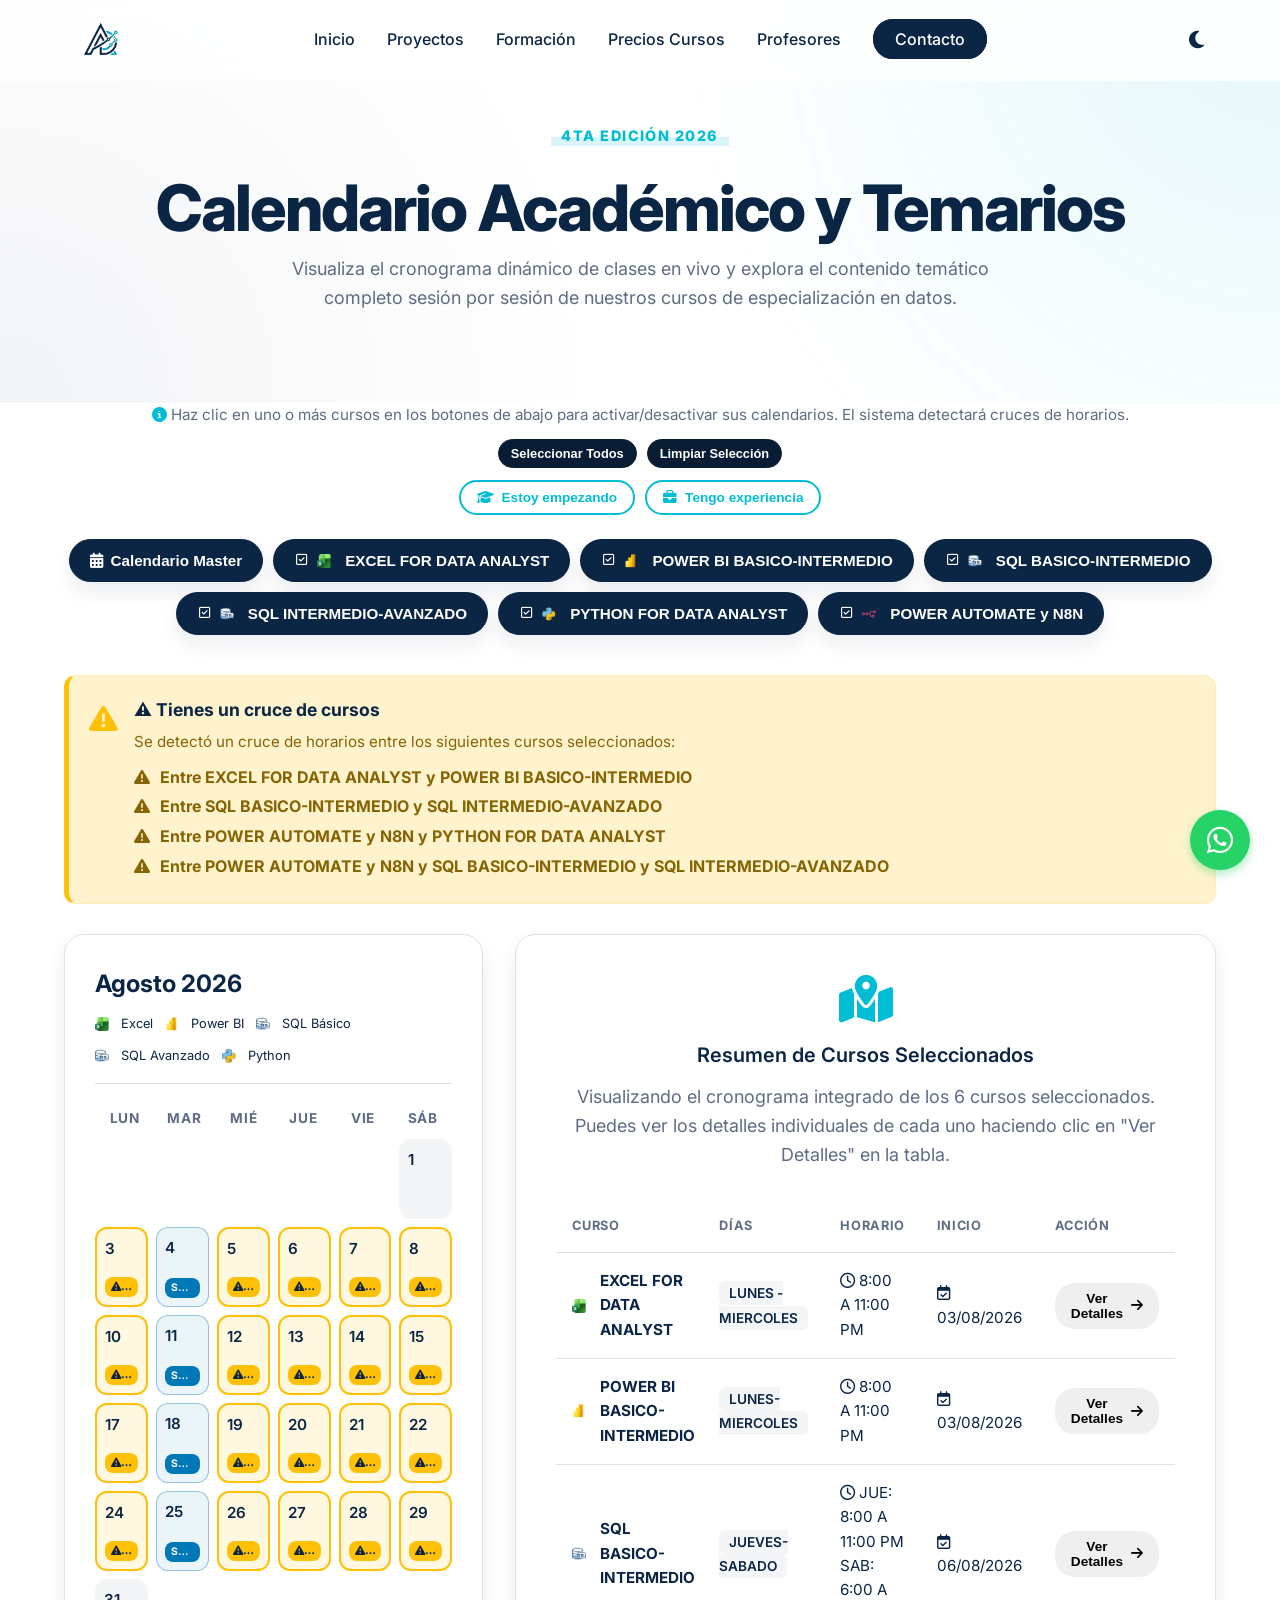
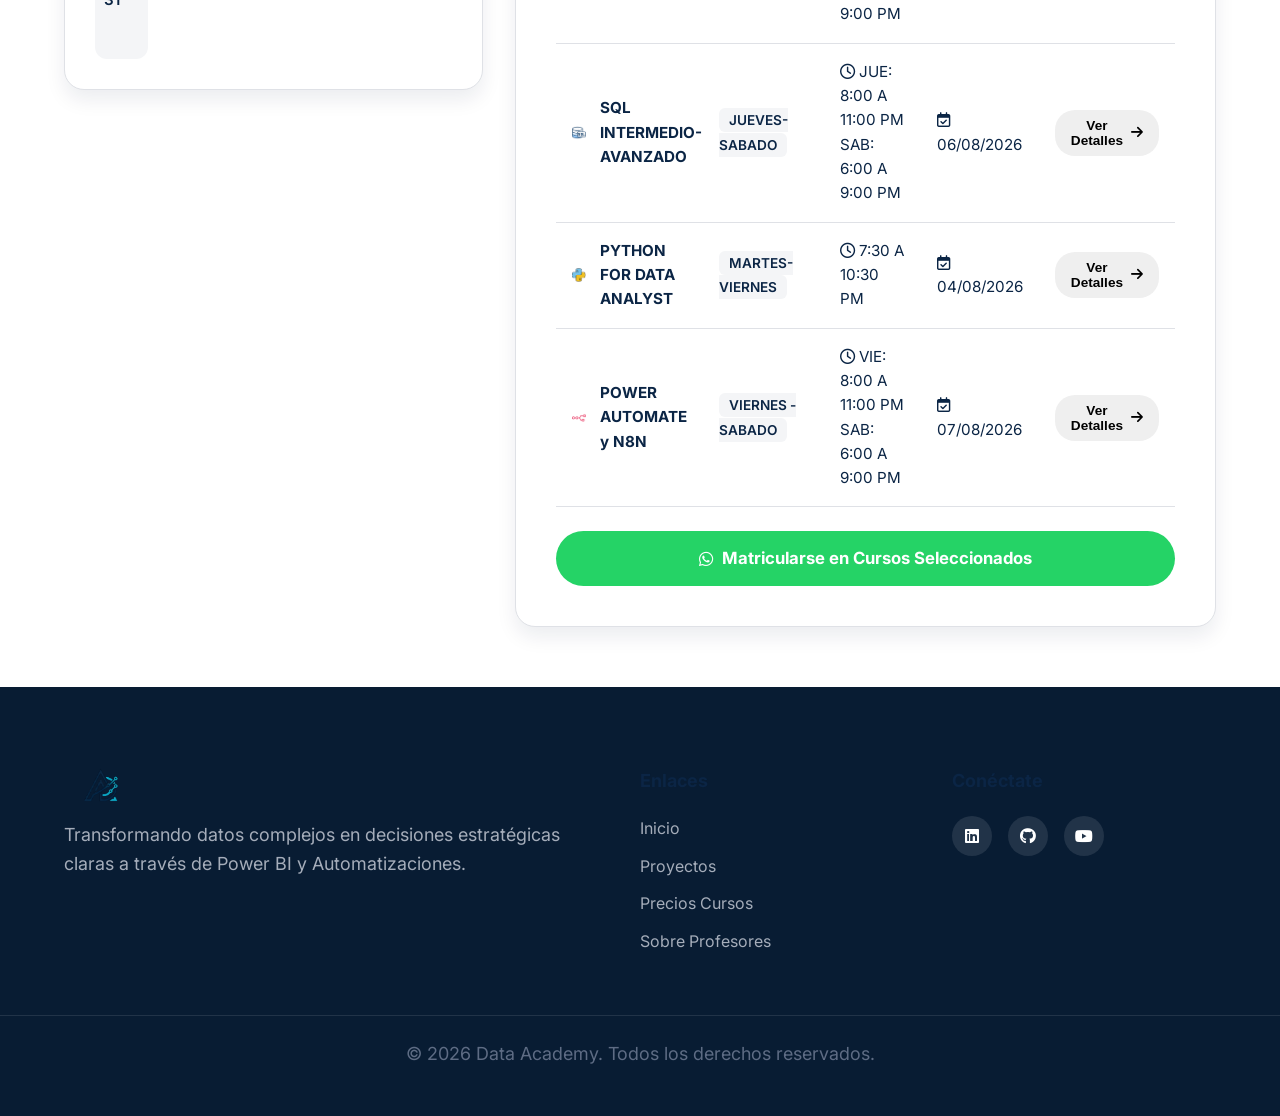
<file: landing-cursos.html>
<!DOCTYPE html>
<html lang="es">

<head>
    <link rel="icon" type="image/png" href="assets/img/logo/logo_pestana.png">
    <script>
        (function () {
            const theme = localStorage.getItem('theme');
            if (theme === 'dark' || (!theme && window.matchMedia('(prefers-color-scheme: dark)').matches)) {
                document.documentElement.classList.add('dark-theme');
            }
        })();
    </script>
    <meta charset="UTF-8">
    <meta name="viewport" content="width=device-width, initial-scale=1.0">
    <title>Calendario Académico y Cursos | Data Academy</title>
    <meta name="description"
        content="Explora el calendario académico de la 4ta edición de cursos en vivo de Data Academy. Excel, SQL, Power BI, Python y Power Automate & n8n.">

    <!-- Google Fonts -->
    <link rel="preconnect" href="https://fonts.googleapis.com">
    <link rel="preconnect" href="https://fonts.gstatic.com" crossorigin>
    <link href="https://fonts.googleapis.com/css2?family=Inter:wght@300;400;500;600;700;800&display=swap" rel="stylesheet">

    <!-- Font Awesome for Icons -->
    <link rel="stylesheet" href="https://cdnjs.cloudflare.com/ajax/libs/font-awesome/6.4.0/css/all.min.css">

    <link rel="stylesheet" href="assets/css/style.css">

    <!-- Custom CSS for Calendar Dashboard -->
    <style>
        /* General Adjustments */
        .calendar-hero {
            padding: 120px 0 60px;
            background: radial-gradient(circle at top right, rgba(0, 188, 212, 0.1), transparent 45%),
                        radial-gradient(circle at bottom left, rgba(11, 37, 69, 0.05), transparent 45%);
            text-align: center;
        }

        .calendar-hero h1 {
            margin-bottom: 12px;
        }

        .calendar-hero p {
            max-width: 700px;
            margin: 0 auto 30px;
        }

        /* Selector Tabs Styling */
        .tabs-container {
            display: flex;
            justify-content: center;
            flex-wrap: wrap;
            gap: 10px;
            margin-bottom: 40px;
        }

        .tab-btn {
            padding: 12px 20px;
            border: 1px solid var(--border-color);
            background-color: var(--card-bg);
            color: var(--text-main);
            font-size: 0.95rem;
            font-weight: 600;
            border-radius: 30px;
            cursor: pointer;
            transition: var(--transition);
            display: inline-flex;
            align-items: center;
            gap: 8px;
            box-shadow: var(--shadow-sm);
        }

        .tab-btn:hover {
            border-color: var(--accent-color);
            transform: translateY(-2px);
        }

        .tab-btn.active {
            background-color: var(--primary-color);
            border-color: var(--primary-color);
            color: #ffffff !important;
            box-shadow: var(--shadow-md);
        }

        html.dark-theme .tab-btn.active {
            background-color: var(--accent-color);
            border-color: var(--accent-color);
            color: var(--primary-dark) !important;
        }

        /* Combo buttons styling with custom interactivity */
        .combo-btn {
            border: 2px solid var(--accent-color) !important;
            background-color: transparent !important;
            color: var(--accent-color) !important;
            transition: var(--transition);
        }
        .combo-btn:hover {
            background-color: rgba(0, 188, 212, 0.1) !important;
            transform: translateY(-2px);
        }
        .combo-btn.active {
            background-color: var(--accent-color) !important;
            color: var(--primary-dark) !important;
            box-shadow: 0 0 15px rgba(0, 188, 212, 0.4);
        }

        .color-dot {
            width: 10px;
            height: 10px;
            border-radius: 50%;
            display: inline-block;
        }

        /* Course specific border highlights for tabs */
        .border-course-excel { border-left: 3px solid #9b5de5; }
        .border-course-pbi { border-left: 3px solid #f1c40f; }
        .border-course-sql-basic { border-left: 3px solid #2ec4b6; }
        .border-course-sql-adv { border-left: 3px solid #00b4d8; }
        .border-course-python { border-left: 3px solid #0077b6; }
        .border-course-automate { border-left: 3px solid #f05a28; }

        /* Dashboard Workspace Grid */
        .dashboard-grid {
            display: grid;
            grid-template-columns: 1.2fr 0.8fr;
            gap: 32px;
            margin-bottom: 60px;
            align-items: start;
        }

        @media (max-width: 992px) {
            .dashboard-grid {
                grid-template-columns: 1fr;
            }
        }

        /* Calendar Card Styling */
        .calendar-card {
            background: var(--card-bg);
            border: 1px solid var(--border-color);
            border-radius: 20px;
            box-shadow: var(--shadow-md);
            padding: 30px;
            overflow: visible; /* Permits tooltips to display without clipping */
        }

        .calendar-header {
            display: flex;
            justify-content: space-between;
            align-items: center;
            margin-bottom: 24px;
            border-bottom: 1px solid var(--border-color);
            padding-bottom: 16px;
        }

        .calendar-header h3 {
            margin-bottom: 0;
            font-size: 1.5rem;
            font-weight: 700;
        }

        .calendar-legend {
            display: flex;
            flex-wrap: wrap;
            gap: 12px;
            font-size: 0.8rem;
            margin-top: 10px;
        }

        .legend-item {
            display: flex;
            align-items: center;
            gap: 6px;
        }

        /* Calendar Day Grid */
        .calendar-weekdays {
            display: grid;
            grid-template-columns: repeat(6, minmax(0, 1fr));
            text-align: center;
            font-weight: 700;
            font-size: 0.85rem;
            color: var(--text-muted);
            margin-bottom: 10px;
            text-transform: uppercase;
            letter-spacing: 0.05em;
        }

        .calendar-grid {
            display: grid;
            grid-template-columns: repeat(6, minmax(0, 1fr));
            gap: 8px;
        }

        /* Technology Logo Indicators */
        .tech-logo-indicator {
            width: 14px;
            height: 14px;
            object-fit: contain;
            vertical-align: middle;
            margin-right: 6px;
            border-radius: 2px;
        }

        .multi-class-indicators {
            display: flex;
            justify-content: center;
            align-items: center;
            gap: 4px;
            margin-top: auto;
            width: 100%;
        }

        .multi-class-indicators img {
            width: 14px;
            height: 14px;
            object-fit: contain;
        }

        .calendar-day {
            background-color: var(--bg-light);
            border-radius: 12px;
            min-height: 80px; /* Uniform height to prevent row misalignment */
            padding: 8px;
            display: flex;
            flex-direction: column;
            justify-content: space-between;
            position: relative;
            transition: var(--transition);
            border: 1px solid transparent;
        }

        html.dark-theme .calendar-day {
            background-color: rgba(255,255,255,0.03);
        }

        .calendar-day.empty {
            background-color: transparent !important;
            border: none !important;
            pointer-events: none;
        }

        .day-number {
            font-size: 0.95rem;
            font-weight: 600;
            color: var(--text-main);
            align-self: flex-start;
        }

        .calendar-day.has-class {
            cursor: pointer;
        }

        .calendar-day.has-class:hover {
            transform: scale(1.05);
            z-index: 10;
            box-shadow: var(--shadow-md);
        }

        .class-badge {
            font-size: 0.65rem;
            font-weight: 700;
            padding: 2px 6px;
            border-radius: 8px;
            margin-top: auto;
            text-align: center;
            width: 100%;
            white-space: nowrap;
            overflow: hidden;
            text-overflow: ellipsis;
        }

        /* Responsive Tooltip Styling (Zero Overflow) */
        .calendar-tooltip {
            position: absolute;
            bottom: 115%;
            left: 50%;
            transform: translateX(-50%) translateY(5px);
            width: 210px;
            background: #0b2545;
            color: #ffffff;
            padding: 10px 12px;
            border-radius: 10px;
            box-shadow: var(--shadow-lg), 0 8px 20px rgba(0,0,0,0.4);
            z-index: 999;
            opacity: 0;
            visibility: hidden;
            transition: opacity 0.15s ease-in-out, transform 0.15s ease-in-out;
            pointer-events: none;
            border: 1px solid rgba(255,255,255,0.15);
            font-size: 0.75rem;
            line-height: 1.4;
            text-align: left;
        }

        /* Tooltip alignments by column index */
        .calendar-day.tooltip-left .calendar-tooltip {
            left: 0;
            transform: translateX(0) translateY(5px);
        }
        .calendar-day.tooltip-left:hover .calendar-tooltip {
            transform: translateX(0) translateY(0);
        }

        .calendar-day.tooltip-right .calendar-tooltip {
            left: auto;
            right: 0;
            transform: translateX(0) translateY(5px);
        }
        .calendar-day.tooltip-right:hover .calendar-tooltip {
            transform: translateX(0) translateY(0);
        }

        .calendar-day:not(.tooltip-left):not(.tooltip-right) .calendar-tooltip {
            left: 50%;
            transform: translateX(-50%) translateY(5px);
        }
        .calendar-day:not(.tooltip-left):not(.tooltip-right):hover .calendar-tooltip {
            transform: translateX(-50%) translateY(0);
        }

        .calendar-day:hover .calendar-tooltip {
            opacity: 1;
            visibility: visible;
        }

        .tooltip-header {
            font-size: 0.85rem;
            font-weight: 800;
            border-bottom: 1px solid rgba(255,255,255,0.1);
            padding-bottom: 6px;
            margin-bottom: 8px;
            text-transform: uppercase;
            letter-spacing: 0.03em;
        }

        .tooltip-body {
            font-size: 0.8rem;
            line-height: 1.4;
        }

        .tooltip-desc {
            display: block;
            margin-top: 4px;
            color: #a5adba;
            font-style: italic;
        }

        /* Dynamic Theme-safe Text Colors (AAA Contrast) */
        :root {
            --excel-text: #7209b7;
            --pbi-text: #996500;
            --sql-basic-text: #007a6e;
            --sql-adv-text: #006880;
            --python-text: #005086;
            --automate-text: #e64a19;
        }

        html.dark-theme {
            --excel-text: #d8b4fe;
            --pbi-text: #fef08a;
            --sql-basic-text: #6ee7b7;
            --sql-adv-text: #7dd3fc;
            --python-text: #93c5fd;
            --automate-text: #ff8a65;
        }

        /* Course colors */
        .course-excel {
            background-color: rgba(155, 93, 229, 0.08) !important;
            border: 1px solid rgba(155, 93, 229, 0.4) !important;
        }
        .course-excel .class-badge {
            background-color: #9b5de5 !important;
            color: #ffffff !important;
        }
        .font-course-excel { color: var(--excel-text) !important; }

        .course-pbi {
            background-color: rgba(241, 196, 15, 0.08) !important;
            border: 1px solid rgba(241, 196, 15, 0.4) !important;
        }
        .course-pbi .class-badge {
            background-color: #f1c40f !important;
            color: #0b2545 !important;
        }
        .font-course-pbi { color: var(--pbi-text) !important; }

        .course-sql-basic {
            background-color: rgba(46, 196, 182, 0.08) !important;
            border: 1px solid rgba(46, 196, 182, 0.4) !important;
        }
        .course-sql-basic .class-badge {
            background-color: #2ec4b6 !important;
            color: #ffffff !important;
        }
        .font-course-sql-basic { color: var(--sql-basic-text) !important; }

        .course-sql-adv {
            background-color: rgba(0, 180, 216, 0.08) !important;
            border: 1px solid rgba(0, 180, 216, 0.4) !important;
        }
        .course-sql-adv .class-badge {
            background-color: #00b4d8 !important;
            color: #ffffff !important;
        }
        .font-course-sql-adv { color: var(--sql-adv-text) !important; }

        .course-python {
            background-color: rgba(0, 119, 182, 0.08) !important;
            border: 1px solid rgba(0, 119, 182, 0.4) !important;
        }
        .course-python .class-badge {
            background-color: #0077b6 !important;
            color: #ffffff !important;
        }
        .font-course-python { color: var(--python-text) !important; }

        .course-automate {
            background-color: rgba(240, 90, 40, 0.08) !important;
            border: 1px solid rgba(240, 90, 40, 0.4) !important;
        }
        .course-automate .class-badge {
            background-color: #f05a28 !important;
            color: #ffffff !important;
        }
        .font-course-automate { color: var(--automate-text) !important; }

        /* Style for conflict cells (cruces) */
        .calendar-day.cruce-conflict {
            background-color: rgba(255, 193, 7, 0.12) !important;
            border: 2px solid #ffc107 !important;
        }

        html.dark-theme .calendar-day.cruce-conflict {
            background-color: rgba(255, 193, 7, 0.22) !important;
            border: 2px solid #ffc107 !important;
        }

        .cruce-conflict .class-badge {
            background-color: #ffc107 !important;
            color: #0b2545 !important;
            font-weight: 800 !important;
        }

        /* Cruce Alert Box Styling */
        .cruce-alert-box {
            background-color: #fff3cd;
            border: 1px solid #ffeeba;
            border-left: 5px solid #ffc107;
            color: #856404;
            padding: 20px;
            border-radius: 12px;
            margin-bottom: 30px;
            display: flex;
            gap: 16px;
            align-items: flex-start;
            animation: fadeIn 0.4s ease-out;
        }

        html.dark-theme .cruce-alert-box {
            background-color: rgba(255, 193, 7, 0.15);
            border: 1px solid rgba(255, 193, 7, 0.3);
            border-left: 5px solid #ffc107;
            color: #ffe082;
        }

        .cruce-alert-icon {
            font-size: 1.8rem;
            color: #ffc107;
        }

        .cruce-alert-content h4 {
            margin-bottom: 6px;
            font-weight: 700;
            font-size: 1.1rem;
            color: #856404;
            margin-top: 0;
        }

        html.dark-theme .cruce-alert-content h4 {
            color: #ffe082;
        }

        .cruce-alert-content p {
            margin-bottom: 10px;
            font-size: 0.95rem;
            color: inherit;
        }

        .cruce-alert-content ul {
            padding-left: 20px;
            margin-bottom: 0;
            list-style: disc;
            font-size: 0.9rem;
            color: inherit;
        }

        .cruce-alert-content li {
            margin-bottom: 4px;
        }

        @keyframes fadeIn {
            from { opacity: 0; transform: translateY(-5px); }
            to { opacity: 1; transform: translateY(0); }
        }

        /* Active/inactive button states in tabs */
        .tab-btn {
            position: relative;
        }
        .tab-btn .check-icon {
            font-size: 0.8rem;
            margin-right: 2px;
            display: none;
        }
        .tab-btn.active .check-icon {
            display: inline-block;
        }

        /* Multiple courses today styling */
        .calendar-day.multiple-classes {
            background: linear-gradient(135deg, rgba(11, 37, 69, 0.05) 0%, rgba(0, 188, 212, 0.05) 100%) !important;
            border: 1.5px dashed var(--primary-light) !important;
        }

        html.dark-theme .calendar-day.multiple-classes {
            background: linear-gradient(135deg, rgba(19, 64, 116, 0.15) 0%, rgba(0, 188, 212, 0.1) 100%) !important;
            border: 1.5px dashed var(--accent-color) !important;
        }

        .multi-class-indicators {
            display: flex;
            justify-content: center;
            gap: 4px;
            margin-top: auto;
            width: 100%;
        }

        .class-dot {
            width: 6px;
            height: 6px;
            border-radius: 50%;
            display: inline-block;
        }
        .class-dot.course-excel { background-color: #9b5de5 !important; }
        .class-dot.course-pbi { background-color: #f1c40f !important; }
        .class-dot.course-sql-basic { background-color: #2ec4b6 !important; }
        .class-dot.course-sql-adv { background-color: #00b4d8 !important; }
        .class-dot.course-python { background-color: #0077b6 !important; }
        .class-dot.course-automate { background-color: #f05a28 !important; }

        .multi-tooltip-row {
            padding: 6px 0;
            border-bottom: 1px solid rgba(255,255,255,0.06);
        }
        .multi-tooltip-row:last-child {
            border-bottom: none;
            padding-bottom: 0;
        }

        .bullet-course-excel { color: #9b5de5; }
        .bullet-course-pbi { color: #f1c40f; }
        .bullet-course-sql-basic { color: #2ec4b6; }
        .bullet-course-sql-adv { color: #00b4d8; }
        .bullet-course-python { color: #0077b6; }
        .bullet-course-automate { color: #f05a28; }

        /* Course Detail Card Styling */
        .info-card {
            background: var(--card-bg);
            border: 1px solid var(--border-color);
            border-radius: 20px;
            box-shadow: var(--shadow-md);
            padding: 30px;
            display: grid;
            gap: 20px;
        }

        .info-card h3 {
            font-size: 1.6rem;
            font-weight: 700;
            margin-bottom: 4px;
            color: var(--primary-color);
        }

        html.dark-theme .info-card h3 {
            color: var(--accent-color);
        }

        .info-meta-grid {
            display: grid;
            grid-template-columns: 1fr 1fr;
            gap: 16px;
            background: var(--bg-light);
            padding: 20px;
            border-radius: 12px;
            border: 1px solid var(--border-color);
        }

        html.dark-theme .info-meta-grid {
            background: rgba(255,255,255,0.02);
        }

        .meta-item {
            display: flex;
            flex-direction: column;
            gap: 4px;
        }

        .meta-item span.label {
            font-size: 0.75rem;
            color: var(--text-muted);
            text-transform: uppercase;
            font-weight: 700;
            letter-spacing: 0.05em;
        }

        .meta-item span.value {
            font-weight: 600;
            font-size: 0.95rem;
            color: var(--text-main);
        }

        .info-flyer-copy {
            border-left: 3px solid var(--accent-color);
            padding-left: 16px;
            font-size: 0.95rem;
            color: var(--text-muted);
        }

        .info-flyer-copy ul {
            margin-top: 10px;
            display: flex;
            flex-direction: column;
            gap: 8px;
        }

        .info-flyer-copy li {
            display: flex;
            align-items: center;
            gap: 8px;
        }

        .text-accent {
            color: var(--accent-color);
        }

        /* Syllabus Accordion */
        .syllabus-section {
            margin-top: 20px;
        }

        .syllabus-section h3 {
            font-size: 1.8rem;
            font-weight: 700;
            margin-bottom: 24px;
            text-align: center;
        }

        .syllabus-accordion {
            max-width: 900px;
            margin: 0 auto;
            display: grid;
            gap: 16px;
        }

        .syllabus-card {
            background: var(--card-bg);
            border: 1px solid var(--border-color);
            border-radius: 16px;
            overflow: hidden;
            transition: var(--transition);
        }

        .syllabus-card-header {
            padding: 20px 24px;
            display: flex;
            align-items: center;
            justify-content: space-between;
            cursor: pointer;
            gap: 16px;
            user-select: none;
        }

        .class-num-bubble {
            padding: 6px 12px;
            border-radius: 8px;
            font-size: 0.8rem;
            font-weight: 800;
            color: #ffffff !important;
            white-space: nowrap;
        }

        /* Solid backgrounds for syllabus accordion bubbles */
        .class-num-bubble.course-excel { background-color: #9b5de5 !important; }
        .class-num-bubble.course-pbi { background-color: #f1c40f !important; color: #0b2545 !important; }
        .class-num-bubble.course-sql-basic { background-color: #2ec4b6 !important; }
        .class-num-bubble.course-sql-adv { background-color: #00b4d8 !important; }
        .class-num-bubble.course-python { background-color: #0077b6 !important; }
        .class-num-bubble.course-automate { background-color: #f05a28 !important; }

        /* Light Mode headings contrast */
        html:not(.dark-theme) h2,
        html:not(.dark-theme) h3,
        html:not(.dark-theme) h4 {
            color: #0b2545 !important;
        }

        .syllabus-header-text {
            flex-grow: 1;
        }

        .syllabus-header-text h4 {
            font-size: 1.1rem;
            font-weight: 700;
            color: var(--text-main);
            margin-bottom: 2px;
        }

        .class-date-label {
            font-size: 0.85rem;
            color: var(--text-muted);
            font-weight: 500;
        }

        .accordion-icon {
            color: var(--text-muted);
            transition: transform 0.3s ease;
        }

        .syllabus-card.active .accordion-icon {
            transform: rotate(180deg);
            color: var(--accent-color);
        }

        .syllabus-card-body {
            padding: 0 24px;
            max-height: 0;
            overflow: hidden;
            transition: all 0.3s cubic-bezier(0.25, 0.8, 0.25, 1);
            opacity: 0;
        }

        .syllabus-card.active .syllabus-card-body {
            padding: 0 24px 24px;
            max-height: 200px;
            opacity: 1;
        }

        .syllabus-card-body p {
            font-size: 0.95rem;
            color: var(--text-muted);
            margin-bottom: 12px;
            line-height: 1.6;
        }

        .session-meta {
            font-size: 0.85rem;
            color: var(--text-muted);
            display: flex;
            gap: 16px;
        }

        /* Master Placeholder Style */
        .master-placeholder {
            background: var(--card-bg);
            border: 1px solid var(--border-color);
            border-radius: 20px;
            box-shadow: var(--shadow-md);
            padding: 40px;
            text-align: center;
        }

        .master-table-wrapper {
            margin-top: 30px;
            overflow-x: auto;
        }

        .master-table {
            width: 100%;
            border-collapse: collapse;
            text-align: left;
            font-size: 0.95rem;
        }

        .master-table th, .master-table td {
            padding: 16px;
            border-bottom: 1px solid var(--border-color);
        }

        .master-table th {
            font-weight: 700;
            color: var(--text-muted);
            text-transform: uppercase;
            font-size: 0.8rem;
            letter-spacing: 0.05em;
        }

        .course-name-cell {
            display: flex;
            align-items: center;
            gap: 8px;
        }

        .days-badge {
            background-color: var(--bg-light);
            color: var(--text-main);
            padding: 4px 10px;
            border-radius: 6px;
            font-size: 0.85rem;
            font-weight: 600;
        }

        .edition-badge {
            background-color: rgba(0, 188, 212, 0.1);
            color: var(--accent-color);
            padding: 4px 10px;
            border-radius: 6px;
            font-size: 0.85rem;
            font-weight: 700;
        }

        .btn-sm {
            padding: 8px 16px;
            font-size: 0.85rem;
            border-radius: 20px;
        }

        .btn-whatsapp {
            background-color: var(--secondary-color) !important;
            color: white !important;
        }
        .btn-whatsapp:hover {
            background-color: #20b858 !important;
            box-shadow: 0 4px 15px rgba(37,211,102,0.3) !important;
        }

        /* Mobile-First Responsive Calendar overrides */
        @media (max-width: 1024px) {
            .dashboard-grid {
                grid-template-columns: 1fr;
            }
        }

        @media (max-width: 768px) {
            .container {
                padding: 0 10px !important;
            }
            .calendar-card {
                padding: 10px !important;
                border-radius: 12px !important;
                overflow: visible !important;
            }
            .calendar-header h3 {
                font-size: 1.2rem;
            }
            .calendar-legend {
                gap: 6px;
            }
            .legend-item {
                font-size: 0.72rem;
            }
            .calendar-weekdays {
                font-size: 0.72rem;
            }
            .calendar-grid {
                gap: 4px !important;
            }
            .calendar-day {
                padding: 2px 4px !important;
                border-radius: 6px !important;
                min-height: 52px !important;
            }
            .day-number {
                font-size: 0.7rem !important;
            }
            .class-badge {
                font-size: 0.5rem !important;
                padding: 1px 0px !important;
                margin-bottom: 2px !important;
                border-radius: 2px !important;
            }
            .class-badge .desktop-text {
                display: none !important;
            }
            .class-badge .mobile-text {
                display: inline !important;
            }
            .tab-btn {
                padding: 8px 12px !important;
                font-size: 0.8rem !important;
            }
            .combo-btn {
                padding: 6px 12px !important;
                font-size: 0.75rem !important;
            }
        }

        @media (max-width: 480px) {
            .container {
                padding: 0 6px !important;
            }
            .calendar-card {
                padding: 6px !important;
            }
            .calendar-day {
                min-height: 46px !important;
            }
        }
    </style>
</head>

<body>
    <!-- Navbar -->
    <nav class="navbar" id="navbar">
        <div class="container nav-container">
            <a href="index.html" class="logo">
                <img src="assets/img/logo/logo_claro.png" class="logo-light" alt="Data Academy">
                <img src="assets/img/logo/logo_oscuro.png" class="logo-dark" alt="Data Academy">
            </a>
            <ul class="nav-links">
                <li><a href="index.html#inicio">Inicio</a></li>
                <li><a href="index.html#proyectos">Proyectos</a></li>
                <li><a href="index.html#formacion">Formación</a></li>
                <li><a href="landing-ventas.html">Precios Cursos</a></li>
                <li><a href="pages/biografia.html">Profesores</a></li>
                <li><a href="index.html#contacto" class="btn-primary-outline">Contacto</a></li>
            </ul>
            <button id="theme-toggle" class="theme-toggle-btn" aria-label="Cambiar tema">
                <i class="fas fa-moon"></i>
            </button>
            <div class="hamburger">
                <i class="fas fa-bars"></i>
            </div>
        </div>
    </nav>

    <!-- Hero Section -->
    <header class="calendar-hero">
        <div class="container">
            <span class="highlight" style="font-weight: 800; font-size: 0.9rem; text-transform: uppercase; letter-spacing: 0.1em; padding: 4px 10px; margin-bottom: 12px; border-radius: 4px;">4TA EDICIÓN 2026</span>
            <h1 style="margin-top: 10px;">Calendario Académico y Temarios</h1>
            <p>Visualiza el cronograma dinámico de clases en vivo y explora el contenido temático completo sesión por sesión de nuestros cursos de especialización en datos.</p>
        </div>
    </header>

    <!-- Dashboard Core Container -->
    <main class="container">
        <!-- Instrucciones y Controles de Selección -->
        <div style="margin-bottom: 24px; text-align: center;">
            <p style="font-size: 0.95rem; color: var(--text-muted); margin-bottom: 12px;">
                <i class="fas fa-info-circle text-accent"></i> Haz clic en uno o más cursos en los botones de abajo para activar/desactivar sus calendarios. El sistema detectará cruces de horarios.
            </p>
            <div style="display: flex; gap: 10px; justify-content: center; flex-wrap: wrap; margin-bottom: 12px;">
                <button class="btn btn-sm btn-secondary" id="btn-select-all" style="padding: 6px 12px; font-size: 0.8rem;">Seleccionar Todos</button>
                <button class="btn btn-sm btn-secondary" id="btn-clear-selection" style="padding: 6px 12px; font-size: 0.8rem;">Limpiar Selección</button>
            </div>
            <div style="display: flex; gap: 10px; justify-content: center; flex-wrap: wrap;">
                <button class="btn btn-sm combo-btn" id="btn-combo-analista"><i class="fas fa-graduation-cap"></i> Estoy empezando</button>
                <button class="btn btn-sm combo-btn" id="btn-combo-engineer"><i class="fas fa-briefcase"></i> Tengo experiencia</button>
            </div>
        </div>

        <!-- Selector Tabs -->
        <div class="tabs-container" id="course-selector-tabs">
            <!-- Populated dynamically via JS -->
            <button class="tab-btn active"><i class="fas fa-spinner fa-spin"></i> Cargando Cursos...</button>
        </div>

        <!-- Alerta de Cruce de Horarios (Amarillo) -->
        <div class="cruce-alert-box" id="cruce-alert-box" style="display: none;">
            <div class="cruce-alert-icon">
                <i class="fas fa-exclamation-triangle"></i>
            </div>
            <div class="cruce-alert-content">
                <h4>⚠️ Tienes un cruce de cursos</h4>
                <p id="cruce-alert-message">Se detectó un cruce de horarios entre los siguientes cursos seleccionados:</p>
                <div id="cruce-alert-courses-list" style="font-weight: 700; margin-top: 8px; line-height: 1.6;">
                    <!-- Populated dynamically via JS -->
                </div>
            </div>
        </div>

        <!-- Dashboard Grid (Calendar + Context Cards) -->
        <div class="dashboard-grid">
            <!-- Left Side: Interactive Calendar -->
            <div class="calendar-card" id="calendar-card-wrapper">
                <div class="calendar-header">
                    <div>
                        <h3>Agosto 2026</h3>
                        <div class="calendar-legend" id="calendar-legend-container">
                            <div class="legend-item"><img src="assets/img/formation/3Excel.png" class="tech-logo-indicator" alt="Excel"> Excel</div>
                            <div class="legend-item"><img src="assets/img/formation/4Powerbi.png" class="tech-logo-indicator" alt="Power BI"> Power BI</div>
                            <div class="legend-item"><img src="assets/img/formation/sql.png" class="tech-logo-indicator" alt="SQL Básico"> SQL Básico</div>
                            <div class="legend-item"><img src="assets/img/formation/sql.png" class="tech-logo-indicator" alt="SQL Avanzado"> SQL Avanzado</div>
                            <div class="legend-item"><img src="assets/img/formation/5Python.png" class="tech-logo-indicator" alt="Python"> Python</div>
                        </div>
                    </div>
                </div>

                <div class="calendar-weekdays">
                    <div>Lun</div>
                    <div>Mar</div>
                    <div>Mié</div>
                    <div>Jue</div>
                    <div>Vie</div>
                    <div>Sáb</div>
                </div>

                <div class="calendar-grid" id="calendar-grid">
                    <!-- Populated dynamically via JS -->
                </div>
            </div>

            <!-- Right Side: Details / Table view -->
            <div class="details-side-container">
                <!-- Course Details Card (Active when course selected) -->
                <div class="info-card" id="course-info-card" style="display: none;">
                    <div>
                        <h3 id="info-course-name" style="margin-top: 8px;">Nombre del Curso</h3>
                        <p id="info-classroom-name" class="font-course-excel" style="font-weight: 700; font-size: 0.85rem; margin-top: 4px; display: inline-flex; align-items: center; gap: 6px;"><i class="fas fa-chalkboard-teacher"></i> Aula</p>
                    </div>

                    <div class="info-meta-grid">
                        <div class="meta-item">
                            <span class="label">Horario</span>
                            <span class="value" id="info-horario">-</span>
                        </div>
                        <div class="meta-item">
                            <span class="label">Días</span>
                            <span class="value" id="info-dias">-</span>
                        </div>
                        <div class="meta-item">
                            <span class="label">Inicio</span>
                            <span class="value" id="info-inicio">-</span>
                        </div>
                        <div class="meta-item">
                            <span class="label">Sesiones</span>
                            <span class="value">8 Clases en Vivo</span>
                        </div>
                    </div>

                    <div>
                        <h4 style="margin-bottom: 8px; font-weight: 700; font-size: 1rem;"><i class="fas fa-bullhorn text-accent"></i> Copia de Flyer</h4>
                        <div class="info-flyer-copy">
                            <ul id="info-copy-flyer" style="list-style: none; padding-left: 0; margin-bottom: 0;">
                                <!-- Flyer items populated dynamically -->
                            </ul>
                        </div>
                    </div>

                    <a href="#" target="_blank" class="btn btn-whatsapp" id="info-whatsapp-cta" style="margin-top: 10px; width: 100%;">
                        <i class="fab fa-whatsapp"></i> Inscribirme en WhatsApp
                    </a>
                </div>

                <!-- Master Placeholder (Active when viewing consolidated calendar) -->
                <div class="master-placeholder" id="master-info-placeholder">
                    <i class="fas fa-map-marked-alt" style="font-size: 3rem; color: var(--accent-color); margin-bottom: 16px;"></i>
                    <h3>Resumen Master de Cursos</h3>
                    <p>Estás en el Calendario Master. Selecciona un curso específico en las pestañas superiores para ver su temario sesión por sesión y calcular sus clases específicas.</p>
                    
                    <div class="master-table-wrapper">
                        <table class="master-table">
                            <thead>
                                <tr>
                                    <th>Curso</th>
                                    <th>Días</th>
                                    <th>Horario</th>
                                    <th>Inicio</th>
                                    <th>Acción</th>
                                </tr>
                            </thead>
                            <tbody id="master-table-body">
                                <!-- Populated dynamically via JS -->
                            </tbody>
                        </table>
                    </div>

                    <!-- Dynamic WhatsApp Checkout Button for Multi-selection -->
                    <div id="master-whatsapp-cta-container" style="margin-top: 24px; display: none;">
                        <a href="#" target="_blank" class="btn btn-whatsapp" id="master-whatsapp-cta" style="display: flex; align-items: center; justify-content: center; gap: 8px; width: 100%; padding: 14px 20px; font-size: 1.05rem; font-weight: 700; border-radius: 30px;">
                            <i class="fab fa-whatsapp"></i> Matricularse en Cursos Seleccionados
                        </a>
                    </div>
                </div>
            </div>
        </div>

        <!-- Syllabus Accordion (Active when course selected) -->
        <section class="syllabus-section fade-in" id="course-syllabus-section" style="display: none;">
            <h3>Syllabus Detallado (8 Clases)</h3>
            <div class="syllabus-accordion" id="syllabus-accordion-container">
                <!-- Populated dynamically via JS -->
            </div>
        </section>
    </main>

    <!-- Footer -->
    <footer id="contacto">
        <div class="container footer-content">
            <div class="footer-brand">
                <a href="#" class="logo">
                    <img src="assets/img/logo/logo_claro.png" class="logo-light" alt="Data Academy">
                    <img src="assets/img/logo/logo_oscuro.png" class="logo-dark" alt="Data Academy">
                </a>
                <p>Transformando datos complejos en decisiones estratégicas claras a través de Power BI y Automatizaciones.</p>
            </div>
            <div class="footer-links">
                <h4>Enlaces</h4>
                <ul>
                    <li><a href="index.html#inicio">Inicio</a></li>
                    <li><a href="index.html#proyectos">Proyectos</a></li>
                    <li><a href="landing-ventas.html">Precios Cursos</a></li>
                    <li><a href="pages/biografia.html">Sobre Profesores</a></li>
                </ul>
            </div>
            <div class="footer-social">
                <h4>Conéctate</h4>
                <div class="social-icons">
                    <a href="#"><i class="fab fa-linkedin"></i></a>
                    <a href="#"><i class="fab fa-github"></i></a>
                    <a href="#"><i class="fab fa-youtube"></i></a>
                </div>
            </div>
        </div>
        <div class="footer-bottom">
            <p>&copy; 2026 Data Academy. Todos los derechos reservados.</p>
        </div>
    </footer>

    <!-- Floating WhatsApp -->
    <a href="https://api.whatsapp.com/send/?phone=51904882577&text=Hola%2C%20estoy%20interesado%20en%20capacitarme&type=phone_number&app_absent=0"
        class="whatsapp-float" target="_blank" aria-label="Chat en WhatsApp">
        <i class="fab fa-whatsapp"></i>
    </a>

    <!-- Scripts -->
    <script src="assets/js/script.js"></script>
    <script src="assets/js/landing-cursos.js"></script>
</body>

</html>
</file>
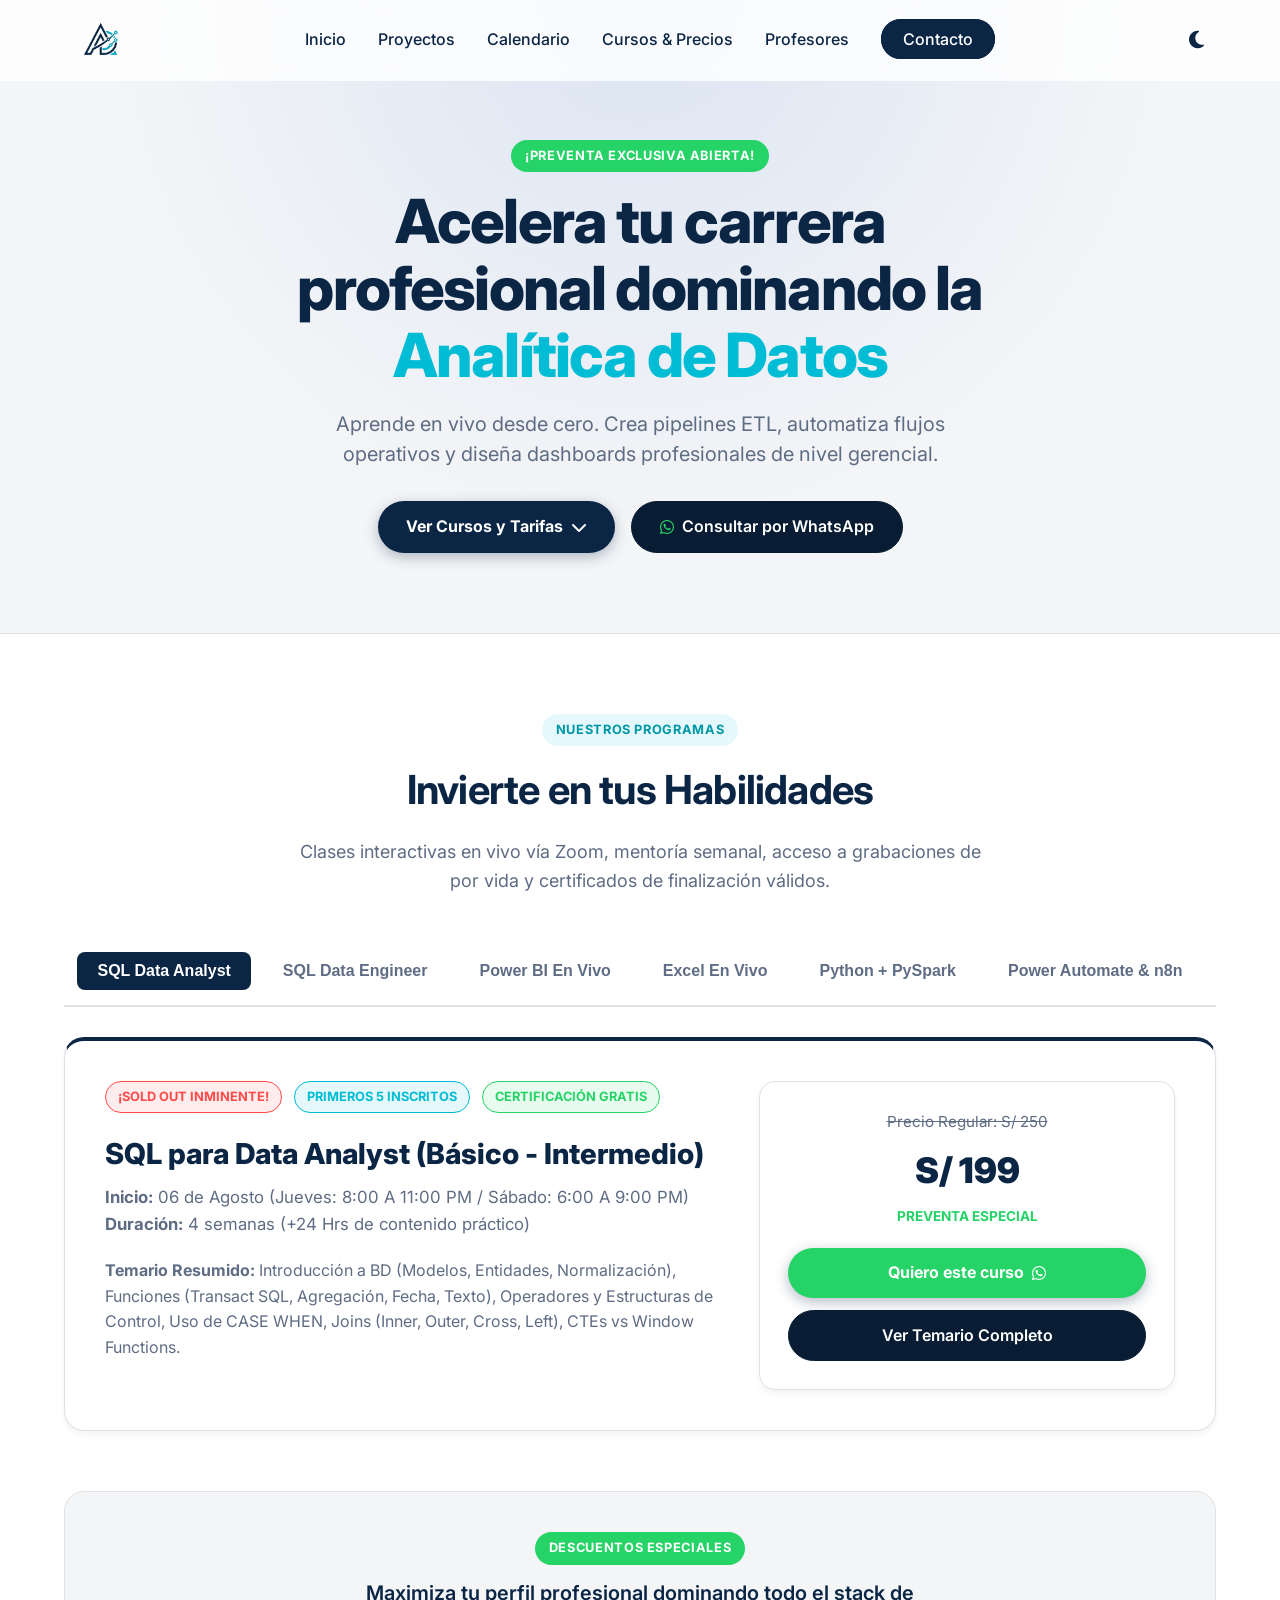
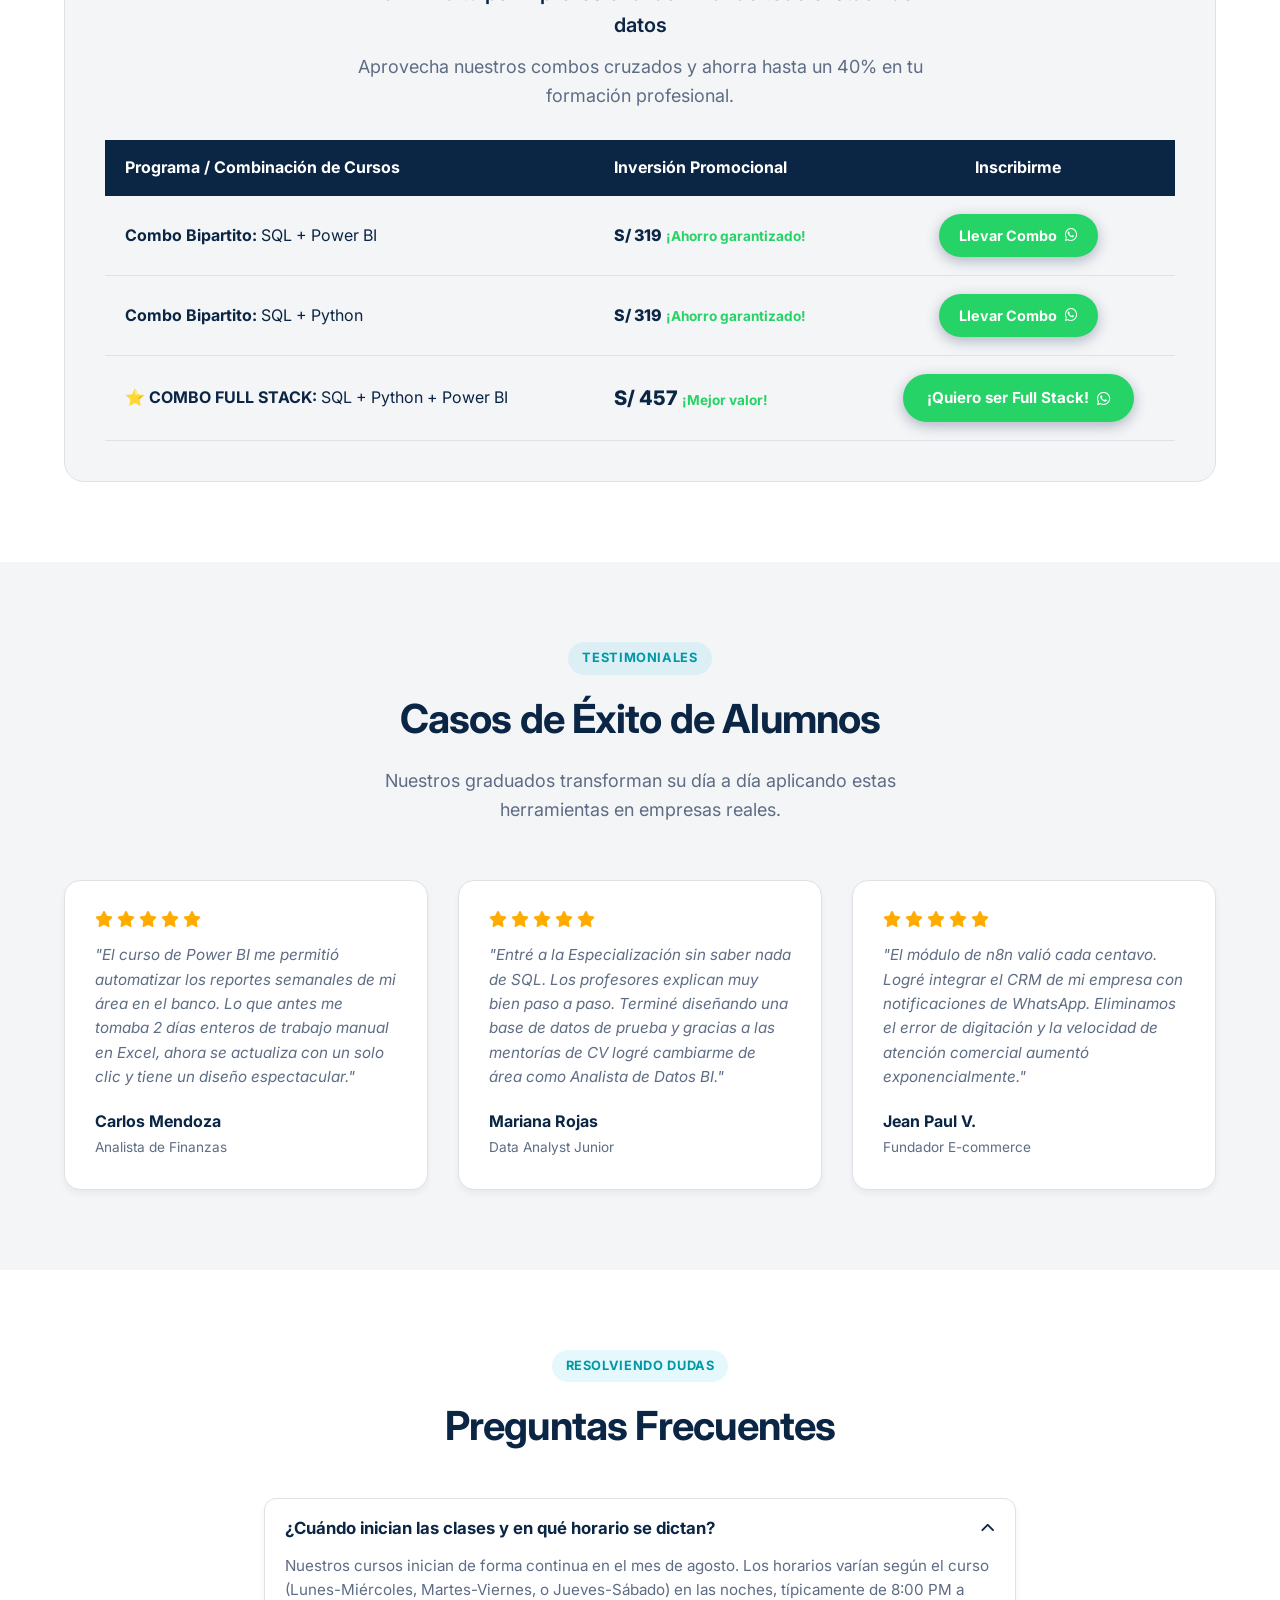
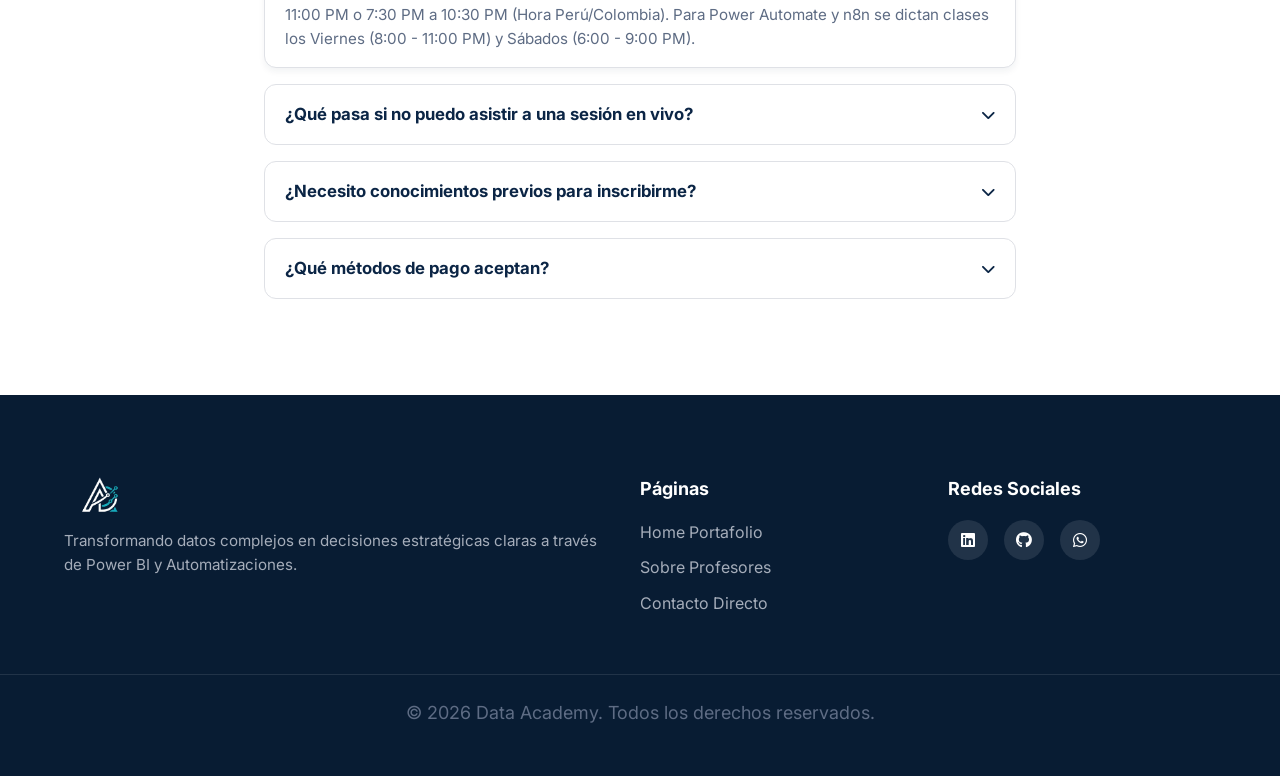
<file: landing-ventas.html>
<!DOCTYPE html>
<html lang="es">

<head>
    <link rel="icon" type="image/png" href="assets/img/logo/logo_pestana.png">
    <script>
        (function () {
            const theme = localStorage.getItem('theme');
            if (theme === 'dark' || (!theme && window.matchMedia('(prefers-color-scheme: dark)').matches)) {
                document.documentElement.classList.add('dark-theme');
            }
        })();
    </script>
    <meta charset="UTF-8">
    <meta name="viewport" content="width=device-width, initial-scale=1.0">
    <title>Inscripciones Abiertas | Data Academy</title>
    <meta name="description"
        content="Venta de cursos en vivo y especializaciones en Power BI, SQL, Power Automate y n8n en Data Academy. Precios de preventa disponibles.">
    <!-- Google Fonts -->
    <link rel="preconnect" href="https://fonts.googleapis.com">
    <link rel="preconnect" href="https://fonts.gstatic.com" crossorigin>
    <link href="https://fonts.googleapis.com/css2?family=Inter:wght@300;400;500;600;700;800&display=swap"
        rel="stylesheet">
    <!-- Font Awesome -->
    <link rel="stylesheet" href="https://cdnjs.cloudflare.com/ajax/libs/font-awesome/6.4.0/css/all.min.css">
    <link rel="stylesheet" href="assets/css/style.css">
</head>

<body>
    <!-- Navbar -->
    <nav class="navbar scrolled" id="navbar">
        <div class="container nav-container">
            <a href="index.html" class="logo">
                <img src="assets/img/logo/logo_claro.png" class="logo-light" alt="Data Academy">
                <img src="assets/img/logo/logo_oscuro.png" class="logo-dark" alt="Data Academy">
            </a>
            <ul class="nav-links">
                <li><a href="index.html#inicio">Inicio</a></li>
                <li><a href="index.html#proyectos">Proyectos</a></li>
                <li><a href="landing-cursos.html">Calendario</a></li>
                <li><a href="#ofertas">Cursos & Precios</a></li>
                <li><a href="pages/biografia.html">Profesores</a></li>
                <li><a href="index.html#contacto" class="btn-primary-outline">Contacto</a></li>
            </ul>
            <button id="theme-toggle" class="theme-toggle-btn" aria-label="Cambiar tema">
                <i class="fas fa-moon"></i>
            </button>
        </div>
    </nav>

    <!-- Landing Hero -->
    <header class="detail-hero"
        style="padding: 140px 0 80px; text-align: center; background: radial-gradient(circle at top, rgba(0, 82, 204, 0.1) 0%, transparent 60%), var(--bg-light);">
        <div class="container detail-container" style="max-width: 800px;">
            <span class="course-tag"
                style="background-color: var(--secondary-color); color: white; margin-bottom: 16px; display: inline-block;">¡Preventa
                Exclusiva Abierta!</span>
            <h1
                style="font-size: clamp(2.5rem, 5vw, 3.8rem); font-weight: 800; line-height: 1.1; margin-bottom: 20px; color: var(--text-main);">
                Acelera tu carrera profesional dominando la <span class="highlight">Analítica de Datos</span>
            </h1>
            <p
                style="font-size: 1.25rem; color: var(--text-muted); max-width: 650px; margin: 0 auto 32px; line-height: 1.5;">
                Aprende en vivo desde cero. Crea pipelines ETL, automatiza flujos operativos y diseña dashboards
                profesionales de nivel gerencial.
            </p>
            <div style="display: flex; gap: 16px; justify-content: center; flex-wrap: wrap;">
                <a href="#ofertas" class="btn btn-primary">Ver Cursos y Tarifas <i class="fas fa-chevron-down"></i></a>
                <a href="https://api.whatsapp.com/send/?phone=51904882577&text=Hola%2C%20me%20gustar%C3%ADa%20obtener%20m%C3%A1s%20informaci%C3%B3n%20sobre%20Data%20Academy.&type=phone_number&app_absent=0" class="btn btn-secondary" target="_blank"><i class="fab fa-whatsapp"></i>
                    Consultar por WhatsApp</a>
            </div>
        </div>
    </header>

    <!-- Pricing & Offers Section -->
    <section class="section" id="ofertas" style="background: var(--bg-main);">
        <div class="container">
            <div class="section-header text-center" style="max-width: 700px; margin: 0 auto 56px;">
                <span class="course-tag" style="margin-bottom: 12px; display: inline-block;">Nuestros Programas</span>
                <h2>Invierte en tus Habilidades</h2>
                <p>Clases interactivas en vivo vía Zoom, mentoría semanal, acceso a grabaciones de por vida y
                    certificados de finalización válidos.</p>
            </div>

            <!-- Catálogo de Cursos (Pestañas Individuales) -->
            <div class="catalog-tabs-container">
                <div class="catalog-tabs-nav">
                    <button class="catalog-tab-btn active" data-tab="tab-sql-analyst">SQL Data Analyst</button>
                    <button class="catalog-tab-btn" data-tab="tab-sql-engineer">SQL Data Engineer</button>
                    <button class="catalog-tab-btn" data-tab="tab-powerbi">Power BI En Vivo</button>
                    <button class="catalog-tab-btn" data-tab="tab-excel">Excel En Vivo</button>
                    <button class="catalog-tab-btn" data-tab="tab-python">Python + PySpark</button>
                    <button class="catalog-tab-btn" data-tab="tab-automate">Power Automate & n8n</button>
                </div>

                <!-- Tab 1: SQL Data Analyst -->
                <div class="catalog-tab-panel active" id="tab-sql-analyst">
                    <div class="course-card" style="border-top: 4px solid var(--primary-color); padding: 40px; border-radius: 20px;">
                        <div class="course-grid-catalog">
                            <div>
                                <div style="margin-bottom: 15px;">
                                    <span class="sale-badge-pill sale-badge-red">¡SOLD OUT inminente!</span>
                                    <span class="sale-badge-pill sale-badge-blue">Primeros 5 inscritos</span>
                                    <span class="sale-badge-pill sale-badge-green">Certificación Gratis</span>
                                </div>
                                <h3 style="font-size: 1.8rem; font-weight: 800; margin-bottom: 12px; color: var(--text-main);">SQL para Data Analyst (Básico - Intermedio)</h3>
                                <p class="course-desc" style="font-size: 1.05rem; margin-bottom: 20px;">
                                    <strong>Inicio:</strong> 06 de Agosto (Jueves: 8:00 A 11:00 PM / Sábado: 6:00 A 9:00 PM)<br>
                                    <strong>Duración:</strong> 4 semanas (+24 Hrs de contenido práctico)
                                </p>
                                <p class="course-desc" style="font-size: 1rem; margin-bottom: 20px; color: var(--text-muted);">
                                    <strong>Temario Resumido:</strong> Introducción a BD (Modelos, Entidades, Normalización), Funciones (Transact SQL, Agregación, Fecha, Texto), Operadores y Estructuras de Control, Uso de CASE WHEN, Joins (Inner, Outer, Cross, Left), CTEs vs Window Functions.
                                </p>
                                
                                
                            </div>
                            <div style="text-align: center; background: var(--card-bg); padding: 28px; border-radius: 16px; border: 1px solid var(--border-color); box-shadow: var(--shadow-sm); display: flex; flex-direction: column; justify-content: center;">
                                <span style="font-size: 0.95rem; text-decoration: line-through; color: var(--text-muted); display: block;">Precio Regular: S/ 250</span>
                                <span style="font-size: 2.2rem; font-weight: 900; color: var(--primary-color); display: block; margin: 8px 0;">S/ 199</span>
                                <span style="font-size: 0.85rem; color: var(--secondary-color); display: block; margin-bottom: 20px; font-weight: 700; text-transform: uppercase;">Preventa Especial</span>
                                <a href="https://api.whatsapp.com/send/?phone=51904882577&text=Hola%2C%20quiero%20inscribirme%20en%20el%20curso%20de%20SQL%20para%20Data%20Analyst%20con%20tarifa%20preventa%20de%20S%2F199&type=phone_number&app_absent=0"
                                    class="btn btn-primary btn-whatsapp" target="_blank"
                                    style="width: 100%; margin-bottom: 12px;">Quiero este curso <i class="fab fa-whatsapp"></i></a>
                                <a href="pages/curso-sql.html" class="btn btn-secondary" style="width: 100%;">Ver Temario Completo</a>
                            </div>
                        </div>
                    </div>
                </div>

                <!-- Tab 2: SQL Data Engineer -->
                <div class="catalog-tab-panel" id="tab-sql-engineer">
                    <div class="course-card" style="border-top: 4px solid var(--primary-color); padding: 40px; border-radius: 20px;">
                        <div class="course-grid-catalog">
                            <div>
                                <div style="margin-bottom: 15px;">
                                    <span class="sale-badge-pill sale-badge-red">¡Solo 8 Vacantes!</span>
                                    <span class="sale-badge-pill sale-badge-blue">Primeros 5 inscritos</span>
                                </div>
                                <h3 style="font-size: 1.8rem; font-weight: 800; margin-bottom: 12px; color: var(--text-main);">SQL para Data Engineer (Intermedio - Avanzado)</h3>
                                <p class="course-desc" style="font-size: 1.05rem; margin-bottom: 20px;">
                                    <strong>Inicio:</strong> 06 de Agosto (Jueves: 8:00 A 11:00 PM / Sábado: 6:00 A 9:00 PM)<br>
                                    <strong>Duración:</strong> 4 semanas (+24 Hrs de contenido práctico)
                                </p>
                                <p class="course-desc" style="font-size: 1rem; margin-bottom: 20px; color: var(--text-muted);">
                                    <strong>Temario Resumido:</strong> Fundamentos y Consultas Clave, CTEs vs Window Functions, Arquitectura de BigQuery (Datasets, Tablas Externas, Particionamiento), Funciones SQL Avanzadas en BigQuery (Arrays, Structs, RegEx, JSON), Subconsultas Avanzadas, Proyecto Integrador (Pipeline ELT con capas de datos).
                                </p>
                                
                                
                            </div>
                            <div style="text-align: center; background: var(--card-bg); padding: 28px; border-radius: 16px; border: 1px solid var(--border-color); box-shadow: var(--shadow-sm); display: flex; flex-direction: column; justify-content: center;">
                                <span style="font-size: 0.95rem; text-decoration: line-through; color: var(--text-muted); display: block;">Precio Regular: S/ 250</span>
                                <span style="font-size: 2.2rem; font-weight: 900; color: var(--primary-color); display: block; margin: 8px 0;">S/ 149</span>
                                <span style="font-size: 0.85rem; color: var(--secondary-color); display: block; margin-bottom: 20px; font-weight: 700; text-transform: uppercase;">Preventa Especial</span>
                                <a href="https://api.whatsapp.com/send/?phone=51904882577&text=Hola%2C%20quiero%20inscribirme%20en%20el%20curso%20de%20SQL%20para%20Data%20Engineer%20con%20tarifa%20preventa%20de%20S%2F149&type=phone_number&app_absent=0"
                                    class="btn btn-primary btn-whatsapp" target="_blank"
                                    style="width: 100%; margin-bottom: 12px;">Quiero este curso <i class="fab fa-whatsapp"></i></a>
                                <a href="pages/curso-sql-engineer.html" class="btn btn-secondary" style="width: 100%;">Ver Temario Completo</a>
                            </div>
                        </div>
                    </div>
                </div>

                <!-- Tab 3: Power BI En Vivo -->
                <div class="catalog-tab-panel" id="tab-powerbi">
                    <div class="course-card" style="border-top: 4px solid var(--primary-color); padding: 40px; border-radius: 20px;">
                        <div class="course-grid-catalog">
                            <div>
                                <div style="margin-bottom: 15px;">
                                    <span class="sale-badge-pill sale-badge-red">¡Últimas 4 vacantes!</span>
                                    <span class="sale-badge-pill sale-badge-green">Certificación Gratis</span>
                                </div>
                                <h3 style="font-size: 1.8rem; font-weight: 800; margin-bottom: 12px; color: var(--text-main);">Power BI En Vivo (De Cero a Experto)</h3>
                                <p class="course-desc" style="font-size: 1.05rem; margin-bottom: 20px;">
                                    <strong>Inicio:</strong> 03 de Agosto (Lunes y Miércoles, 8:00 PM - 11:00 PM)<br>
                                    <strong>Duración:</strong> 4 semanas (+24 Hrs de contenido práctico)
                                </p>
                                <p class="course-desc" style="font-size: 1rem; margin-bottom: 20px; color: var(--text-muted);">
                                    <strong>Temario Resumido:</strong> Introducción a Power BI, Mi primer Dashboard (Storytelling), Procesamiento de datos (Limpieza, Pivoteo), Lenguaje M, DAX Primeros Pasos (Calculate, SUM, COUNT), DAX Avanzado (Time Intelligence, SUMX), Dashboard Automático (Publicación, Seguridad).
                                </p>
                                
                                
                            </div>
                            <div style="text-align: center; background: var(--card-bg); padding: 28px; border-radius: 16px; border: 1px solid var(--border-color); box-shadow: var(--shadow-sm); display: flex; flex-direction: column; justify-content: center;">
                                <span style="font-size: 0.95rem; text-decoration: line-through; color: var(--text-muted); display: block;">Precio Regular: S/ 250</span>
                                <span style="font-size: 2.2rem; font-weight: 900; color: var(--primary-color); display: block; margin: 8px 0;">S/ 199</span>
                                <span style="font-size: 0.85rem; color: var(--secondary-color); display: block; margin-bottom: 20px; font-weight: 700; text-transform: uppercase;">Preventa Especial</span>
                                <a href="https://api.whatsapp.com/send/?phone=51904882577&text=Hola%2C%20quiero%20inscribirme%20en%20el%20curso%20de%20Power%20BI%20con%20tarifa%20preventa%20de%20S%2F199&type=phone_number&app_absent=0"
                                    class="btn btn-primary btn-whatsapp" target="_blank"
                                    style="width: 100%; margin-bottom: 12px;">Quiero este curso <i class="fab fa-whatsapp"></i></a>
                                <a href="pages/curso-powerbi.html" class="btn btn-secondary" style="width: 100%;">Ver Temario Completo</a>
                            </div>
                        </div>
                    </div>
                </div>

                <!-- Tab 4: Excel En Vivo -->
                <div class="catalog-tab-panel" id="tab-excel">
                    <div class="course-card" style="border-top: 4px solid var(--primary-color); padding: 40px; border-radius: 20px;">
                        <div class="course-grid-catalog">
                            <div>
                                <div style="margin-bottom: 15px;">
                                    <span class="sale-badge-pill sale-badge-red">¡Solo 2 Vacantes!</span>
                                    <span class="sale-badge-pill sale-badge-green">Certificación Gratis</span>
                                </div>
                                <h3 style="font-size: 1.8rem; font-weight: 800; margin-bottom: 12px; color: var(--text-main);">Excel En Vivo (De Cero a Experto)</h3>
                                <p class="course-desc" style="font-size: 1.05rem; margin-bottom: 20px;">
                                    <strong>Inicio:</strong> 03 de Agosto (Lunes y Miércoles, 8:00 PM - 11:00 PM)<br>
                                    <strong>Duración:</strong> 4 semanas (+24 Hrs de contenido práctico)
                                </p>
                                <p class="course-desc" style="font-size: 1rem; margin-bottom: 20px; color: var(--text-muted);">
                                    <strong>Temario Resumido:</strong> Calidad y Limpieza de Datos, Transformación ETL con Power Query, Búsquedas y Cruces (BUSCARX avanzado), Lógica Condicional, Análisis Multidimensional con Tablas Dinámicas, Visualización Avanzada.<br>
                                    <strong>Proyecto Integrador:</strong> Dashboard de finanzas personales.
                                </p>
                                
                                
                            </div>
                            <div style="text-align: center; background: var(--card-bg); padding: 28px; border-radius: 16px; border: 1px solid var(--border-color); box-shadow: var(--shadow-sm); display: flex; flex-direction: column; justify-content: center;">
                                <span style="font-size: 0.95rem; text-decoration: line-through; color: var(--text-muted); display: block;">Precio Regular: S/ 250</span>
                                <span style="font-size: 2.2rem; font-weight: 900; color: var(--primary-color); display: block; margin: 8px 0;">S/ 199</span>
                                <span style="font-size: 0.85rem; color: var(--secondary-color); display: block; margin-bottom: 20px; font-weight: 700; text-transform: uppercase;">Preventa Especial</span>
                                <a href="https://api.whatsapp.com/send/?phone=51904882577&text=Hola%2C%20quiero%20inscribirme%20en%20el%20curso%20de%20Excel%20con%20tarifa%20preventa%20de%20S%2F199&type=phone_number&app_absent=0"
                                    class="btn btn-primary btn-whatsapp" target="_blank"
                                    style="width: 100%; margin-bottom: 12px;">Quiero este curso <i class="fab fa-whatsapp"></i></a>
                                <a href="pages/curso-excel.html" class="btn btn-secondary" style="width: 100%;">Ver Temario Completo</a>
                            </div>
                        </div>
                    </div>
                </div>

                <!-- Tab 5: Python + PySpark -->
                <div class="catalog-tab-panel" id="tab-python">
                    <div class="course-card" style="border-top: 4px solid var(--primary-color); padding: 40px; border-radius: 20px;">
                        <div class="course-grid-catalog">
                            <div>
                                <div style="margin-bottom: 15px;">
                                    <span class="sale-badge-pill sale-badge-red">¡Últimas 4 vacantes!</span>
                                    <span class="sale-badge-pill sale-badge-green">Certificación Gratis</span>
                                </div>
                                <h3 style="font-size: 1.8rem; font-weight: 800; margin-bottom: 12px; color: var(--text-main);">Python + PySpark En Vivo (De Cero a Experto)</h3>
                                <p class="course-desc" style="font-size: 1.05rem; margin-bottom: 20px;">
                                    <strong>Inicio:</strong> 04 de Agosto (Martes y Viernes, 7:30 PM - 10:30 PM)<br>
                                    <strong>Duración:</strong> 4 semanas (+24 Hrs de contenido práctico)
                                </p>
                                <p class="course-desc" style="font-size: 1rem; margin-bottom: 20px; color: var(--text-muted);">
                                    <strong>Temario Resumido:</strong> Python I y II (Variables, Listas, Tuplas, Diccionarios, Bucles), Funciones y Errores, Pandas I y II (Lectura, Limpieza, Exportación), Entornos Profesionales (Git y Github), Base de Datos-Path, Visualizaciones (Matplotlib, Seaborn).
                                </p>
                                
                                
                            </div>
                            <div style="text-align: center; background: var(--card-bg); padding: 28px; border-radius: 16px; border: 1px solid var(--border-color); box-shadow: var(--shadow-sm); display: flex; flex-direction: column; justify-content: center;">
                                <span style="font-size: 0.95rem; text-decoration: line-through; color: var(--text-muted); display: block;">Precio Regular: S/ 250</span>
                                <span style="font-size: 2.2rem; font-weight: 900; color: var(--primary-color); display: block; margin: 8px 0;">S/ 159</span>
                                <span style="font-size: 0.85rem; color: var(--secondary-color); display: block; margin-bottom: 20px; font-weight: 700; text-transform: uppercase;">Preventa Especial</span>
                                <a href="https://api.whatsapp.com/send/?phone=51904882577&text=Hola%2C%20quiero%20inscribirme%20en%20el%20curso%20de%20Python%20con%20tarifa%20preventa%20de%20S%2F159&type=phone_number&app_absent=0"
                                    class="btn btn-primary btn-whatsapp" target="_blank"
                                    style="width: 100%; margin-bottom: 12px;">Quiero este curso <i class="fab fa-whatsapp"></i></a>
                                <a href="pages/curso-python.html" class="btn btn-secondary" style="width: 100%;">Ver Temario Completo</a>
                            </div>
                        </div>
                    </div>
                </div>

                <!-- Tab 6: Power Automate & n8n -->
                <div class="catalog-tab-panel" id="tab-automate">
                    <div class="course-card" style="border-top: 4px solid var(--primary-color); padding: 40px; border-radius: 20px;">
                        <div class="course-grid-catalog">
                            <div>
                                <div style="margin-bottom: 15px;">
                                    <span class="sale-badge-pill sale-badge-red">¡Nuevo Curso!</span>
                                    <span class="sale-badge-pill sale-badge-green">Certificación Gratis</span>
                                </div>
                                <h3 style="font-size: 1.8rem; font-weight: 800; margin-bottom: 12px; color: var(--text-main);">Power Automate y n8n (De Cero a Experto)</h3>
                                <p class="course-desc" style="font-size: 1.05rem; margin-bottom: 20px;">
                                    <strong>Inicio:</strong> 07 de Agosto (Viernes: 8:00 A 11:00 PM / Sábado: 6:00 A 9:00 PM)<br>
                                    <strong>Duración:</strong> 4 semanas (+24 Hrs de contenido práctico)
                                </p>
                                <p class="course-desc" style="font-size: 1rem; margin-bottom: 20px; color: var(--text-muted);">
                                    <strong>Temario Resumido:</strong> Conceptos clave de automatización, APIs & Webhooks, Modelado de flujos en n8n, Manipulación de JSON, Power Automate Cloud, Integración con Office 365 y SharePoint, Conexión de Inteligencia Artificial (OpenAI).
                                </p>
                            </div>
                            <div style="text-align: center; background: var(--card-bg); padding: 28px; border-radius: 16px; border: 1px solid var(--border-color); box-shadow: var(--shadow-sm); display: flex; flex-direction: column; justify-content: center;">
                                <span style="font-size: 0.95rem; text-decoration: line-through; color: var(--text-muted); display: block;">Precio Regular: S/ 250</span>
                                <span style="font-size: 2.2rem; font-weight: 900; color: var(--primary-color); display: block; margin: 8px 0;">S/ 199</span>
                                <span style="font-size: 0.85rem; color: var(--secondary-color); display: block; margin-bottom: 20px; font-weight: 700; text-transform: uppercase;">Preventa Especial</span>
                                <a href="https://api.whatsapp.com/send/?phone=51904882577&text=Hola%2C%20quiero%20inscribirme%20en%20el%20curso%20de%20Power%20Automate%20y%20n8n%20con%20tarifa%20preventa%20de%20S%2F199&type=phone_number&app_absent=0"
                                    class="btn btn-primary btn-whatsapp" target="_blank"
                                    style="width: 100%; margin-bottom: 12px;">Quiero este curso <i class="fab fa-whatsapp"></i></a>
                                <a href="pages/curso-n8n.html" class="btn btn-secondary" style="width: 100%;">Ver Temario Completo</a>
                            </div>
                        </div>
                    </div>
                </div>
            </div>

            <!-- Sección 4: Promociones y Combos (Cross-Selling) -->
            <div class="combos-section fade-in">
                <div class="text-center" style="max-width: 600px; margin: 0 auto 30px;">
                    <span class="course-tag" style="background-color: var(--secondary-color); color: white; display: inline-block; margin-bottom: 12px;">Descuentos Especiales</span>
                    <h3>Maximiza tu perfil profesional dominando todo el stack de datos</h3>
                    <p style="color: var(--text-muted); margin-top: 10px;">Aprovecha nuestros combos cruzados y ahorra hasta un 40% en tu formación profesional.</p>
                </div>
                
                <div class="combos-table-wrapper">
                    <table class="combos-table">
                        <thead>
                            <tr>
                                <th>Programa / Combinación de Cursos</th>
                                <th>Inversión Promocional</th>
                                <th style="text-align: center;">Inscribirme</th>
                            </tr>
                        </thead>
                        <tbody>

                            <tr>
                                <td><strong>Combo Bipartito:</strong> SQL + Power BI</td>
                                <td><span class="combo-highlight">S/ 319</span> <span style="font-size: 0.85rem; color: var(--secondary-color); font-weight: 700;">¡Ahorro garantizado!</span></td>
                                <td style="text-align: center;"><a href="https://api.whatsapp.com/send/?phone=51904882577&text=Hola%2C%20quiero%20llevar%20el%20Combo%20SQL%20%20%20Power%20BI&type=phone_number&app_absent=0" class="btn btn-primary btn-whatsapp" style="padding: 10px 20px; font-size: 0.9rem;" target="_blank">Llevar Combo <i class="fab fa-whatsapp"></i></a></td>
                            </tr>
                            <tr>
                                <td><strong>Combo Bipartito:</strong> SQL + Python</td>
                                <td><span class="combo-highlight">S/ 319</span> <span style="font-size: 0.85rem; color: var(--secondary-color); font-weight: 700;">¡Ahorro garantizado!</span></td>
                                <td style="text-align: center;"><a href="https://api.whatsapp.com/send/?phone=51904882577&text=Hola%2C%20quiero%20llevar%20el%20Combo%20SQL%20%20%20Python&type=phone_number&app_absent=0" class="btn btn-primary btn-whatsapp" style="padding: 10px 20px; font-size: 0.9rem;" target="_blank">Llevar Combo <i class="fab fa-whatsapp"></i></a></td>
                            </tr>
                            <tr>
                                <td>⭐ <strong>COMBO FULL STACK:</strong> SQL + Python + Power BI</td>
                                <td><span class="combo-highlight" style="font-size: 1.25rem;">S/ 457</span> <span style="font-size: 0.85rem; color: var(--secondary-color); font-weight: 700;">¡Mejor valor!</span></td>
                                <td style="text-align: center;"><a href="https://api.whatsapp.com/send/?phone=51904882577&text=Hola%2C%20quiero%20inscribirme%20en%20el%20Combo%20Full%20Stack%20de%20Datos&type=phone_number&app_absent=0" class="btn btn-primary btn-whatsapp" style="padding: 12px 24px; font-size: 0.95rem; font-weight: 700;" target="_blank">¡Quiero ser Full Stack! <i class="fab fa-whatsapp"></i></a></td>
                            </tr>
                        </tbody>
                    </table>
                </div>
            </div>
        </div>
    </section>

    <!-- Testimonials Section -->
    <section class="section bg-light">
        <div class="container">
            <div class="section-header text-center" style="max-width: 600px; margin: 0 auto 56px;">
                <span class="course-tag" style="margin-bottom: 12px; display: inline-block;">Testimoniales</span>
                <h2>Casos de Éxito de Alumnos</h2>
                <p>Nuestros graduados transforman su día a día aplicando estas herramientas en empresas reales.</p>
            </div>

            <div class="grid" style="grid-template-columns: repeat(auto-fit, minmax(280px, 1fr)); gap: 30px;">
                <div class="course-card" style="padding: 30px;">
                    <div style="display: flex; gap: 4px; color: #ffab00; margin-bottom: 16px;">
                        <i class="fas fa-star"></i><i class="fas fa-star"></i><i class="fas fa-star"></i><i
                            class="fas fa-star"></i><i class="fas fa-star"></i>
                    </div>
                    <p style="font-style: italic; font-size: 0.95rem; color: var(--text-muted); margin-bottom: 20px;">
                        "El curso de Power BI me permitió automatizar los reportes semanales de mi área en el banco. Lo
                        que antes me tomaba 2 días enteros de trabajo manual en Excel, ahora se actualiza con un solo
                        clic y tiene un diseño espectacular."</p>
                    <h4 style="margin-bottom: 2px; color: var(--text-main);">Carlos Mendoza</h4>
                    <span style="font-size: 0.85rem; color: var(--text-muted);">Analista de Finanzas</span>
                </div>
                <div class="course-card" style="padding: 30px;">
                    <div style="display: flex; gap: 4px; color: #ffab00; margin-bottom: 16px;">
                        <i class="fas fa-star"></i><i class="fas fa-star"></i><i class="fas fa-star"></i><i
                            class="fas fa-star"></i><i class="fas fa-star"></i>
                    </div>
                    <p style="font-style: italic; font-size: 0.95rem; color: var(--text-muted); margin-bottom: 20px;">
                        "Entré a la Especialización sin saber nada de SQL. Los profesores explican muy bien paso a paso.
                        Terminé diseñando una base de datos de prueba y gracias a las mentorías de CV logré cambiarme de
                        área como Analista de Datos BI."</p>
                    <h4 style="margin-bottom: 2px; color: var(--text-main);">Mariana Rojas</h4>
                    <span style="font-size: 0.85rem; color: var(--text-muted);">Data Analyst Junior</span>
                </div>
                <div class="course-card" style="padding: 30px;">
                    <div style="display: flex; gap: 4px; color: #ffab00; margin-bottom: 16px;">
                        <i class="fas fa-star"></i><i class="fas fa-star"></i><i class="fas fa-star"></i><i
                            class="fas fa-star"></i><i class="fas fa-star"></i>
                    </div>
                    <p style="font-style: italic; font-size: 0.95rem; color: var(--text-muted); margin-bottom: 20px;">
                        "El módulo de n8n valió cada centavo. Logré integrar el CRM de mi empresa con notificaciones de
                        WhatsApp. Eliminamos el error de digitación y la velocidad de atención comercial aumentó
                        exponencialmente."</p>
                    <h4 style="margin-bottom: 2px; color: var(--text-main);">Jean Paul V.</h4>
                    <span style="font-size: 0.85rem; color: var(--text-muted);">Fundador E-commerce</span>
                </div>
            </div>
        </div>
    </section>

    <!-- Accordion FAQs Section -->
    <section class="section">
        <div class="container" style="max-width: 800px;">
            <div class="section-header text-center" style="margin-bottom: 40px;">
                <span class="course-tag" style="margin-bottom: 12px; display: inline-block;">Resolviendo Dudas</span>
                <h2>Preguntas Frecuentes</h2>
            </div>

            <div class="faq-container">
                <details class="faq-item"
                    style="border: 1px solid var(--border-color); border-radius: 12px; margin-bottom: 16px; padding: 16px 20px; transition: var(--transition); background: white;"
                    open>
                    <summary
                        style="font-weight: 700; color: var(--text-main); font-size: 1.05rem; cursor: pointer; display: flex; justify-content: space-between; align-items: center; list-style: none;">
                        ¿Cuándo inician las clases y en qué horario se dictan?
                        <span class="faq-icon" style="transition: transform 0.3s;"><i
                                class="fas fa-chevron-down"></i></span>
                    </summary>
                    <p
                        style="margin-top: 12px; margin-bottom: 0; font-size: 0.95rem; color: var(--text-muted); line-height: 1.6;">
                        Nuestros cursos inician de forma continua en el mes de agosto. Los horarios varían según el curso (Lunes-Miércoles, Martes-Viernes, o Jueves-Sábado) en las noches, típicamente de 8:00 PM a 11:00 PM o 7:30 PM a 10:30 PM (Hora Perú/Colombia). Para Power Automate y n8n se dictan clases los Viernes (8:00 - 11:00 PM) y Sábados (6:00 - 9:00 PM).
                    </p>
                </details>

                <details class="faq-item"
                    style="border: 1px solid var(--border-color); border-radius: 12px; margin-bottom: 16px; padding: 16px 20px; transition: var(--transition); background: white;">
                    <summary
                        style="font-weight: 700; color: var(--text-main); font-size: 1.05rem; cursor: pointer; display: flex; justify-content: space-between; align-items: center; list-style: none;">
                        ¿Qué pasa si no puedo asistir a una sesión en vivo?
                        <span class="faq-icon" style="transition: transform 0.3s;"><i
                                class="fas fa-chevron-down"></i></span>
                    </summary>
                    <p
                        style="margin-top: 12px; margin-bottom: 0; font-size: 0.95rem; color: var(--text-muted); line-height: 1.6;">
                        No te preocupes. Todas las sesiones se graban en alta definición y se suben a nuestra plataforma
                        estudiantil en un plazo máximo de 12 horas. Tendrás acceso de por vida a la plataforma de
                        grabaciones y al repositorio de proyectos.
                    </p>
                </details>

                <details class="faq-item"
                    style="border: 1px solid var(--border-color); border-radius: 12px; margin-bottom: 16px; padding: 16px 20px; transition: var(--transition); background: white;">
                    <summary
                        style="font-weight: 700; color: var(--text-main); font-size: 1.05rem; cursor: pointer; display: flex; justify-content: space-between; align-items: center; list-style: none;">
                        ¿Necesito conocimientos previos para inscribirme?
                        <span class="faq-icon" style="transition: transform 0.3s;"><i
                                class="fas fa-chevron-down"></i></span>
                    </summary>
                    <p
                        style="margin-top: 12px; margin-bottom: 0; font-size: 0.95rem; color: var(--text-muted); line-height: 1.6;">
                        No. Nuestros temarios están diseñados bajo una ruta incremental de aprendizaje. Empezamos desde
                        las bases conceptuales y subimos gradualmente el nivel a través de talleres aplicados y
                        proyectos dirigidos de negocio.
                    </p>
                </details>

                <details class="faq-item"
                    style="border: 1px solid var(--border-color); border-radius: 12px; margin-bottom: 16px; padding: 16px 20px; transition: var(--transition); background: white;">
                    <summary
                        style="font-weight: 700; color: var(--text-main); font-size: 1.05rem; cursor: pointer; display: flex; justify-content: space-between; align-items: center; list-style: none;">
                        ¿Qué métodos de pago aceptan?
                        <span class="faq-icon" style="transition: transform 0.3s;"><i
                                class="fas fa-chevron-down"></i></span>
                    </summary>
                    <p
                        style="margin-top: 12px; margin-bottom: 0; font-size: 0.95rem; color: var(--text-muted); line-height: 1.6;">
                        Aceptamos transferencias bancarias locales directas (BCP, Interbank, BBVA), pagos con tarjeta de
                        crédito/débito vía pasarela segura de Niubiz/Pay-Me, Yape/Plin, y pagos internacionales en
                        dólares mediante PayPal. Ofrecemos financiamiento directo de hasta 2 cuotas sin intereses para
                        la Especialización.
                    </p>
                </details>
            </div>
        </div>
    </section>

    <!-- Footer -->
    <footer>
        <div class="container footer-content" style="grid-template-columns: 2fr 1fr 1fr; gap: 40px;">
            <div class="footer-brand">
                <a href="index.html" class="logo" style="margin-bottom: 16px;">
                    <img src="assets/img/logo/logo_oscuro.png" style="height: 38px; width: auto;"
                        alt="Data Academy">
                </a>
                <p style="color: #a5adba; font-size: 0.95rem;">Transformando datos complejos en decisiones estratégicas
                    claras a través de Power BI y Automatizaciones.</p>
            </div>
            <div class="footer-links">
                <h4 style="color: white; margin-bottom: 16px;">Páginas</h4>
                <ul>
                    <li style="margin-bottom: 10px;"><a href="index.html" style="color: #a5adba;">Home Portafolio</a>
                    </li>
                    <li style="margin-bottom: 10px;"><a href="pages/biografia.html" style="color: #a5adba;">Sobre
                            Profesores</a></li>
                    <li style="margin-bottom: 10px;"><a href="index.html#contacto" style="color: #a5adba;">Contacto
                            Directo</a></li>
                </ul>
            </div>
            <div class="footer-social">
                <h4 style="color: white; margin-bottom: 16px;">Redes Sociales</h4>
                <div class="social-icons">
                    <a href="#"><i class="fab fa-linkedin"></i></a>
                    <a href="#"><i class="fab fa-github"></i></a>
                    <a href="https://api.whatsapp.com/send/?phone=51904882577&text=Hola%2C%20me%20gustar%C3%ADa%20obtener%20m%C3%A1s%20informaci%C3%B3n%20sobre%20Data%20Academy.&type=phone_number&app_absent=0" target="_blank"><i class="fab fa-whatsapp"></i></a>
                </div>
            </div>
        </div>
        <div class="footer-bottom"
            style="text-align: center; padding-top: 24px; border-top: 1px solid rgba(255,255,255,0.1); margin-top: 40px; color: #a5adba; font-size: 0.85rem;">
            <p>&copy; 2026 Data Academy. Todos los derechos reservados.</p>
        </div>
    </footer>
    <script src="assets/js/script.js"></script>
</body>

</html>
</file>
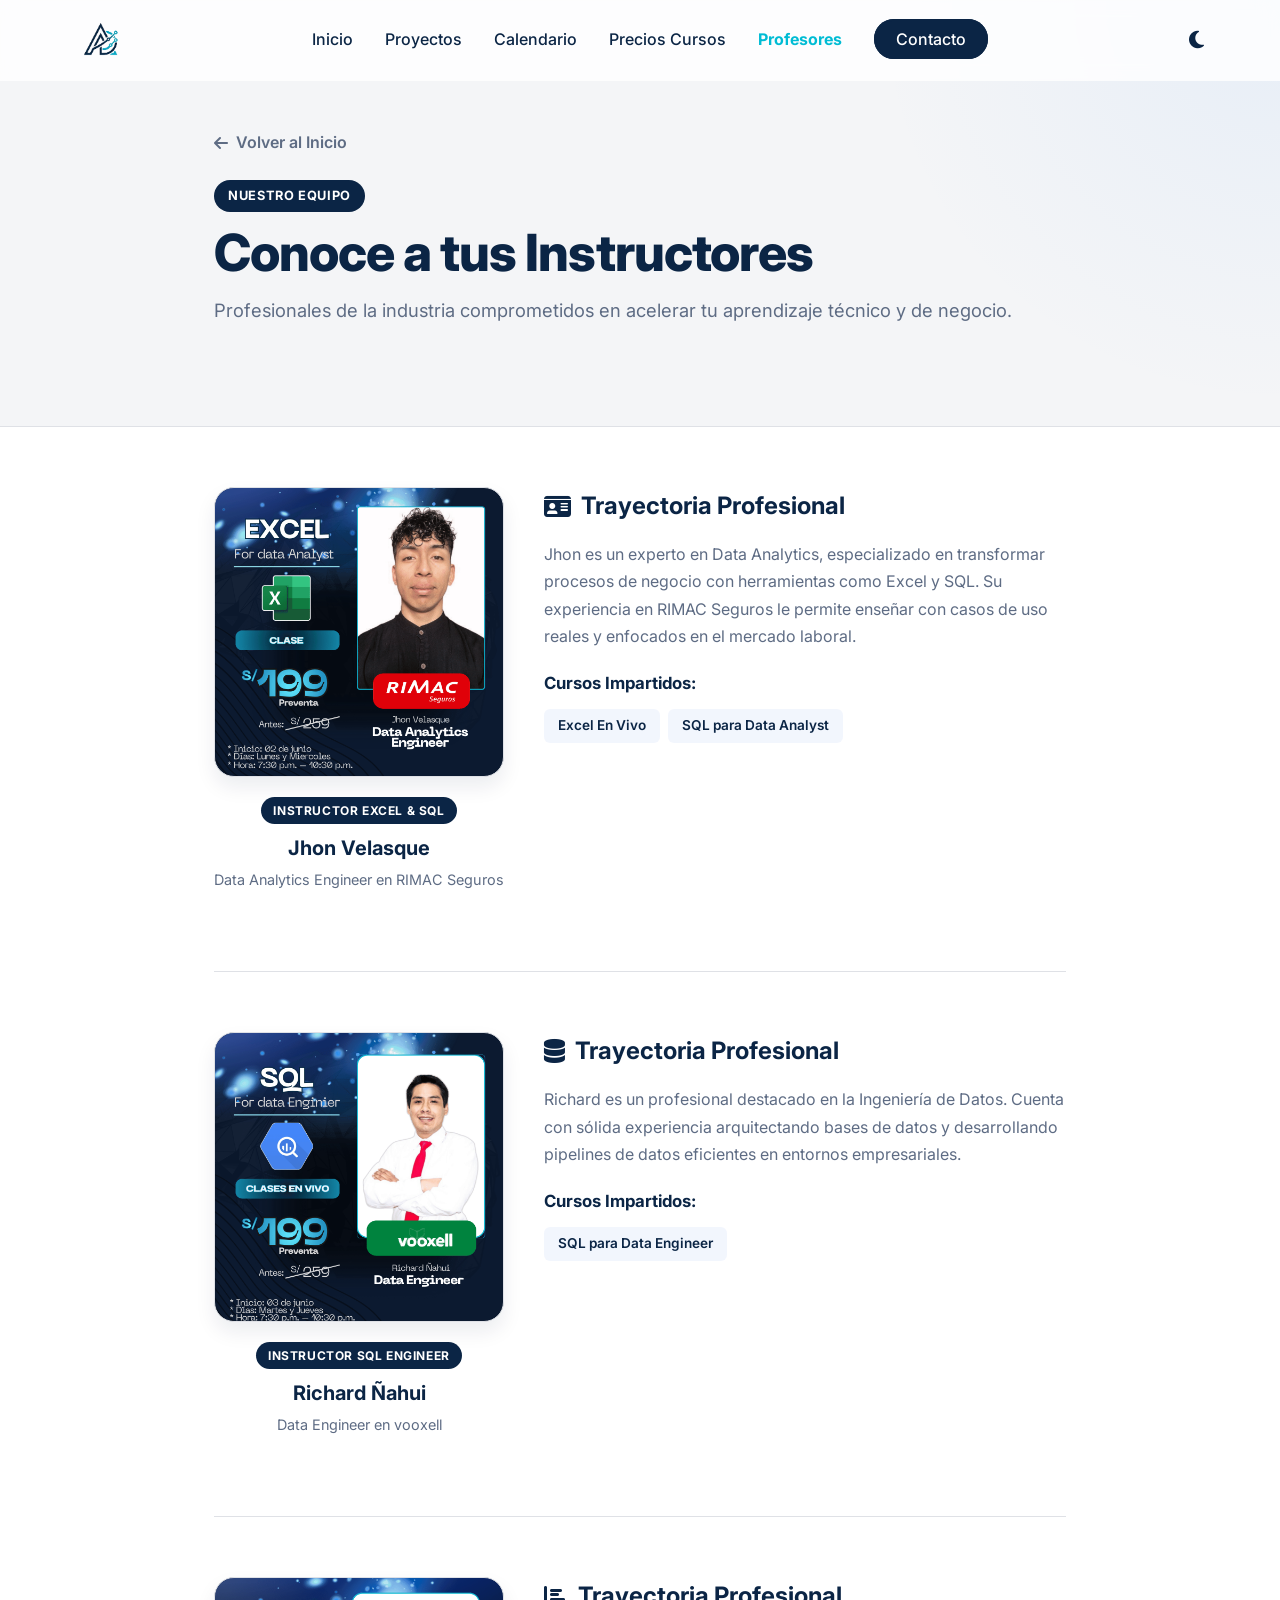
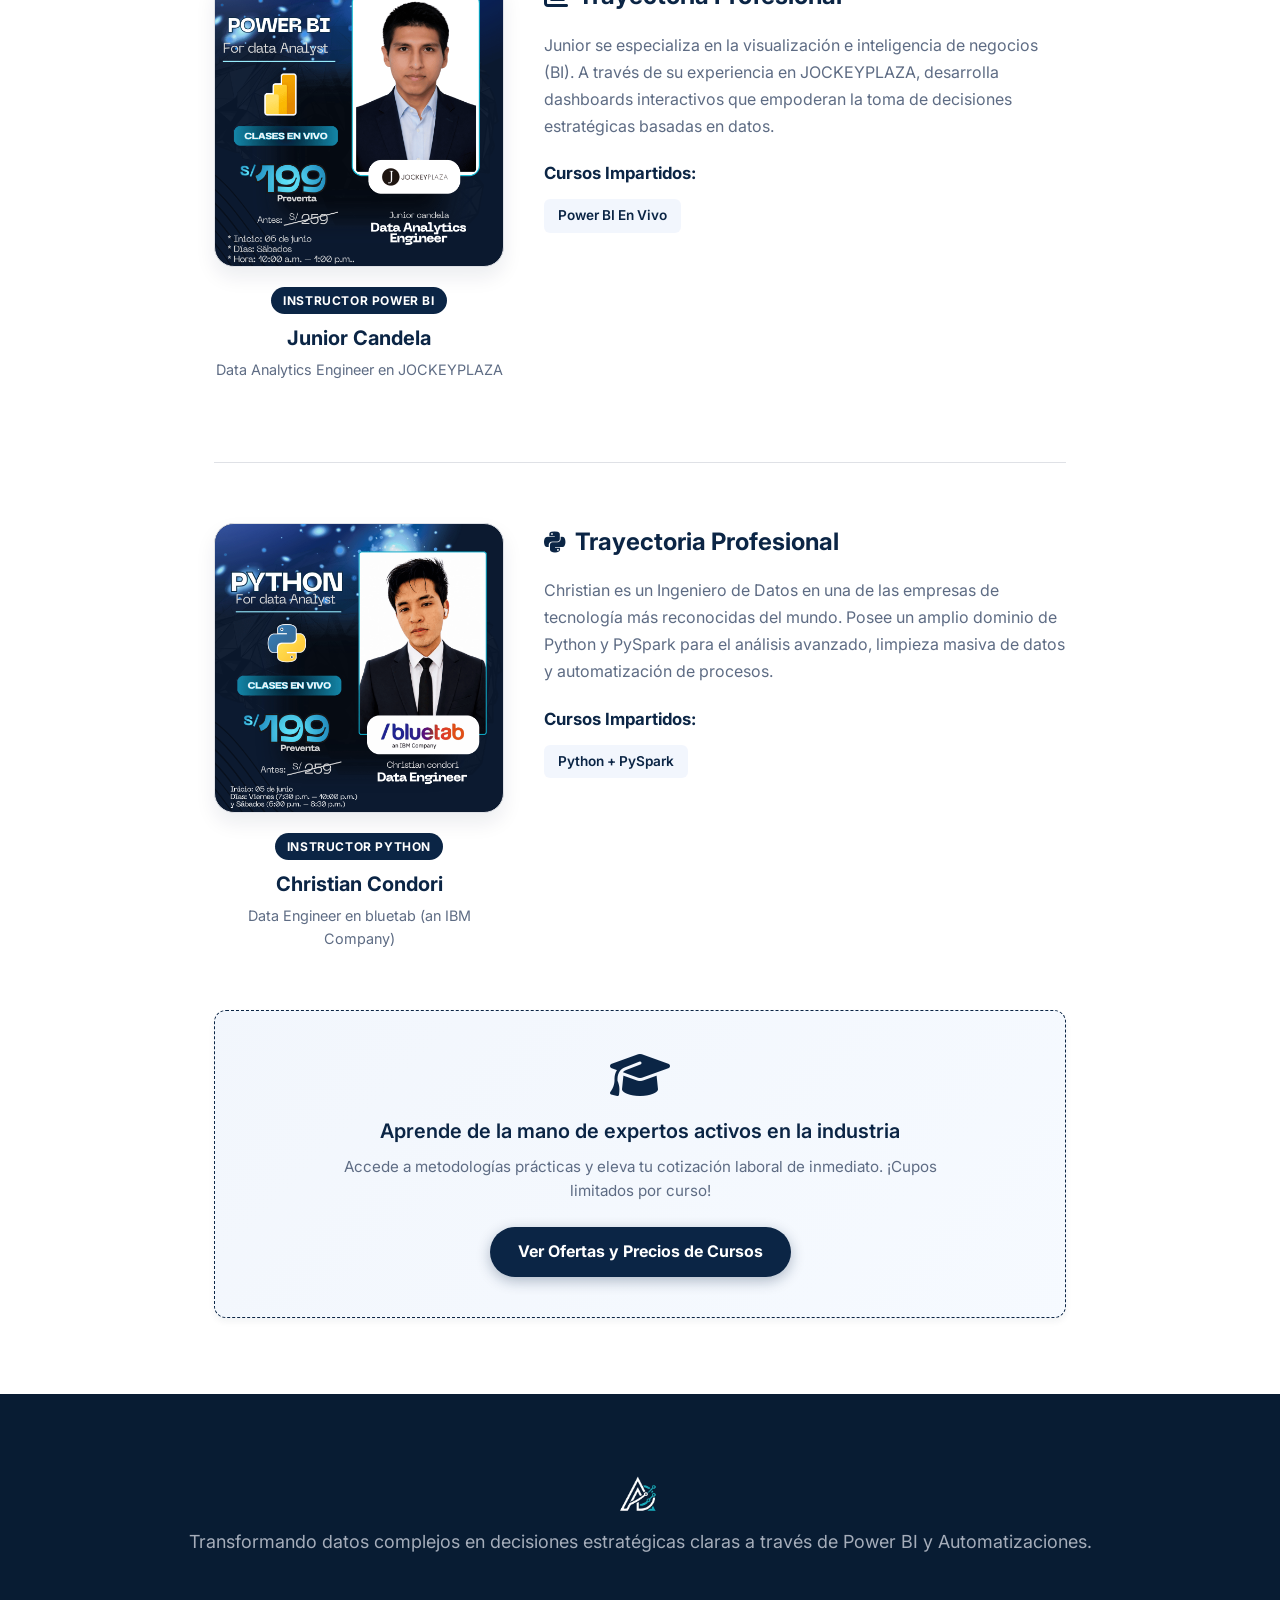
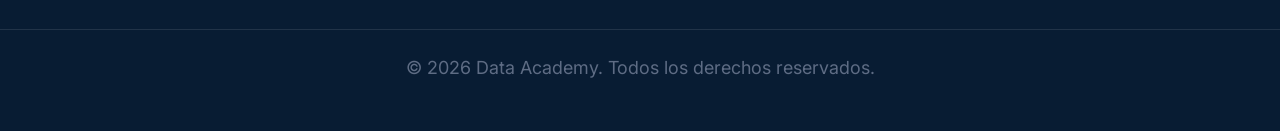
<file: pages/biografia.html>
<!DOCTYPE html>
<html lang="es">
<head>
    <link rel="icon" type="image/png" href="../assets/img/logo/logo_pestana.png">
    <script>
        (function() {
            const theme = localStorage.getItem('theme');
            if (theme === 'dark' || (!theme && window.matchMedia('(prefers-color-scheme: dark)').matches)) {
                document.documentElement.classList.add('dark-theme');
            }
        })();
    </script>
    <meta charset="UTF-8">
    <meta name="viewport" content="width=device-width, initial-scale=1.0">
    <title>Equipo Docente | Data Academy</title>
    <meta name="description" content="Conoce a los profesores y al fundador de Data Academy. Especialistas certificados en Business Intelligence, SQL e Ingeniería de Datos.">
    <!-- Google Fonts -->
    <link rel="preconnect" href="https://fonts.googleapis.com">
    <link rel="preconnect" href="https://fonts.gstatic.com" crossorigin>
    <link href="https://fonts.googleapis.com/css2?family=Inter:wght@300;400;500;600;700;800&display=swap" rel="stylesheet">
    <!-- Font Awesome -->
    <link rel="stylesheet" href="https://cdnjs.cloudflare.com/ajax/libs/font-awesome/6.4.0/css/all.min.css">
    <link rel="stylesheet" href="../assets/css/style.css">
</head>
<body>
    <!-- Navbar -->
    <nav class="navbar scrolled" id="navbar">
        <div class="container nav-container">
            <a href="../index.html" class="logo">
                <img src="../assets/img/logo/logo_claro.png" class="logo-light" alt="Data Academy">
                <img src="../assets/img/logo/logo_oscuro.png" class="logo-dark" alt="Data Academy">
            </a>
            <ul class="nav-links">
                <li><a href="../index.html#inicio">Inicio</a></li>
                <li><a href="../index.html#proyectos">Proyectos</a></li>
                <li><a href="../landing-cursos.html">Calendario</a></li>
                <li><a href="../landing-ventas.html">Precios Cursos</a></li>
                <li><a href="#" class="active">Profesores</a></li>
                <li><a href="../index.html#contacto" class="btn-primary-outline">Contacto</a></li>
            </ul>
        <button id="theme-toggle" class="theme-toggle-btn" aria-label="Cambiar tema"><i class="fas fa-moon"></i></button>
        </div>
    </nav>

    <!-- Header -->
    <header class="detail-hero" style="padding: 130px 0 60px;">
        <div class="container detail-container">
            <a href="../index.html" class="btn-back"><i class="fas fa-arrow-left"></i> Volver al Inicio</a>
            <div class="detail-header">
                <span class="course-tag" style="background-color: var(--primary-color); color: white; margin-bottom: 12px; display: inline-block;">Nuestro Equipo</span>
                <h1>Conoce a tus Instructores</h1>
                <p style="margin-bottom: 0; font-size: 1.15rem; color: var(--text-muted);">Profesionales de la industria comprometidos en acelerar tu aprendizaje técnico y de negocio.</p>
            </div>
        </div>
    </header>

    <!-- Profiles Content -->
    <section class="detail-content" style="background-color: var(--bg-main);">
        <div class="container detail-container" style="max-width: 900px;">
            
            <!-- Profile 1: Jhon Velasque -->
            <div class="detail-grid" style="grid-template-columns: 1fr 1.8fr; gap: 40px; margin-bottom: 80px; align-items: flex-start;">
                <div>
                    <div style="border-radius: 20px; overflow: hidden; border: 1px solid var(--border-color); box-shadow: var(--shadow-md); background: #0c1a30; aspect-ratio: 1/1; display: flex; align-items: center; justify-content: center;">
                        <img src="../assets/img/profes/1.png" style="width: 100%; height: 100%; object-fit: cover; object-position: top;" alt="Jhon Velasque">
                    </div>
                    <div style="margin-top: 20px; text-align: center;">
                        <span class="badge" style="position: static; display: inline-block;  margin-bottom: 8px;">Instructor Excel & SQL</span>
                        <h3 style="margin-bottom: 4px; font-weight: 700; color: var(--text-main);">Jhon Velasque</h3>
                        <p style="font-size: 0.9rem; color: var(--text-muted); margin-bottom: 0;">Data Analytics Engineer en RIMAC Seguros</p>
                    </div>
                </div>
                <div>
                    <h3 class="detail-section-title" style="font-size: 1.5rem; margin-bottom: 16px;"><i class="fas fa-id-card"></i> Trayectoria Profesional</h3>
                    <p style="font-size: 1rem; color: var(--text-muted); line-height: 1.7; margin-bottom: 20px;">
                        Jhon es un experto en Data Analytics, especializado en transformar procesos de negocio con herramientas como Excel y SQL. Su experiencia en RIMAC Seguros le permite enseñar con casos de uso reales y enfocados en el mercado laboral.
                    </p>
                    
                    <h4 style="font-size: 1.05rem; margin-bottom: 12px; color: var(--text-main); font-weight: 700;">Cursos Impartidos:</h4>
                    <div class="tech-tags" style="margin-bottom: 28px;">
                        <span>Excel En Vivo</span>
                        <span>SQL para Data Analyst</span>
                    </div>
                </div>
            </div>

            <!-- Divider -->
            <hr style="border: 0; border-top: 1px solid var(--border-color); margin-bottom: 60px;">

            <!-- Profile 2: Richard Ñahui -->
            <div class="detail-grid" style="grid-template-columns: 1fr 1.8fr; gap: 40px; margin-bottom: 80px; align-items: flex-start;">
                <div>
                    <div style="border-radius: 20px; overflow: hidden; border: 1px solid var(--border-color); box-shadow: var(--shadow-md); background: #0c1a30; aspect-ratio: 1/1; display: flex; align-items: center; justify-content: center;">
                        <img src="../assets/img/profes/2.png" style="width: 100%; height: 100%; object-fit: cover; object-position: top;" alt="Richard Ñahui">
                    </div>
                    <div style="margin-top: 20px; text-align: center;">
                        <span class="badge" style="position: static; display: inline-block;  margin-bottom: 8px;">Instructor SQL Engineer</span>
                        <h3 style="margin-bottom: 4px; font-weight: 700; color: var(--text-main);">Richard Ñahui</h3>
                        <p style="font-size: 0.9rem; color: var(--text-muted); margin-bottom: 0;">Data Engineer en vooxell</p>
                    </div>
                </div>
                <div>
                    <h3 class="detail-section-title" style="font-size: 1.5rem; margin-bottom: 16px;"><i class="fas fa-database"></i> Trayectoria Profesional</h3>
                    <p style="font-size: 1rem; color: var(--text-muted); line-height: 1.7; margin-bottom: 20px;">
                        Richard es un profesional destacado en la Ingeniería de Datos. Cuenta con sólida experiencia arquitectando bases de datos y desarrollando pipelines de datos eficientes en entornos empresariales.
                    </p>
                    
                    <h4 style="font-size: 1.05rem; margin-bottom: 12px; color: var(--text-main); font-weight: 700;">Cursos Impartidos:</h4>
                    <div class="tech-tags" style="margin-bottom: 28px;">
                        <span>SQL para Data Engineer</span>
                    </div>
                </div>
            </div>

            <!-- Divider -->
            <hr style="border: 0; border-top: 1px solid var(--border-color); margin-bottom: 60px;">

            <!-- Profile 3: Junior Candela -->
            <div class="detail-grid" style="grid-template-columns: 1fr 1.8fr; gap: 40px; margin-bottom: 80px; align-items: flex-start;">
                <div>
                    <div style="border-radius: 20px; overflow: hidden; border: 1px solid var(--border-color); box-shadow: var(--shadow-md); background: #0c1a30; aspect-ratio: 1/1; display: flex; align-items: center; justify-content: center;">
                        <img src="../assets/img/profes/3.png" style="width: 100%; height: 100%; object-fit: cover; object-position: top;" alt="Junior Candela">
                    </div>
                    <div style="margin-top: 20px; text-align: center;">
                        <span class="badge" style="position: static; display: inline-block;   margin-bottom: 8px;">Instructor Power BI</span>
                        <h3 style="margin-bottom: 4px; font-weight: 700; color: var(--text-main);">Junior Candela</h3>
                        <p style="font-size: 0.9rem; color: var(--text-muted); margin-bottom: 0;">Data Analytics Engineer en JOCKEYPLAZA</p>
                    </div>
                </div>
                <div>
                    <h3 class="detail-section-title" style="font-size: 1.5rem; margin-bottom: 16px;"><i class="fas fa-chart-bar"></i> Trayectoria Profesional</h3>
                    <p style="font-size: 1rem; color: var(--text-muted); line-height: 1.7; margin-bottom: 20px;">
                        Junior se especializa en la visualización e inteligencia de negocios (BI). A través de su experiencia en JOCKEYPLAZA, desarrolla dashboards interactivos que empoderan la toma de decisiones estratégicas basadas en datos.
                    </p>
                    
                    <h4 style="font-size: 1.05rem; margin-bottom: 12px; color: var(--text-main); font-weight: 700;">Cursos Impartidos:</h4>
                    <div class="tech-tags" style="margin-bottom: 28px;">
                        <span>Power BI En Vivo</span>
                    </div>
                </div>
            </div>

            <!-- Divider -->
            <hr style="border: 0; border-top: 1px solid var(--border-color); margin-bottom: 60px;">

            <!-- Profile 4: Christian Condori -->
            <div class="detail-grid" style="grid-template-columns: 1fr 1.8fr; gap: 40px; margin-bottom: 40px; align-items: flex-start;">
                <div>
                    <div style="border-radius: 20px; overflow: hidden; border: 1px solid var(--border-color); box-shadow: var(--shadow-md); background: #0c1a30; aspect-ratio: 1/1; display: flex; align-items: center; justify-content: center;">
                        <img src="../assets/img/profes/4.png" style="width: 100%; height: 100%; object-fit: cover; object-position: top;" alt="Christian Condori">
                    </div>
                    <div style="margin-top: 20px; text-align: center;">
                        <span class="badge" style="position: static; display: inline-block;  margin-bottom: 8px;">Instructor Python</span>
                        <h3 style="margin-bottom: 4px; font-weight: 700; color: var(--text-main);">Christian Condori</h3>
                        <p style="font-size: 0.9rem; color: var(--text-muted); margin-bottom: 0;">Data Engineer en bluetab (an IBM Company)</p>
                    </div>
                </div>
                <div>
                    <h3 class="detail-section-title" style="font-size: 1.5rem; margin-bottom: 16px;"><i class="fab fa-python"></i> Trayectoria Profesional</h3>
                    <p style="font-size: 1rem; color: var(--text-muted); line-height: 1.7; margin-bottom: 20px;">
                        Christian es un Ingeniero de Datos en una de las empresas de tecnología más reconocidas del mundo. Posee un amplio dominio de Python y PySpark para el análisis avanzado, limpieza masiva de datos y automatización de procesos.
                    </p>
                    
                    <h4 style="font-size: 1.05rem; margin-bottom: 12px; color: var(--text-main); font-weight: 700;">Cursos Impartidos:</h4>
                    <div class="tech-tags" style="margin-bottom: 28px;">
                        <span>Python + PySpark</span>
                    </div>
                </div>
            </div><!-- Quick CTA -->
            <div class="syllabus-module" style="text-align: center; padding: 40px; margin-top: 60px; background: linear-gradient(135deg, rgba(0, 82, 204, 0.05) 0%, rgba(76, 154, 255, 0.05) 100%); border: 1px dashed var(--primary-color);">
                <i class="fas fa-graduation-cap" style="font-size: 3rem; color: var(--primary-color); margin-bottom: 16px;"></i>
                <h3 style="margin-bottom: 8px;">Aprende de la mano de expertos activos en la industria</h3>
                <p style="margin-bottom: 24px; max-width: 600px; margin-left: auto; margin-right: auto;">Accede a metodologías prácticas y eleva tu cotización laboral de inmediato. ¡Cupos limitados por curso!</p>
                <a href="../landing-ventas.html" class="btn btn-primary">Ver Ofertas y Precios de Cursos</a>
            </div>
        </div>
    </section>

    <!-- Footer -->
    <footer>
        <div class="container footer-content" style="grid-template-columns: 1fr; text-align: center; gap: 24px;">
            <div class="footer-brand">
                <a href="../index.html" class="logo" style="justify-content: center;">
                    <img src="../assets/img/logo/logo_oscuro.png" style="height: 38px; width: auto;" alt="Data Academy">
                </a>
                <p>Transformando datos complejos en decisiones estratégicas claras a través de Power BI y Automatizaciones.</p>
            </div>
        </div>
        <div class="footer-bottom">
            <p>&copy; 2026 Data Academy. Todos los derechos reservados.</p>
        </div>
    </footer>
    <script src="../assets/js/script.js"></script>
</body>
</html>
</file>
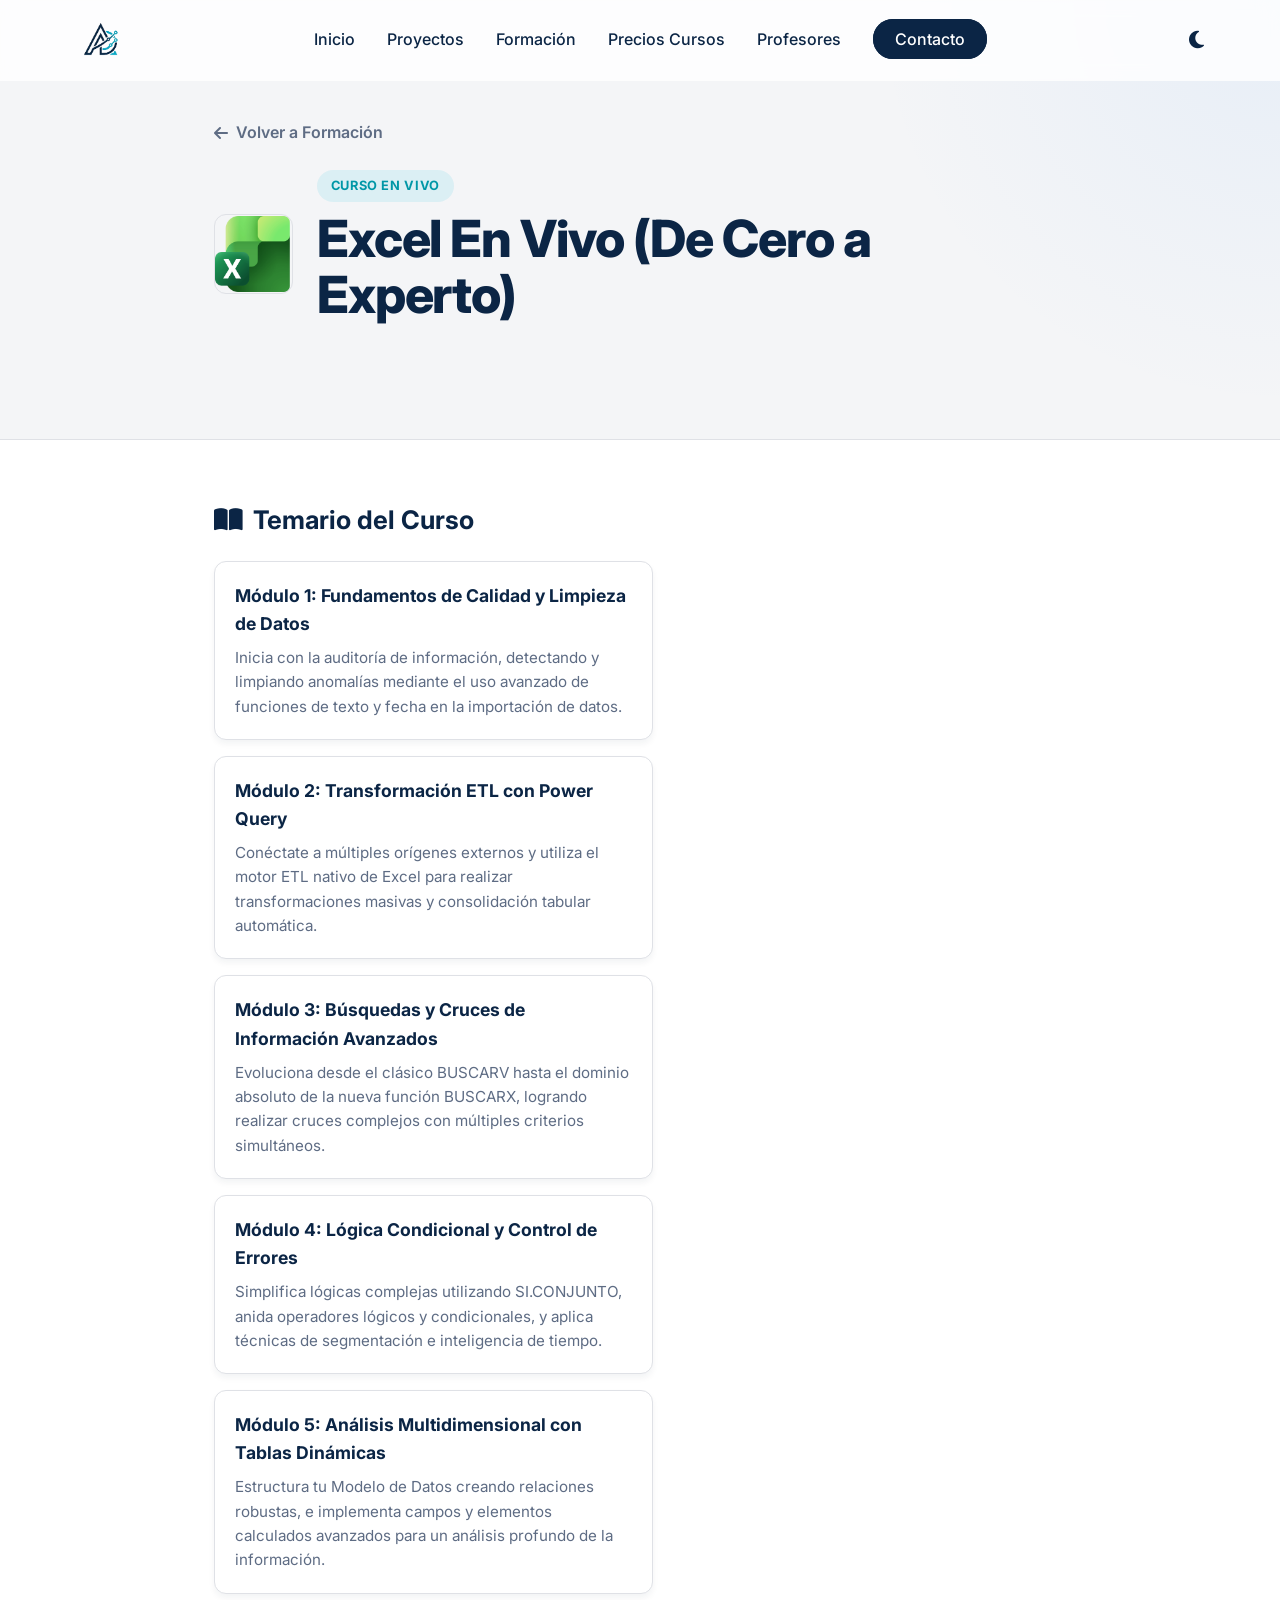
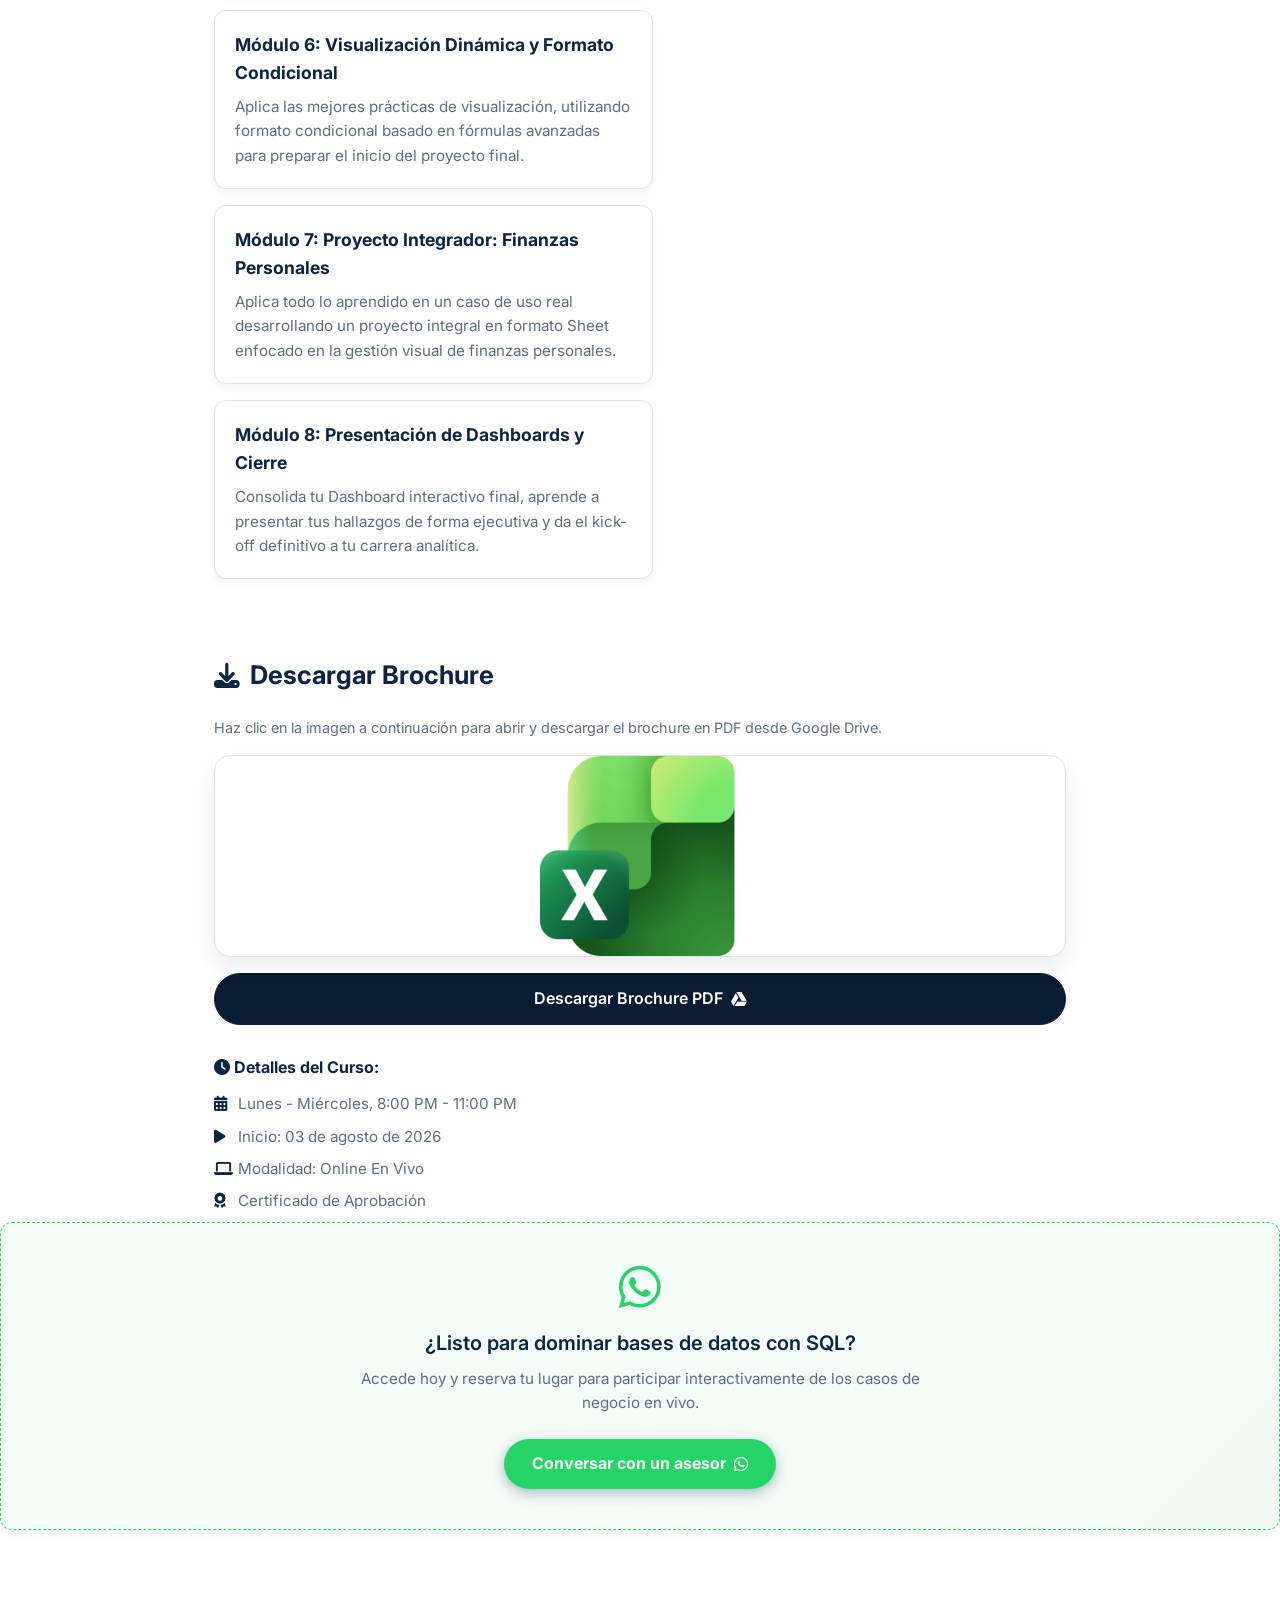
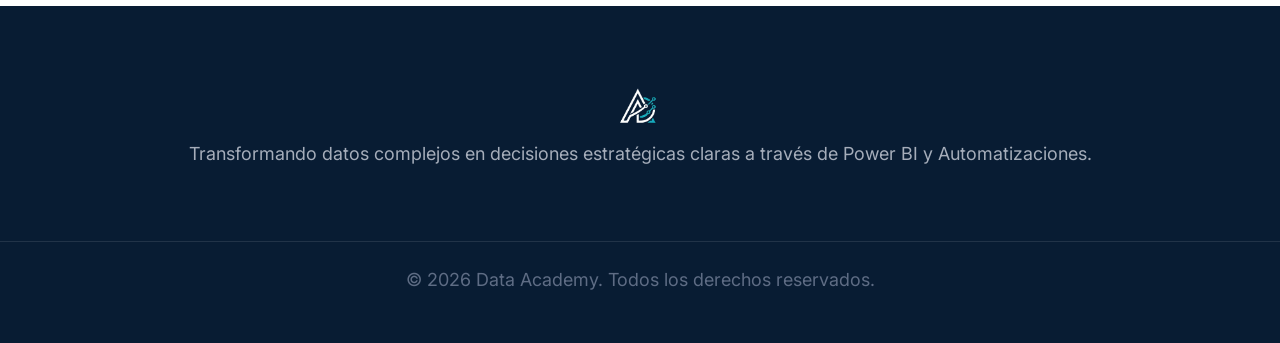
<file: pages/curso-excel.html>
<!DOCTYPE html>
<html lang="es">

<head>
    <link rel="icon" type="image/png" href="../assets/img/logo/logo_pestana.png">
    <script>
        (function () {
            const theme = localStorage.getItem('theme');
            if (theme === 'dark' || (!theme && window.matchMedia('(prefers-color-scheme: dark)').matches)) {
                document.documentElement.classList.add('dark-theme');
            }
        })();
    </script>
    <meta charset="UTF-8">
    <meta name="viewport" content="width=device-width, initial-scale=1.0">
    <title>Excel En Vivo (De Cero a Experto) | Data Academy</title>
    <!-- Google Fonts -->
    <link rel="preconnect" href="https://fonts.googleapis.com">
    <link rel="preconnect" href="https://fonts.gstatic.com" crossorigin>
    <link href="https://fonts.googleapis.com/css2?family=Inter:wght@300;400;500;600;700;800&display=swap"
        rel="stylesheet">
    <!-- Font Awesome -->
    <link rel="stylesheet" href="https://cdnjs.cloudflare.com/ajax/libs/font-awesome/6.4.0/css/all.min.css">
    <link rel="stylesheet" href="../assets/css/style.css">
</head>

<body>
    <!-- Navbar -->
    <nav class="navbar scrolled" id="navbar">
        <div class="container nav-container">
            <a href="../index.html" class="logo">
                <img src="../assets/img/logo/logo_claro.png" class="logo-light" alt="Data Academy">
                <img src="../assets/img/logo/logo_oscuro.png" class="logo-dark" alt="Data Academy">
            </a>
            <ul class="nav-links">
                <li><a href="../index.html#inicio">Inicio</a></li>
                <li><a href="../index.html#proyectos">Proyectos</a></li>
                <li><a href="../index.html#formacion">Formación</a></li>
                <li><a href="../landing-ventas.html">Precios Cursos</a></li>
                <li><a href="biografia.html">Profesores</a></li>
                <li><a href="../index.html#contacto" class="btn-primary-outline">Contacto</a></li>
            </ul>
            <button id="theme-toggle" class="theme-toggle-btn" aria-label="Cambiar tema"><i
                    class="fas fa-moon"></i></button>
        </div>
    </nav>

    <!-- Detail Hero Section -->
    <header class="detail-hero">
        <div class="container detail-container">
            <a href="../index.html#formacion" class="btn-back"><i class="fas fa-arrow-left"></i> Volver a Formación</a>
            <div class="detail-header" style="display: flex; align-items: center; gap: 24px;">
                <div class="course-logo" style="margin-bottom: 0; width: 80px; height: 80px;">
                    <picture>
                        <img loading="lazy"
                            src="../assets/img/formation/3Excel.png" alt="Excel Icon" class="course-tool-logo">
                </div>
                <div>
                    <span class="course-tag" style="margin-bottom: 8px; display: inline-block;">Curso en Vivo</span>
                    <h1>Excel En Vivo (De Cero a Experto)</h1>
                </div>
            </div>
        </div>
    </header>

    <!-- Detail Content -->
    <section class="detail-content">
        <div class="container detail-container">
            <div class="detail-grid">
                <!-- Syllabus Side -->
                <div class="info-side">
                    <h3 class="detail-section-title"><i class="fas fa-book-open"></i> Temario del Curso</h3>

                    <div class="syllabus-list">
                        <div class="syllabus-module">
                            <h4>Módulo 1: Fundamentos de Calidad y Limpieza de Datos</h4>
                            <p>Inicia con la auditoría de información, detectando y limpiando anomalías mediante el uso avanzado de funciones de texto y fecha en la importación de datos.</p>
                        </div>
                        <div class="syllabus-module">
                            <h4>Módulo 2: Transformación ETL con Power Query</h4>
                            <p>Conéctate a múltiples orígenes externos y utiliza el motor ETL nativo de Excel para realizar transformaciones masivas y consolidación tabular automática.</p>
                        </div>
                        <div class="syllabus-module">
                            <h4>Módulo 3: Búsquedas y Cruces de Información Avanzados</h4>
                            <p>Evoluciona desde el clásico BUSCARV hasta el dominio absoluto de la nueva función BUSCARX, logrando realizar cruces complejos con múltiples criterios simultáneos.</p>
                        </div>
                        <div class="syllabus-module">
                            <h4>Módulo 4: Lógica Condicional y Control de Errores</h4>
                            <p>Simplifica lógicas complejas utilizando SI.CONJUNTO, anida operadores lógicos y condicionales, y aplica técnicas de segmentación e inteligencia de tiempo.</p>
                        </div>
                        <div class="syllabus-module">
                            <h4>Módulo 5: Análisis Multidimensional con Tablas Dinámicas</h4>
                            <p>Estructura tu Modelo de Datos creando relaciones robustas, e implementa campos y elementos calculados avanzados para un análisis profundo de la información.</p>
                        </div>
                        <div class="syllabus-module">
                            <h4>Módulo 6: Visualización Dinámica y Formato Condicional</h4>
                            <p>Aplica las mejores prácticas de visualización, utilizando formato condicional basado en fórmulas avanzadas para preparar el inicio del proyecto final.</p>
                        </div>
                        <div class="syllabus-module">
                            <h4>Módulo 7: Proyecto Integrador: Finanzas Personales</h4>
                            <p>Aplica todo lo aprendido en un caso de uso real desarrollando un proyecto integral en formato Sheet enfocado en la gestión visual de finanzas personales.</p>
                        </div>
                        <div class="syllabus-module">
                            <h4>Módulo 8: Presentación de Dashboards y Cierre</h4>
                            <p>Consolida tu Dashboard interactivo final, aprende a presentar tus hallazgos de forma ejecutiva y da el kick-off definitivo a tu carrera analítica.</p>
                        </div>
                    </div>
                </div>
                </div>

                <!-- Download Brochure Side -->
                <div class="visual-side">
                    <h3 class="detail-section-title"><i class="fas fa-download"></i> Descargar Brochure</h3>
                    <p style="font-size: 0.9rem; color: var(--text-muted); margin-bottom: 16px;">Haz clic en la imagen a
                        continuación para abrir y descargar el brochure en PDF desde Google Drive.</p>

                    <!-- Clickable image to download Brochure -->
                    <a href="https://drive.google.com/file/d/2_SQL_Brochure_Placeholder/view?usp=sharing"
                        target="_blank" class="detail-image-wrapper">
                        <picture>
                            <img
                                loading="lazy" src="../assets/img/formation/3Excel.png" style="max-width:200px; display:block; margin:auto;"
                                alt="Flyer SQL Curso Detallado">
                        </picture>
                    </a>

                    <a href="https://drive.google.com/file/d/2_SQL_Brochure_Placeholder/view?usp=sharing"
                        target="_blank" class="btn btn-secondary"
                        style="width: 100%; margin-top: 16px; display: inline-flex; align-items: center; justify-content: center; gap: 8px;">
                        Descargar Brochure PDF <i class="fab fa-google-drive"></i>
                    </a>

                    <div style="margin-top: 30px;">
                        <h4 style="font-size: 1rem; margin-bottom: 12px; color: var(--text-main);"><i
                                class="fas fa-clock"></i> Detalles del Curso:</h4>
                        <ul style="list-style: none; padding: 0; color: var(--text-muted); font-size: 0.95rem;">
                            <li style="margin-bottom: 8px;"><i class="fas fa-calendar-alt" style="color: var(--primary-color); width: 20px;"></i> Lunes - Miércoles, 8:00 PM - 11:00 PM</li>
                            <li style="margin-bottom: 8px;"><i class="fas fa-play" style="color: var(--primary-color); width: 20px;"></i> Inicio: 03 de agosto de 2026</li>
                            <li style="margin-bottom: 8px;"><i class="fas fa-laptop"
                                    style="color: var(--primary-color); width: 20px;"></i> Modalidad: Online En Vivo
                            </li>
                            <li style="margin-bottom: 8px;"><i class="fas fa-award"
                                    style="color: var(--primary-color); width: 20px;"></i> Certificado de Aprobación
                            </li>
                        </ul>
                    </div>
                </div>
            </div>

            <!-- Enrollment CTA -->
            <div class="syllabus-module"
                style="text-align: center; padding: 40px; background: linear-gradient(135deg, rgba(37, 211, 102, 0.05) 0%, rgba(32, 184, 88, 0.05) 100%); border: 1px dashed var(--secondary-color);">
                <i class="fab fa-whatsapp"
                    style="font-size: 3rem; color: var(--secondary-color); margin-bottom: 16px;"></i>
                <h3 style="margin-bottom: 8px;">¿Listo para dominar bases de datos con SQL?</h3>
                <p style="margin-bottom: 24px; max-width: 600px; margin-left: auto; margin-right: auto;">Accede hoy y
                    reserva tu lugar para participar interactivamente de los casos de negocio en vivo.</p>
                <a href="https://api.whatsapp.com/send/?phone=51904882577&text=Hola%2C%20quiero%20inscribirme%20en%20el%20Curso%20de%20Excel&type=phone_number&app_absent=0"
                    class="btn btn-primary" style="background-color: var(--secondary-color); border: none;"
                    target="_blank">Conversar con un asesor <i class="fab fa-whatsapp"></i></a>
            </div>
        </div>
    </section>

    <!-- Footer -->
    <footer>
        <div class="container footer-content" style="grid-template-columns: 1fr; text-align: center; gap: 24px;">
            <div class="footer-brand">
                <a href="../index.html" class="logo" style="justify-content: center;">
                    <img src="../assets/img/logo/logo_oscuro.png" style="height: 38px; width: auto;"
                        alt="Data Academy">
                </a>
                <p>Transformando datos complejos en decisiones estratégicas claras a través de Power BI y
                    Automatizaciones.</p>
            </div>
        </div>
        <div class="footer-bottom">
            <p>&copy; 2026 Data Academy. Todos los derechos reservados.</p>
        </div>
    </footer>
    <script src="../assets/js/script.js"></script>
</body>

</html>
</file>
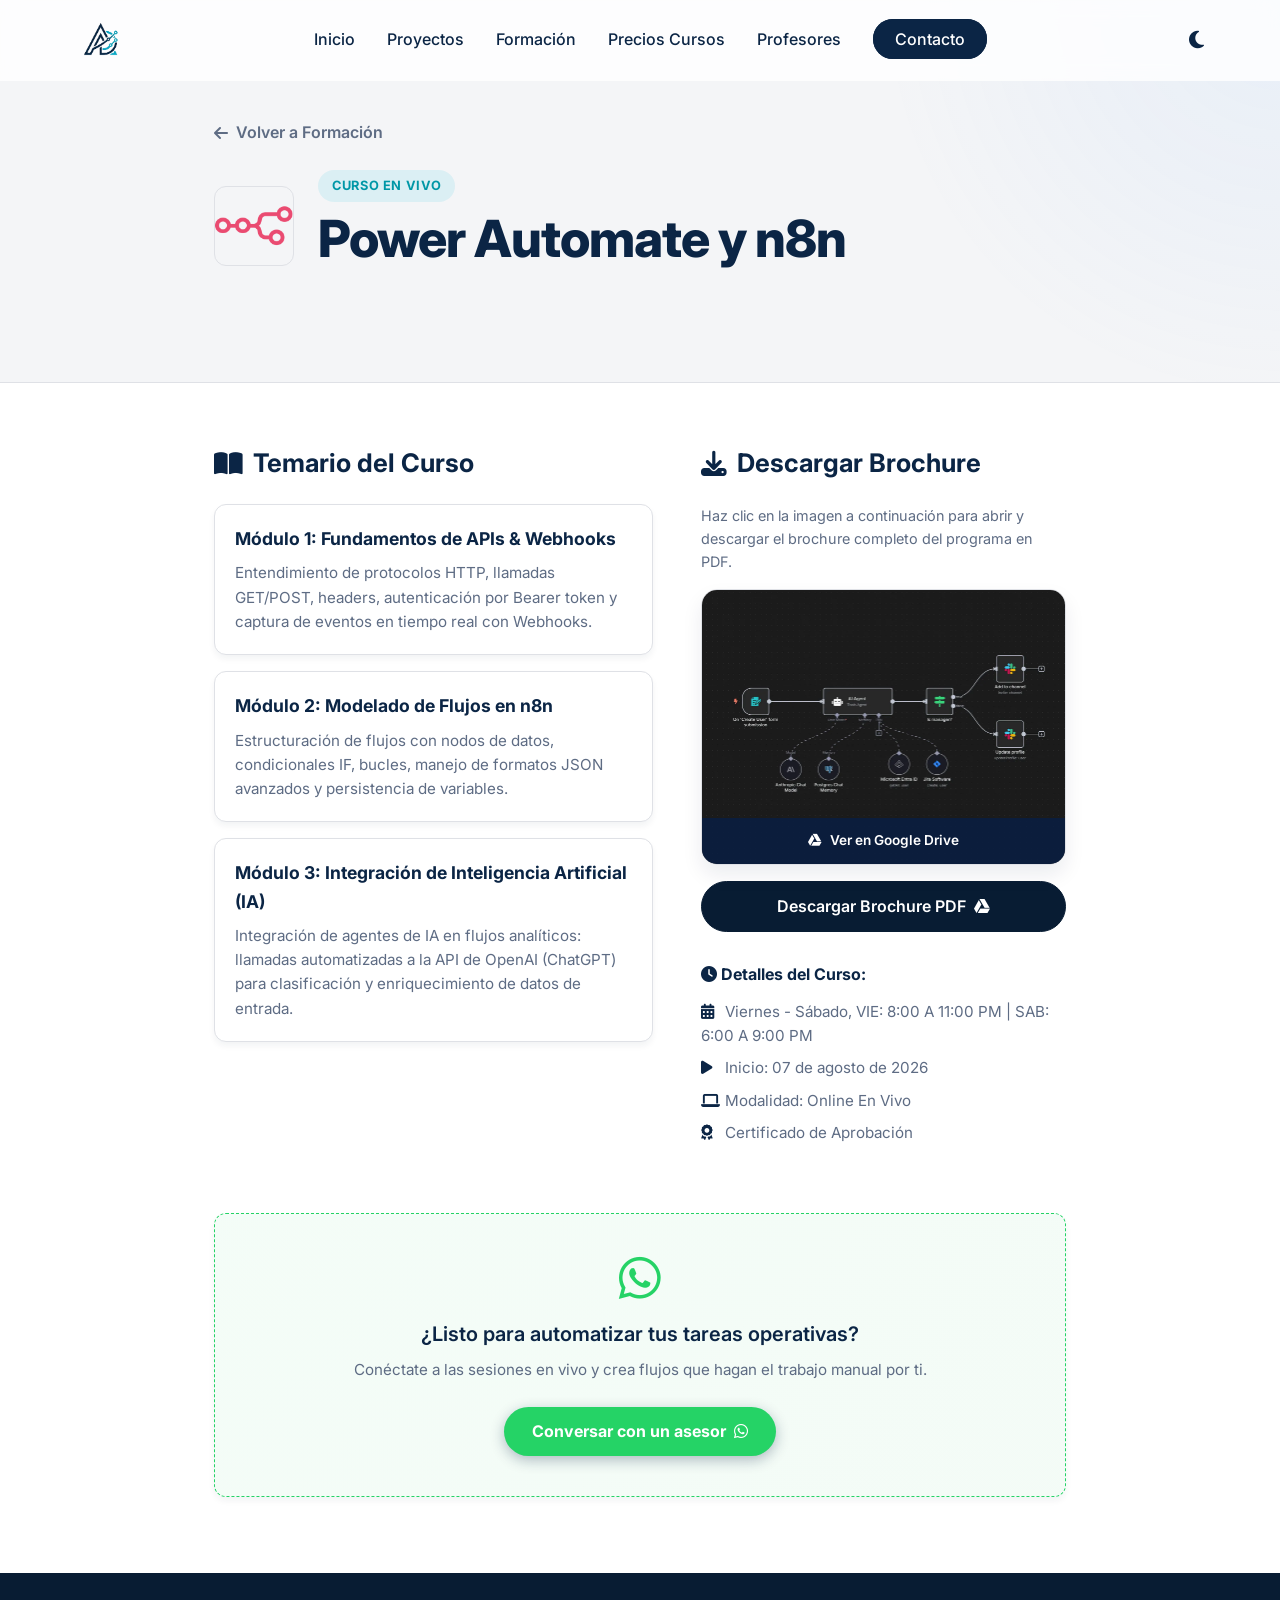
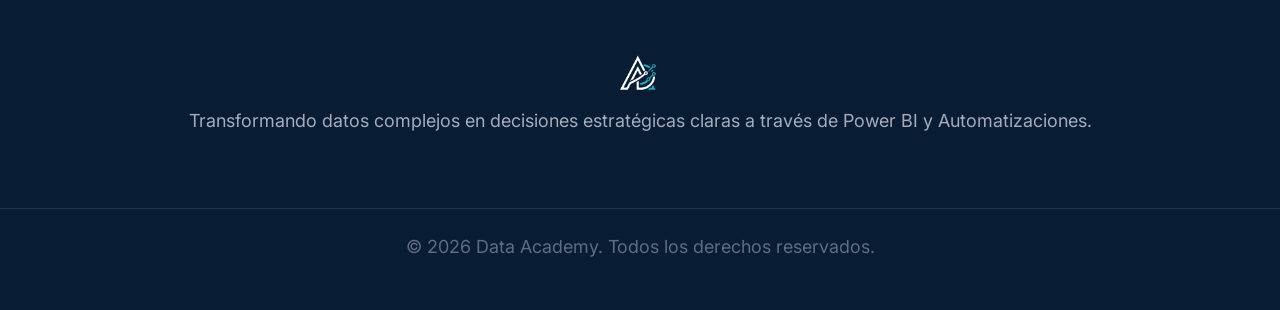
<file: pages/curso-n8n.html>
<!DOCTYPE html>
<html lang="es">
<head>
    <link rel="icon" type="image/png" href="../assets/img/logo/logo_pestana.png">
    <script>
        (function() {
            const theme = localStorage.getItem('theme');
            if (theme === 'dark' || (!theme && window.matchMedia('(prefers-color-scheme: dark)').matches)) {
                document.documentElement.classList.add('dark-theme');
            }
        })();
    </script>
    <meta charset="UTF-8">
    <meta name="viewport" content="width=device-width, initial-scale=1.0">
    <title>Curso Automatización de Procesos con Power Automate y n8n | Data Academy</title>
    <!-- Google Fonts -->
    <link rel="preconnect" href="https://fonts.googleapis.com">
    <link rel="preconnect" href="https://fonts.gstatic.com" crossorigin>
    <link href="https://fonts.googleapis.com/css2?family=Inter:wght@300;400;500;600;700;800&display=swap" rel="stylesheet">
    <!-- Font Awesome -->
    <link rel="stylesheet" href="https://cdnjs.cloudflare.com/ajax/libs/font-awesome/6.4.0/css/all.min.css">
    <link rel="stylesheet" href="../assets/css/style.css">
</head>
<body>
    <!-- Navbar -->
    <nav class="navbar scrolled" id="navbar">
        <div class="container nav-container">
            <a href="../index.html" class="logo">
                <img src="../assets/img/logo/logo_claro.png" class="logo-light" alt="Data Academy">
                <img src="../assets/img/logo/logo_oscuro.png" class="logo-dark" alt="Data Academy">
            </a>
            <ul class="nav-links">
                <li><a href="../index.html#inicio">Inicio</a></li>
                <li><a href="../index.html#proyectos">Proyectos</a></li>
                <li><a href="../index.html#formacion">Formación</a></li>
                <li><a href="../landing-ventas.html">Precios Cursos</a></li>
                <li><a href="biografia.html">Profesores</a></li>
                <li><a href="../index.html#contacto" class="btn-primary-outline">Contacto</a></li>
            </ul>
        <button id="theme-toggle" class="theme-toggle-btn" aria-label="Cambiar tema"><i class="fas fa-moon"></i></button>
        </div>
    </nav>

    <!-- Detail Hero Section -->
    <header class="detail-hero">
        <div class="container detail-container">
            <a href="../index.html#formacion" class="btn-back"><i class="fas fa-arrow-left"></i> Volver a Formación</a>
            <div class="detail-header" style="display: flex; align-items: center; gap: 24px;">
                <div class="course-logo" style="margin-bottom: 0; width: 80px; height: 80px;">
                    <picture><img loading="lazy" src="../assets/img/formation/6n8n.png" alt="n8n Icon" class="course-tool-logo">
                </div>
                <div>
                    <span class="course-tag" style="margin-bottom: 8px; display: inline-block;">Curso en Vivo</span>
                    <h1>Power Automate y n8n</h1>
                </div>
            </div>
        </div>
    </header>

    <!-- Detail Content -->
    <section class="detail-content">
        <div class="container detail-container">
            <div class="detail-grid">
                <!-- Syllabus Side -->
                <div class="info-side">
                    <h3 class="detail-section-title"><i class="fas fa-book-open"></i> Temario del Curso</h3>
                    
                    <div class="syllabus-list">
                        <div class="syllabus-module">
                            <h4>Módulo 1: Fundamentos de APIs & Webhooks</h4>
                            <p>Entendimiento de protocolos HTTP, llamadas GET/POST, headers, autenticación por Bearer token y captura de eventos en tiempo real con Webhooks.</p>
                        </div>
                        <div class="syllabus-module">
                            <h4>Módulo 2: Modelado de Flujos en n8n</h4>
                            <p>Estructuración de flujos con nodos de datos, condicionales IF, bucles, manejo de formatos JSON avanzados y persistencia de variables.</p>
                        </div>
                        <div class="syllabus-module">
                            <h4>Módulo 3: Integración de Inteligencia Artificial (IA)</h4>
                            <p>Integración de agentes de IA en flujos analíticos: llamadas automatizadas a la API de OpenAI (ChatGPT) para clasificación y enriquecimiento de datos de entrada.</p>
                        </div>
                    </div>
                </div>

                <!-- Download Brochure Side -->
                <div class="visual-side">
                    <h3 class="detail-section-title"><i class="fas fa-download"></i> Descargar Brochure</h3>
                    <p style="font-size: 0.9rem; color: var(--text-muted); margin-bottom: 16px;">Haz clic en la imagen a continuación para abrir y descargar el brochure completo del programa en PDF.</p>
                    
                    <!-- Clickable image to download Brochure -->
                    <a href="https://drive.google.com/file/d/3_n8n_Brochure_Placeholder/view?usp=sharing" target="_blank" class="detail-image-wrapper">
                        <picture><source srcset="../assets/img/projects/proyecto_n8n_flow.webp" type="image/webp"><img loading="lazy" src="../assets/img/projects/proyecto_n8n_flow.webp" alt="Flyer n8n/Make Curso Detallado">
                        <div class="image-overlay-msg">
                            <i class="fab fa-google-drive"></i> Ver en Google Drive
                        </div>
                    </a>

                    <a href="https://drive.google.com/file/d/3_n8n_Brochure_Placeholder/view?usp=sharing" target="_blank" class="btn btn-secondary" style="width: 100%; margin-top: 16px; display: inline-flex; align-items: center; justify-content: center; gap: 8px;">
                        Descargar Brochure PDF <i class="fab fa-google-drive"></i>
                    </a>

                    <div style="margin-top: 30px;">
                        <h4 style="font-size: 1rem; margin-bottom: 12px; color: var(--text-main);"><i class="fas fa-clock"></i> Detalles del Curso:</h4>
                        <ul style="list-style: none; padding: 0; color: var(--text-muted); font-size: 0.95rem;">
                            <li style="margin-bottom: 8px;"><i class="fas fa-calendar-alt" style="color: var(--primary-color); width: 20px;"></i> Viernes - Sábado, VIE: 8:00 A 11:00 PM | SAB: 6:00 A 9:00 PM</li>
                            <li style="margin-bottom: 8px;"><i class="fas fa-play" style="color: var(--primary-color); width: 20px;"></i> Inicio: 07 de agosto de 2026</li>
                            <li style="margin-bottom: 8px;"><i class="fas fa-laptop" style="color: var(--primary-color); width: 20px;"></i> Modalidad: Online En Vivo</li>
                            <li style="margin-bottom: 8px;"><i class="fas fa-award" style="color: var(--primary-color); width: 20px;"></i> Certificado de Aprobación</li>
                        </ul>
                    </div>
                </div>
            </div>

            <!-- Enrollment CTA -->
            <div class="syllabus-module" style="text-align: center; padding: 40px; background: linear-gradient(135deg, rgba(37, 211, 102, 0.05) 0%, rgba(32, 184, 88, 0.05) 100%); border: 1px dashed var(--secondary-color);">
                <i class="fab fa-whatsapp" style="font-size: 3rem; color: var(--secondary-color); margin-bottom: 16px;"></i>
                <h3 style="margin-bottom: 8px;">¿Listo para automatizar tus tareas operativas?</h3>
                <p style="margin-bottom: 24px; max-width: 600px; margin-left: auto; margin-right: auto;">Conéctate a las sesiones en vivo y crea flujos que hagan el trabajo manual por ti.</p>
                <a href="https://api.whatsapp.com/send/?phone=51904882577&text=Hola%2C%20quiero%20inscribirme%20en%20el%20Curso%20de%20Power%20Automate%20y%20n8n&type=phone_number&app_absent=0" class="btn btn-primary" style="background-color: var(--secondary-color); border: none;" target="_blank">Conversar con un asesor <i class="fab fa-whatsapp"></i></a>
            </div>
        </div>
    </section>

    <!-- Footer -->
    <footer>
        <div class="container footer-content" style="grid-template-columns: 1fr; text-align: center; gap: 24px;">
            <div class="footer-brand">
                <a href="../index.html" class="logo" style="justify-content: center;">
                    <img src="../assets/img/logo/logo_oscuro.png" style="height: 38px; width: auto;" alt="Data Academy">
                </a>
                <p>Transformando datos complejos en decisiones estratégicas claras a través de Power BI y Automatizaciones.</p>
            </div>
        </div>
        <div class="footer-bottom">
            <p>&copy; 2026 Data Academy. Todos los derechos reservados.</p>
        </div>
    </footer>
    <script src="../assets/js/script.js"></script>
</body>
</html>
</file>
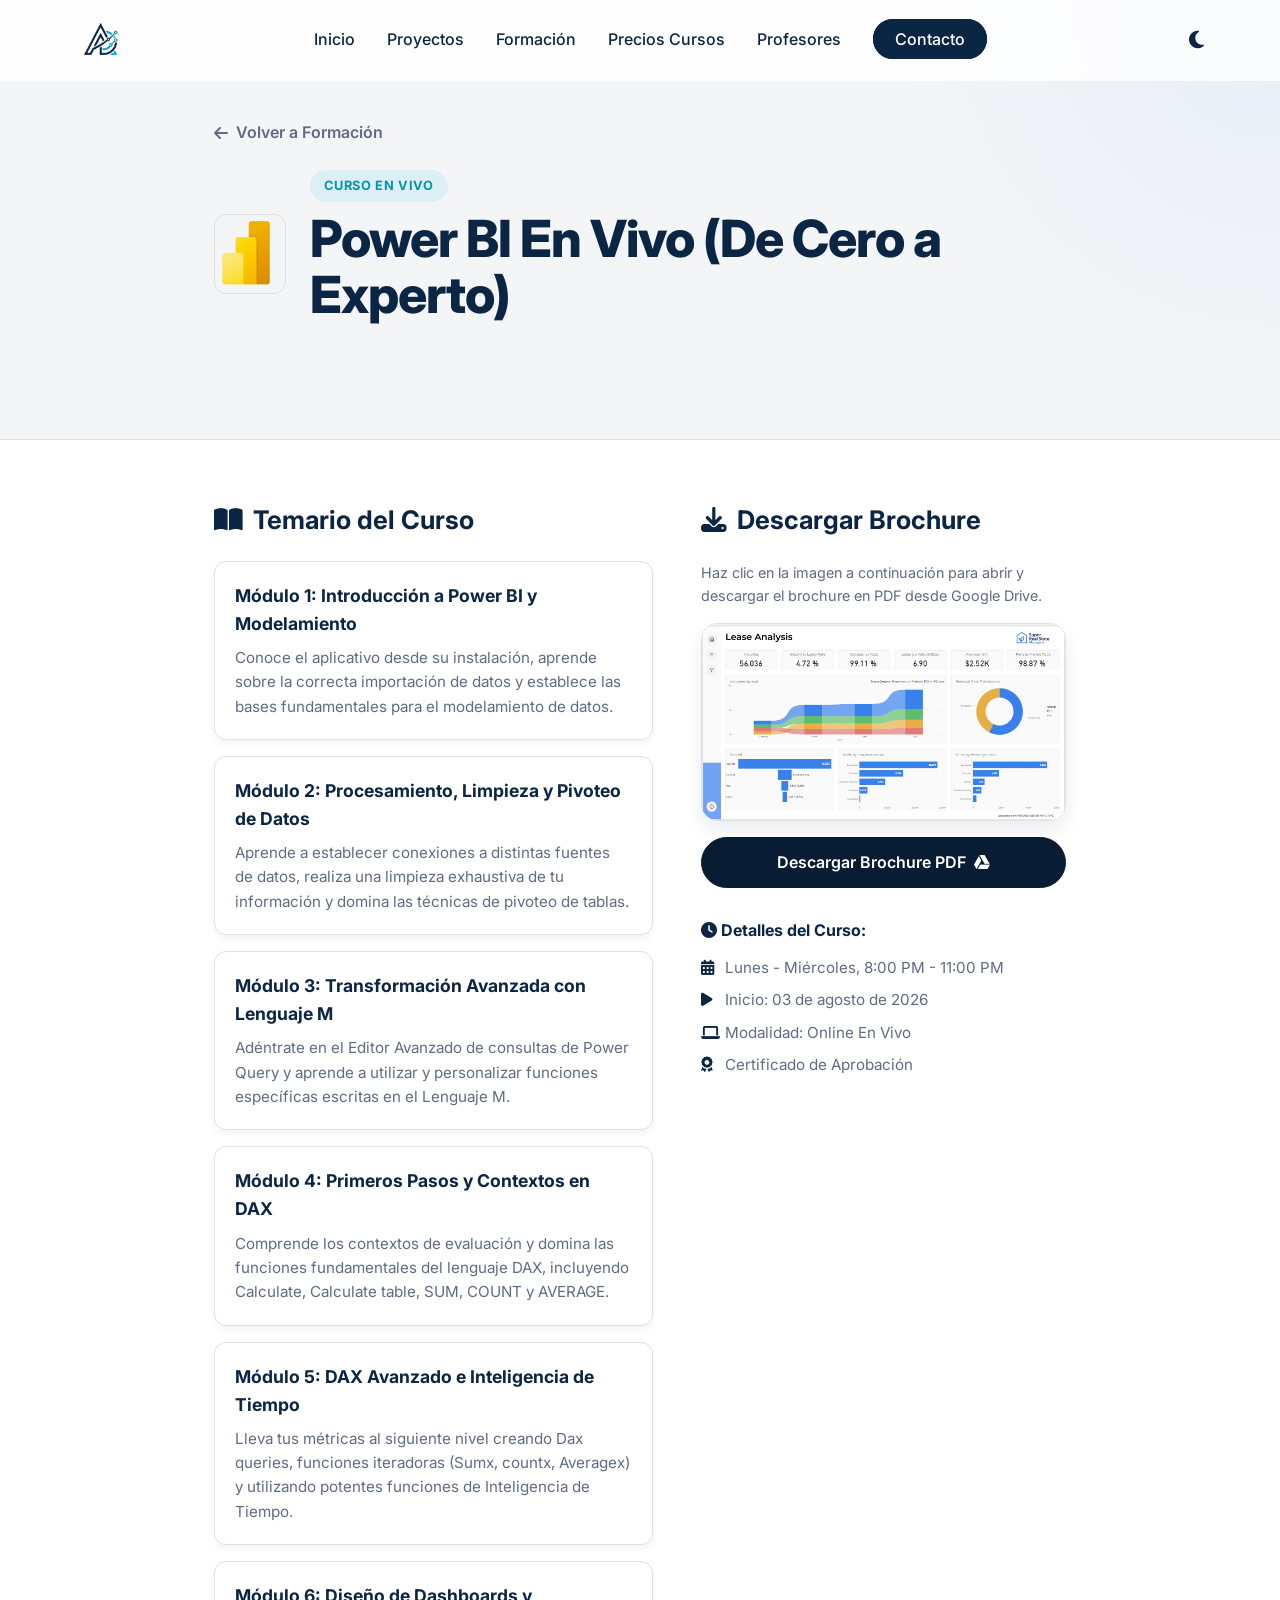
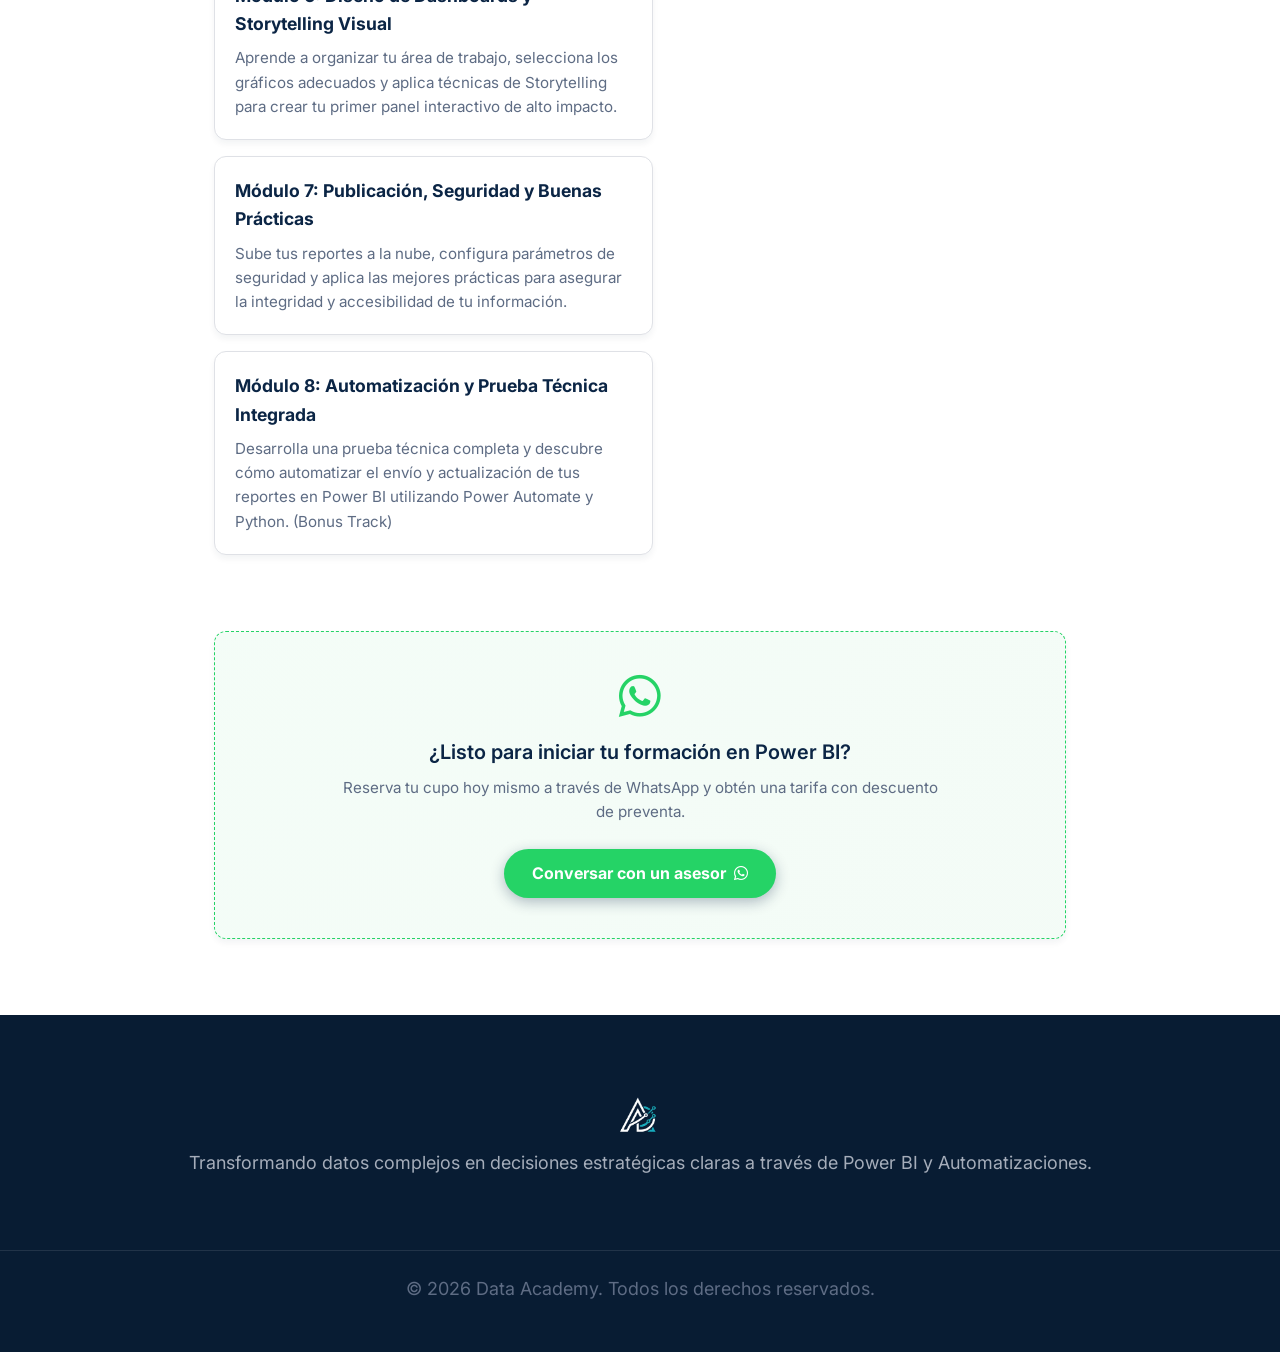
<file: pages/curso-powerbi.html>
<!DOCTYPE html>
<html lang="es">

<head>
    <link rel="icon" type="image/png" href="../assets/img/logo/logo_pestana.png">
    <script>
        (function () {
            const theme = localStorage.getItem('theme');
            if (theme === 'dark' || (!theme && window.matchMedia('(prefers-color-scheme: dark)').matches)) {
                document.documentElement.classList.add('dark-theme');
            }
        })();
    </script>
    <meta charset="UTF-8">
    <meta name="viewport" content="width=device-width, initial-scale=1.0">
    <title>Curso Power BI En Vivo (De Cero a Experto) | Data Academy</title>
    <!-- Google Fonts -->
    <link rel="preconnect" href="https://fonts.googleapis.com">
    <link rel="preconnect" href="https://fonts.gstatic.com" crossorigin>
    <link href="https://fonts.googleapis.com/css2?family=Inter:wght@300;400;500;600;700;800&display=swap"
        rel="stylesheet">
    <!-- Font Awesome -->
    <link rel="stylesheet" href="https://cdnjs.cloudflare.com/ajax/libs/font-awesome/6.4.0/css/all.min.css">
    <link rel="stylesheet" href="../assets/css/style.css">
</head>

<body>
    <!-- Navbar -->
    <nav class="navbar scrolled" id="navbar">
        <div class="container nav-container">
            <a href="../index.html" class="logo">
                <img src="../assets/img/logo/logo_claro.png" class="logo-light" alt="Data Academy">
                <img src="../assets/img/logo/logo_oscuro.png" class="logo-dark" alt="Data Academy">
            </a>
            <ul class="nav-links">
                <li><a href="../index.html#inicio">Inicio</a></li>
                <li><a href="../index.html#proyectos">Proyectos</a></li>
                <li><a href="../index.html#formacion">Formación</a></li>
                <li><a href="../landing-ventas.html">Precios Cursos</a></li>
                <li><a href="biografia.html">Profesores</a></li>
                <li><a href="../index.html#contacto" class="btn-primary-outline">Contacto</a></li>
            </ul>
            <button id="theme-toggle" class="theme-toggle-btn" aria-label="Cambiar tema"><i
                    class="fas fa-moon"></i></button>
        </div>
    </nav>

    <!-- Detail Hero Section -->
    <header class="detail-hero">
        <div class="container detail-container">
            <a href="../index.html#formacion" class="btn-back"><i class="fas fa-arrow-left"></i> Volver a Formación</a>
            <div class="detail-header" style="display: flex; align-items: center; gap: 24px;">
                <div class="course-logo" style="margin-bottom: 0; width: 80px; height: 80px;">
                    <picture>
                        <img loading="lazy"
                            src="../assets/img/formation/4Powerbi.png" alt="Power BI Icon" class="course-tool-logo">
                </div>
                <div>
                    <span class="course-tag" style="margin-bottom: 8px; display: inline-block;">Curso en Vivo</span>
                    <h1>Power BI En Vivo (De Cero a Experto)</h1>
                </div>
            </div>
        </div>
    </header>

    <!-- Detail Content -->
    <section class="detail-content">
        <div class="container detail-container">
            <div class="detail-grid">
                <!-- Syllabus Side -->
                <div class="info-side">
                    <h3 class="detail-section-title"><i class="fas fa-book-open"></i> Temario del Curso</h3>

                    <div class="syllabus-list">
                        <div class="syllabus-module">
                            <h4>Módulo 1: Introducción a Power BI y Modelamiento</h4>
                            <p>Conoce el aplicativo desde su instalación, aprende sobre la correcta importación de datos y establece las bases fundamentales para el modelamiento de datos.</p>
                        </div>
                        <div class="syllabus-module">
                            <h4>Módulo 2: Procesamiento, Limpieza y Pivoteo de Datos</h4>
                            <p>Aprende a establecer conexiones a distintas fuentes de datos, realiza una limpieza exhaustiva de tu información y domina las técnicas de pivoteo de tablas.</p>
                        </div>
                        <div class="syllabus-module">
                            <h4>Módulo 3: Transformación Avanzada con Lenguaje M</h4>
                            <p>Adéntrate en el Editor Avanzado de consultas de Power Query y aprende a utilizar y personalizar funciones específicas escritas en el Lenguaje M.</p>
                        </div>
                        <div class="syllabus-module">
                            <h4>Módulo 4: Primeros Pasos y Contextos en DAX</h4>
                            <p>Comprende los contextos de evaluación y domina las funciones fundamentales del lenguaje DAX, incluyendo Calculate, Calculate table, SUM, COUNT y AVERAGE.</p>
                        </div>
                        <div class="syllabus-module">
                            <h4>Módulo 5: DAX Avanzado e Inteligencia de Tiempo</h4>
                            <p>Lleva tus métricas al siguiente nivel creando Dax queries, funciones iteradoras (Sumx, countx, Averagex) y utilizando potentes funciones de Inteligencia de Tiempo.</p>
                        </div>
                        <div class="syllabus-module">
                            <h4>Módulo 6: Diseño de Dashboards y Storytelling Visual</h4>
                            <p>Aprende a organizar tu área de trabajo, selecciona los gráficos adecuados y aplica técnicas de Storytelling para crear tu primer panel interactivo de alto impacto.</p>
                        </div>
                        <div class="syllabus-module">
                            <h4>Módulo 7: Publicación, Seguridad y Buenas Prácticas</h4>
                            <p>Sube tus reportes a la nube, configura parámetros de seguridad y aplica las mejores prácticas para asegurar la integridad y accesibilidad de tu información.</p>
                        </div>
                        <div class="syllabus-module">
                            <h4>Módulo 8: Automatización y Prueba Técnica Integrada</h4>
                            <p>Desarrolla una prueba técnica completa y descubre cómo automatizar el envío y actualización de tus reportes en Power BI utilizando Power Automate y Python. (Bonus Track)</p>
                        </div>
                    </div>
                </div>
 
                <!-- Download Brochure Side -->
                <div class="visual-side">
                    <h3 class="detail-section-title"><i class="fas fa-download"></i> Descargar Brochure</h3>
                    <p style="font-size: 0.9rem; color: var(--text-muted); margin-bottom: 16px;">Haz clic en la imagen a
                        continuación para abrir y descargar el brochure en PDF desde Google Drive.</p>
 
                    <!-- Clickable image to download Brochure -->
                    <a href="https://drive.google.com/file/d/1_PowerBI_Brochure_Placeholder/view?usp=sharing"
                        target="_blank" class="detail-image-wrapper">
                        <picture>
                            <source srcset="../assets/img/projects/proyecto_powerbi_bi.png" type="image/webp"><img loading="lazy"
                                src="../assets/img/projects/proyecto_powerbi_bi.png" alt="Flyer Power BI Curso Detallado">
                        </picture>
                    </a>
 
                    <a href="https://drive.google.com/file/d/1_PowerBI_Brochure_Placeholder/view?usp=sharing"
                        target="_blank" class="btn btn-secondary"
                        style="width: 100%; margin-top: 16px; display: inline-flex; align-items: center; justify-content: center; gap: 8px;">
                        Descargar Brochure PDF <i class="fab fa-google-drive"></i>
                    </a>
 
                    <div style="margin-top: 30px;">
                        <h4 style="font-size: 1rem; margin-bottom: 12px; color: var(--text-main);"><i
                                class="fas fa-clock"></i> Detalles del Curso:</h4>
                        <ul style="list-style: none; padding: 0; color: var(--text-muted); font-size: 0.95rem;">
                            <li style="margin-bottom: 8px;"><i class="fas fa-calendar-alt" style="color: var(--primary-color); width: 20px;"></i> Lunes - Miércoles, 8:00 PM - 11:00 PM</li>
                            <li style="margin-bottom: 8px;"><i class="fas fa-play" style="color: var(--primary-color); width: 20px;"></i> Inicio: 03 de agosto de 2026</li>
                            <li style="margin-bottom: 8px;"><i class="fas fa-laptop"
                                    style="color: var(--primary-color); width: 20px;"></i> Modalidad: Online En Vivo
                            </li>
                            <li style="margin-bottom: 8px;"><i class="fas fa-award"
                                    style="color: var(--primary-color); width: 20px;"></i> Certificado de Aprobación
                            </li>
                        </ul>
                    </div>
                </div>
            </div>

            <!-- Enrollment CTA -->
            <div class="syllabus-module"
                style="text-align: center; padding: 40px; background: linear-gradient(135deg, rgba(37, 211, 102, 0.05) 0%, rgba(32, 184, 88, 0.05) 100%); border: 1px dashed var(--secondary-color);">
                <i class="fab fa-whatsapp"
                    style="font-size: 3rem; color: var(--secondary-color); margin-bottom: 16px;"></i>
                <h3 style="margin-bottom: 8px;">¿Listo para iniciar tu formación en Power BI?</h3>
                <p style="margin-bottom: 24px; max-width: 600px; margin-left: auto; margin-right: auto;">Reserva tu cupo
                    hoy mismo a través de WhatsApp y obtén una tarifa con descuento de preventa.</p>
                <a href="https://api.whatsapp.com/send/?phone=51904882577&text=Hola%2C%20estoy%20interesado%20en%20capacitarme%20en%20POWERBI&type=phone_number&app_absent=0"
                    class="btn btn-primary" style="background-color: var(--secondary-color); border: none;"
                    target="_blank">Conversar con un asesor <i class="fab fa-whatsapp"></i></a>
            </div>
        </div>
    </section>

    <!-- Footer -->
    <footer>
        <div class="container footer-content" style="grid-template-columns: 1fr; text-align: center; gap: 24px;">
            <div class="footer-brand">
                <a href="../index.html" class="logo" style="justify-content: center;">
                    <img src="../assets/img/logo/logo_oscuro.png" style="height: 38px; width: auto;"
                        alt="Data Academy">
                </a>
                <p>Transformando datos complejos en decisiones estratégicas claras a través de Power BI y
                    Automatizaciones.</p>
            </div>
        </div>
        <div class="footer-bottom">
            <p>&copy; 2026 Data Academy. Todos los derechos reservados.</p>
        </div>
    </footer>
    <script src="../assets/js/script.js"></script>
</body>

</html>
</file>
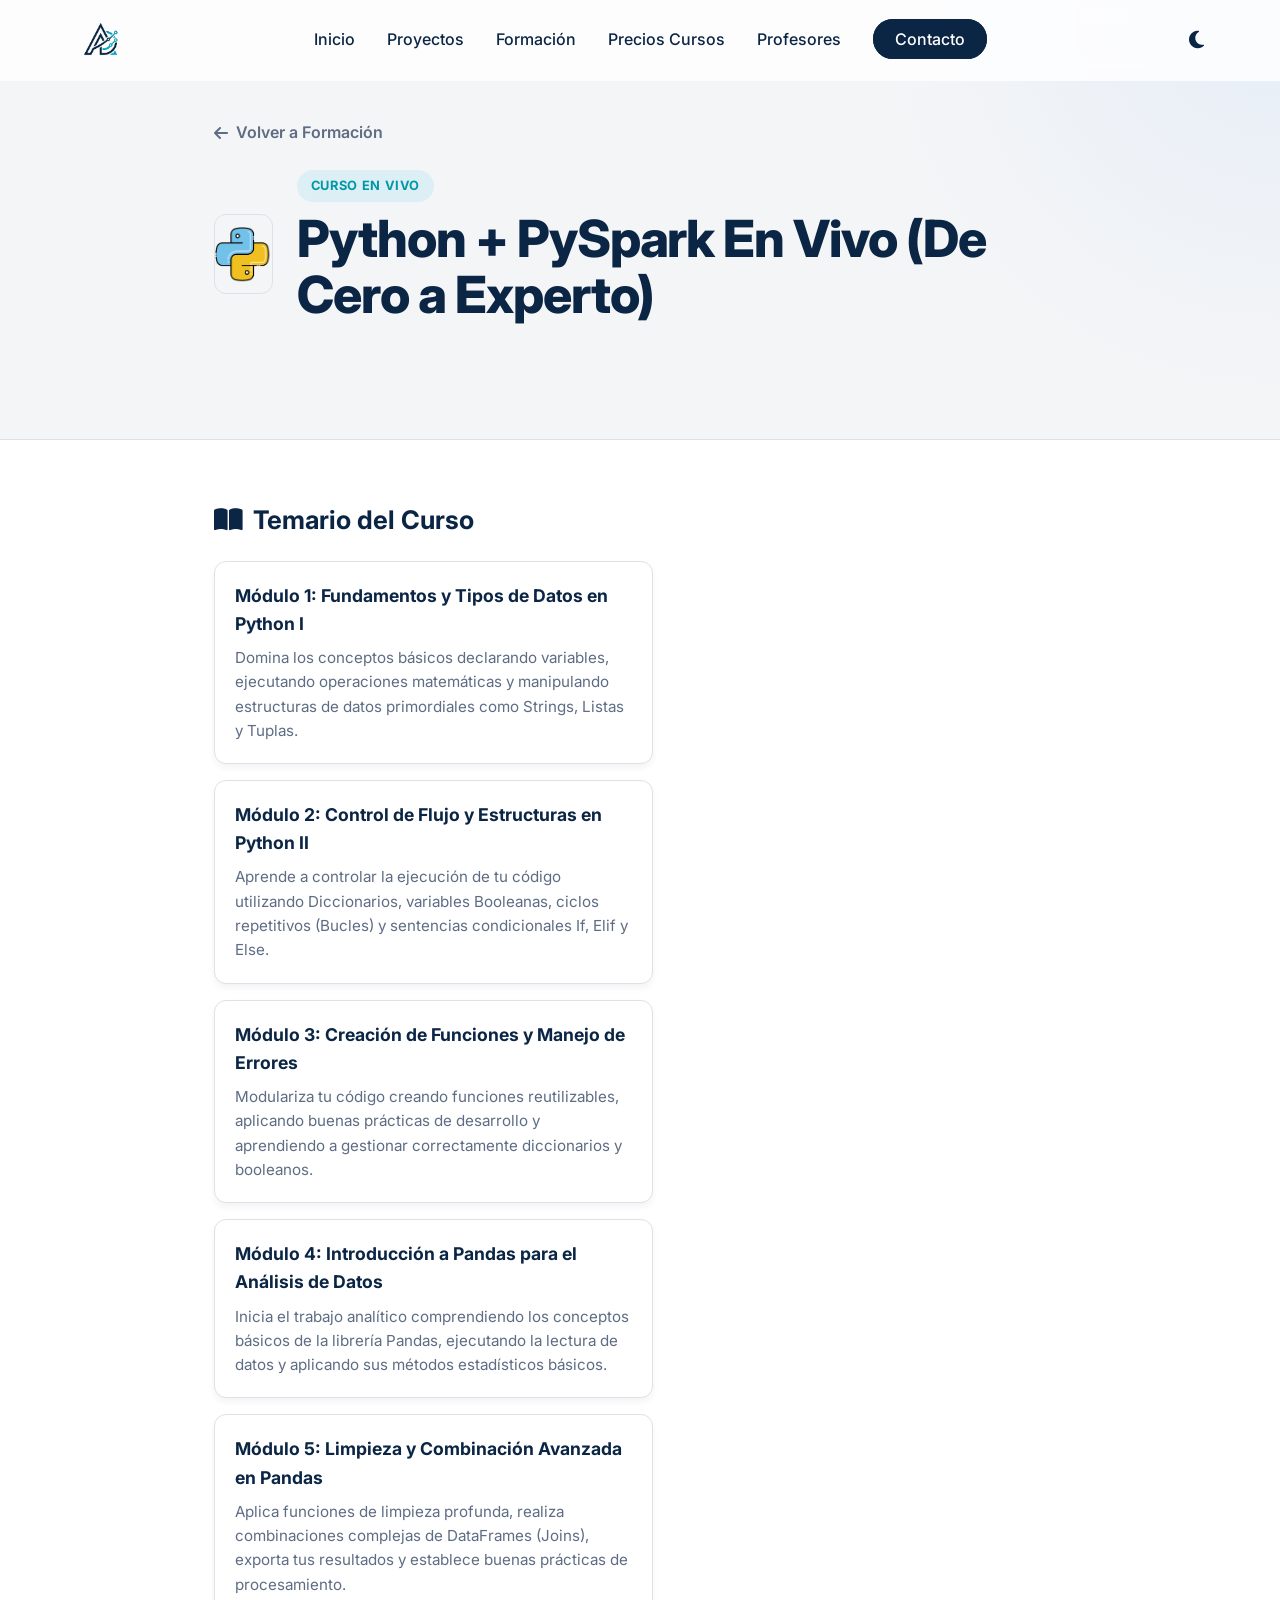
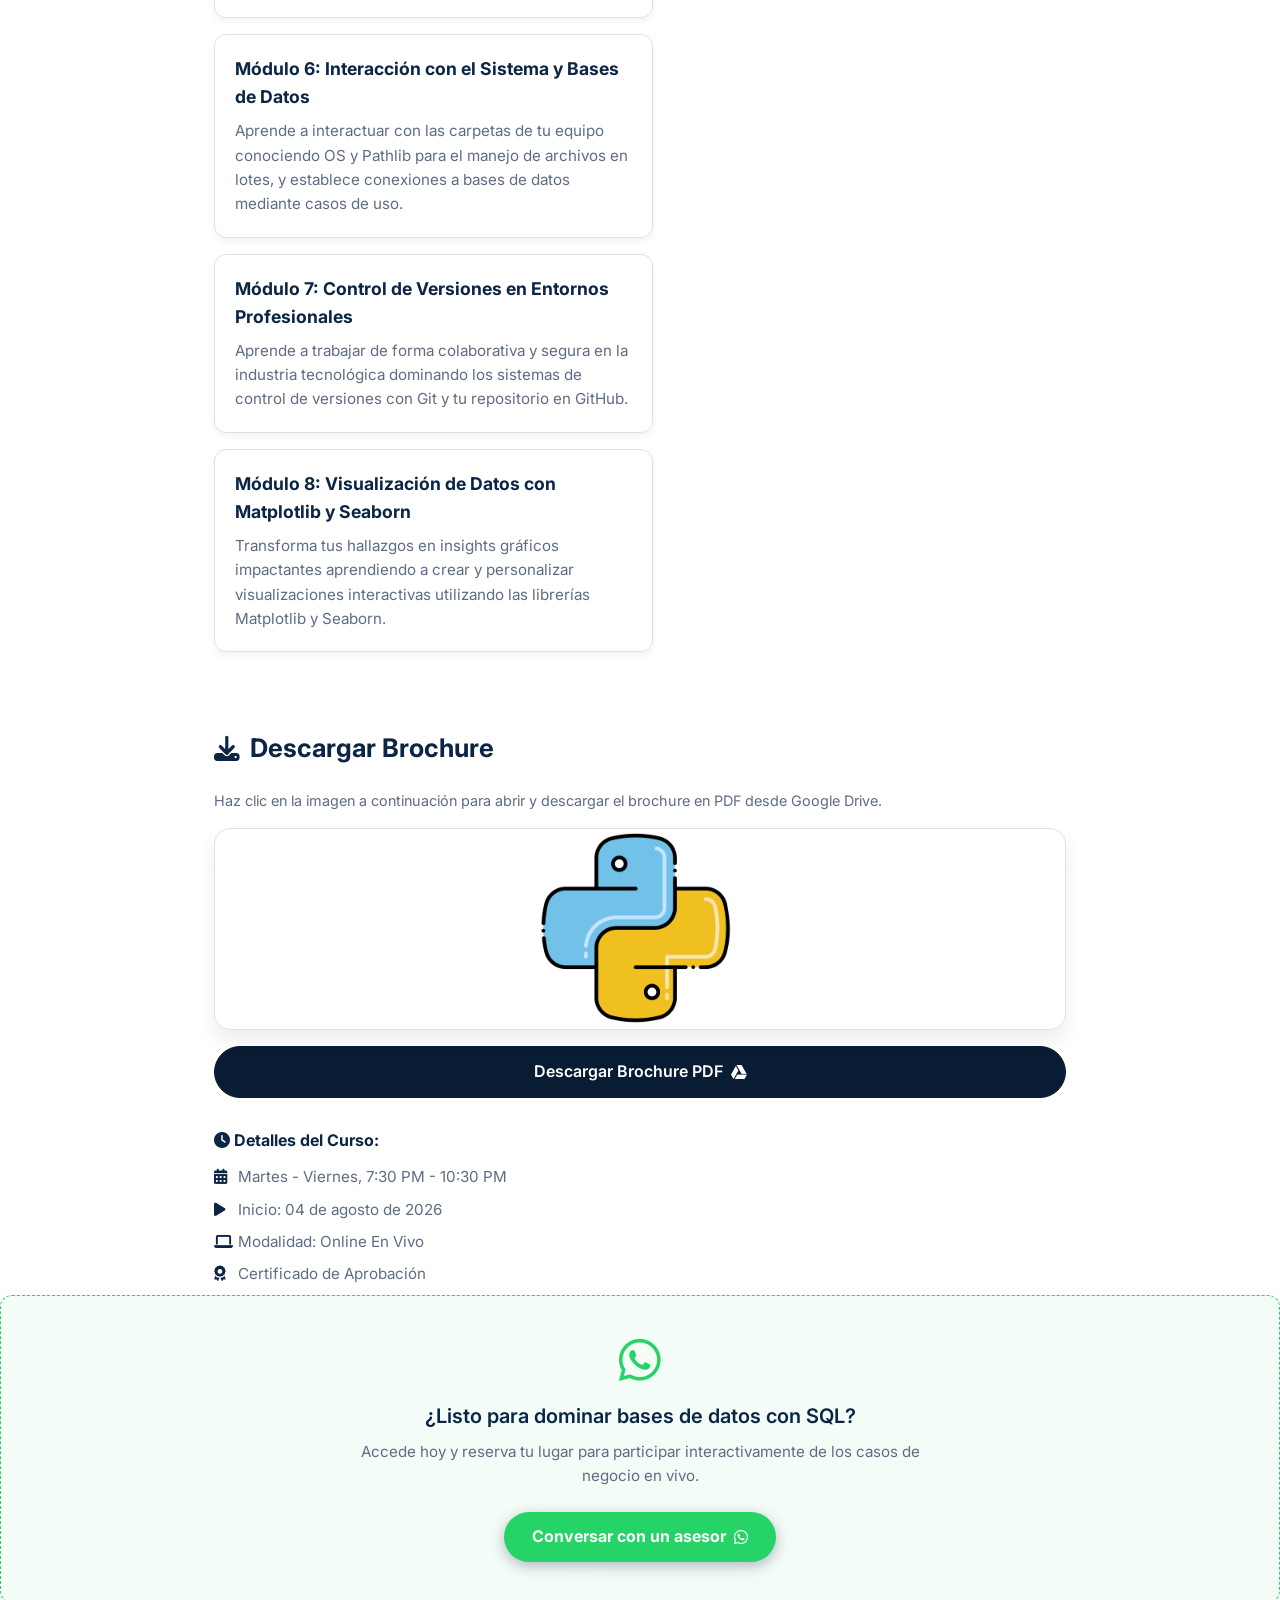
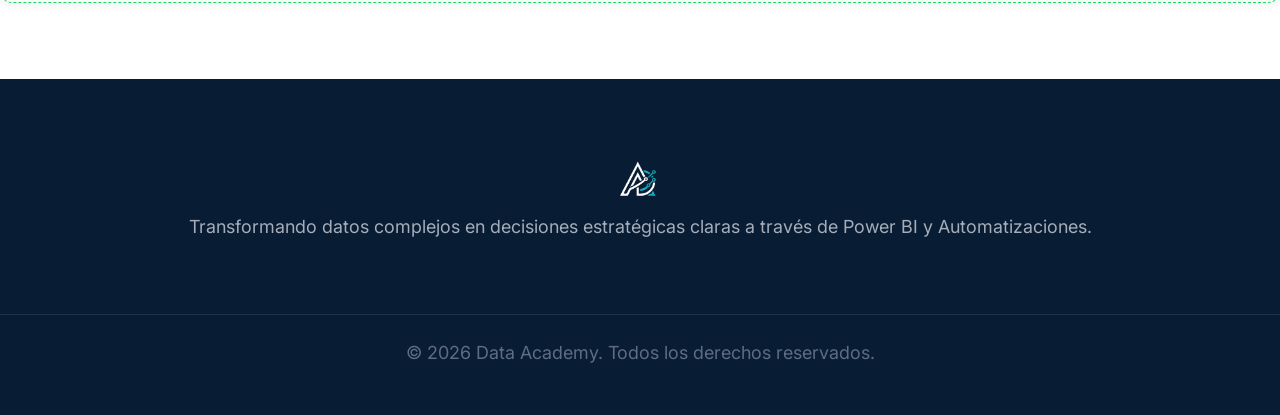
<file: pages/curso-python.html>
<!DOCTYPE html>
<html lang="es">

<head>
    <link rel="icon" type="image/png" href="../assets/img/logo/logo_pestana.png">
    <script>
        (function () {
            const theme = localStorage.getItem('theme');
            if (theme === 'dark' || (!theme && window.matchMedia('(prefers-color-scheme: dark)').matches)) {
                document.documentElement.classList.add('dark-theme');
            }
        })();
    </script>
    <meta charset="UTF-8">
    <meta name="viewport" content="width=device-width, initial-scale=1.0">
    <title>Python + PySpark En Vivo (De Cero a Experto) | Data Academy</title>
    <!-- Google Fonts -->
    <link rel="preconnect" href="https://fonts.googleapis.com">
    <link rel="preconnect" href="https://fonts.gstatic.com" crossorigin>
    <link href="https://fonts.googleapis.com/css2?family=Inter:wght@300;400;500;600;700;800&display=swap"
        rel="stylesheet">
    <!-- Font Awesome -->
    <link rel="stylesheet" href="https://cdnjs.cloudflare.com/ajax/libs/font-awesome/6.4.0/css/all.min.css">
    <link rel="stylesheet" href="../assets/css/style.css">
</head>

<body>
    <!-- Navbar -->
    <nav class="navbar scrolled" id="navbar">
        <div class="container nav-container">
            <a href="../index.html" class="logo">
                <img src="../assets/img/logo/logo_claro.png" class="logo-light" alt="Data Academy">
                <img src="../assets/img/logo/logo_oscuro.png" class="logo-dark" alt="Data Academy">
            </a>
            <ul class="nav-links">
                <li><a href="../index.html#inicio">Inicio</a></li>
                <li><a href="../index.html#proyectos">Proyectos</a></li>
                <li><a href="../index.html#formacion">Formación</a></li>
                <li><a href="../landing-ventas.html">Precios Cursos</a></li>
                <li><a href="biografia.html">Profesores</a></li>
                <li><a href="../index.html#contacto" class="btn-primary-outline">Contacto</a></li>
            </ul>
            <button id="theme-toggle" class="theme-toggle-btn" aria-label="Cambiar tema"><i
                    class="fas fa-moon"></i></button>
        </div>
    </nav>

    <!-- Detail Hero Section -->
    <header class="detail-hero">
        <div class="container detail-container">
            <a href="../index.html#formacion" class="btn-back"><i class="fas fa-arrow-left"></i> Volver a Formación</a>
            <div class="detail-header" style="display: flex; align-items: center; gap: 24px;">
                <div class="course-logo" style="margin-bottom: 0; width: 80px; height: 80px;">
                    <picture>
                        <img loading="lazy"
                            src="../assets/img/formation/5Python.png" alt="Python Icon" class="course-tool-logo">
                </div>
                <div>
                    <span class="course-tag" style="margin-bottom: 8px; display: inline-block;">Curso en Vivo</span>
                    <h1>Python + PySpark En Vivo (De Cero a Experto)</h1>
                </div>
            </div>
        </div>
    </header>

    <!-- Detail Content -->
    <section class="detail-content">
        <div class="container detail-container">
            <div class="detail-grid">
                <!-- Syllabus Side -->
                <div class="info-side">
                    <h3 class="detail-section-title"><i class="fas fa-book-open"></i> Temario del Curso</h3>

                    <div class="syllabus-list">
                        <div class="syllabus-module">
                            <h4>Módulo 1: Fundamentos y Tipos de Datos en Python I</h4>
                            <p>Domina los conceptos básicos declarando variables, ejecutando operaciones matemáticas y manipulando estructuras de datos primordiales como Strings, Listas y Tuplas.</p>
                        </div>
                        <div class="syllabus-module">
                            <h4>Módulo 2: Control de Flujo y Estructuras en Python II</h4>
                            <p>Aprende a controlar la ejecución de tu código utilizando Diccionarios, variables Booleanas, ciclos repetitivos (Bucles) y sentencias condicionales If, Elif y Else.</p>
                        </div>
                        <div class="syllabus-module">
                            <h4>Módulo 3: Creación de Funciones y Manejo de Errores</h4>
                            <p>Modulariza tu código creando funciones reutilizables, aplicando buenas prácticas de desarrollo y aprendiendo a gestionar correctamente diccionarios y booleanos.</p>
                        </div>
                        <div class="syllabus-module">
                            <h4>Módulo 4: Introducción a Pandas para el Análisis de Datos</h4>
                            <p>Inicia el trabajo analítico comprendiendo los conceptos básicos de la librería Pandas, ejecutando la lectura de datos y aplicando sus métodos estadísticos básicos.</p>
                        </div>
                        <div class="syllabus-module">
                            <h4>Módulo 5: Limpieza y Combinación Avanzada en Pandas</h4>
                            <p>Aplica funciones de limpieza profunda, realiza combinaciones complejas de DataFrames (Joins), exporta tus resultados y establece buenas prácticas de procesamiento.</p>
                        </div>
                        <div class="syllabus-module">
                            <h4>Módulo 6: Interacción con el Sistema y Bases de Datos</h4>
                            <p>Aprende a interactuar con las carpetas de tu equipo conociendo OS y Pathlib para el manejo de archivos en lotes, y establece conexiones a bases de datos mediante casos de uso.</p>
                        </div>
                        <div class="syllabus-module">
                            <h4>Módulo 7: Control de Versiones en Entornos Profesionales</h4>
                            <p>Aprende a trabajar de forma colaborativa y segura en la industria tecnológica dominando los sistemas de control de versiones con Git y tu repositorio en GitHub.</p>
                        </div>
                        <div class="syllabus-module">
                            <h4>Módulo 8: Visualización de Datos con Matplotlib y Seaborn</h4>
                            <p>Transforma tus hallazgos en insights gráficos impactantes aprendiendo a crear y personalizar visualizaciones interactivas utilizando las librerías Matplotlib y Seaborn.</p>
                        </div>
                    </div>
                </div>
                </div>

                <!-- Download Brochure Side -->
                <div class="visual-side">
                    <h3 class="detail-section-title"><i class="fas fa-download"></i> Descargar Brochure</h3>
                    <p style="font-size: 0.9rem; color: var(--text-muted); margin-bottom: 16px;">Haz clic en la imagen a
                        continuación para abrir y descargar el brochure en PDF desde Google Drive.</p>

                    <!-- Clickable image to download Brochure -->
                    <a href="https://drive.google.com/file/d/2_SQL_Brochure_Placeholder/view?usp=sharing"
                        target="_blank" class="detail-image-wrapper">
                        <picture>
                            <img
                                loading="lazy" src="../assets/img/formation/5Python.png" style="max-width:200px; display:block; margin:auto;"
                                alt="Flyer SQL Curso Detallado">
                        </picture>
                    </a>

                    <a href="https://drive.google.com/file/d/2_SQL_Brochure_Placeholder/view?usp=sharing"
                        target="_blank" class="btn btn-secondary"
                        style="width: 100%; margin-top: 16px; display: inline-flex; align-items: center; justify-content: center; gap: 8px;">
                        Descargar Brochure PDF <i class="fab fa-google-drive"></i>
                    </a>

                    <div style="margin-top: 30px;">
                        <h4 style="font-size: 1rem; margin-bottom: 12px; color: var(--text-main);"><i
                                class="fas fa-clock"></i> Detalles del Curso:</h4>
                        <ul style="list-style: none; padding: 0; color: var(--text-muted); font-size: 0.95rem;">
                            <li style="margin-bottom: 8px;"><i class="fas fa-calendar-alt" style="color: var(--primary-color); width: 20px;"></i> Martes - Viernes, 7:30 PM - 10:30 PM</li>
                            <li style="margin-bottom: 8px;"><i class="fas fa-play" style="color: var(--primary-color); width: 20px;"></i> Inicio: 04 de agosto de 2026</li>
                            <li style="margin-bottom: 8px;"><i class="fas fa-laptop"
                                    style="color: var(--primary-color); width: 20px;"></i> Modalidad: Online En Vivo
                            </li>
                            <li style="margin-bottom: 8px;"><i class="fas fa-award"
                                    style="color: var(--primary-color); width: 20px;"></i> Certificado de Aprobación
                            </li>
                        </ul>
                    </div>
                </div>
            </div>

            <!-- Enrollment CTA -->
            <div class="syllabus-module"
                style="text-align: center; padding: 40px; background: linear-gradient(135deg, rgba(37, 211, 102, 0.05) 0%, rgba(32, 184, 88, 0.05) 100%); border: 1px dashed var(--secondary-color);">
                <i class="fab fa-whatsapp"
                    style="font-size: 3rem; color: var(--secondary-color); margin-bottom: 16px;"></i>
                <h3 style="margin-bottom: 8px;">¿Listo para dominar bases de datos con SQL?</h3>
                <p style="margin-bottom: 24px; max-width: 600px; margin-left: auto; margin-right: auto;">Accede hoy y
                    reserva tu lugar para participar interactivamente de los casos de negocio en vivo.</p>
                <a href="https://api.whatsapp.com/send/?phone=51904882577&text=Hola%2C%20quiero%20inscribirme%20en%20el%20Curso%20de%20Python&type=phone_number&app_absent=0"
                    class="btn btn-primary" style="background-color: var(--secondary-color); border: none;"
                    target="_blank">Conversar con un asesor <i class="fab fa-whatsapp"></i></a>
            </div>
        </div>
    </section>

    <!-- Footer -->
    <footer>
        <div class="container footer-content" style="grid-template-columns: 1fr; text-align: center; gap: 24px;">
            <div class="footer-brand">
                <a href="../index.html" class="logo" style="justify-content: center;">
                    <img src="../assets/img/logo/logo_oscuro.png" style="height: 38px; width: auto;"
                        alt="Data Academy">
                </a>
                <p>Transformando datos complejos en decisiones estratégicas claras a través de Power BI y
                    Automatizaciones.</p>
            </div>
        </div>
        <div class="footer-bottom">
            <p>&copy; 2026 Data Academy. Todos los derechos reservados.</p>
        </div>
    </footer>
    <script src="../assets/js/script.js"></script>
</body>

</html>
</file>
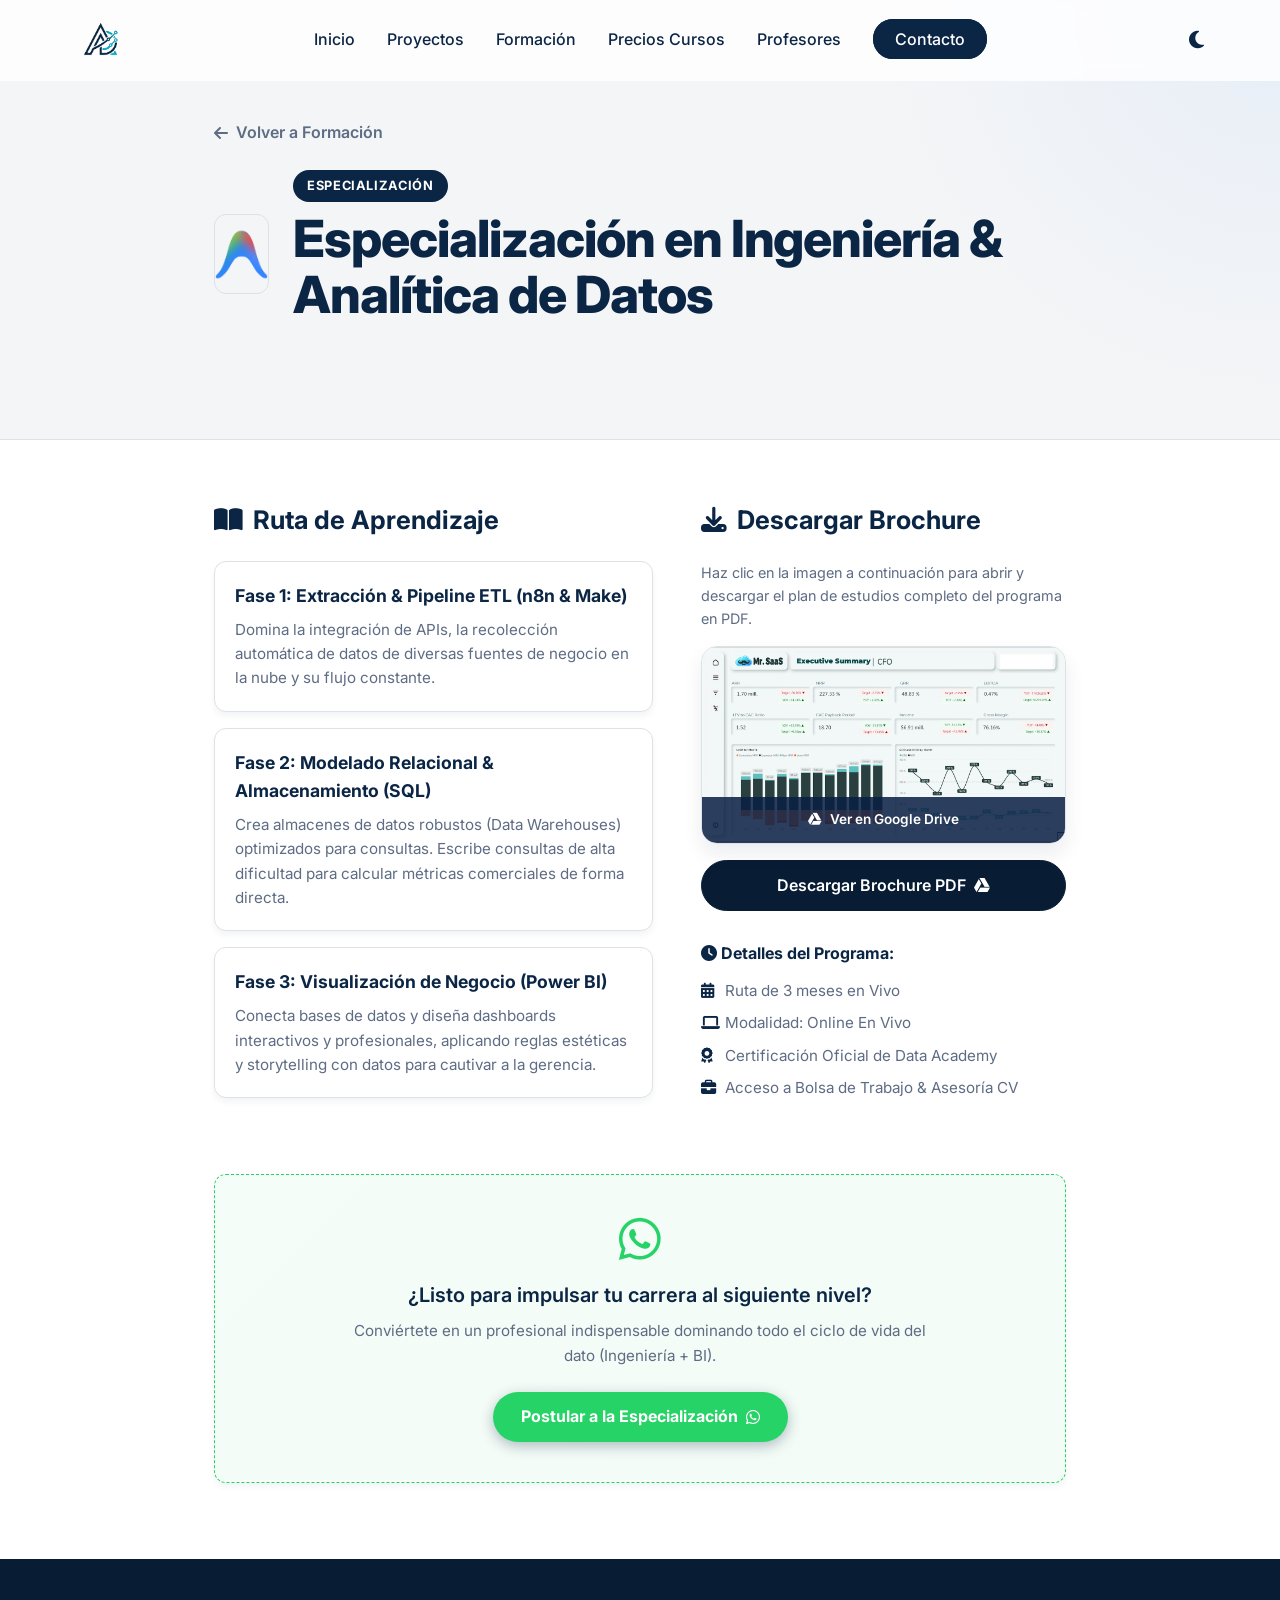
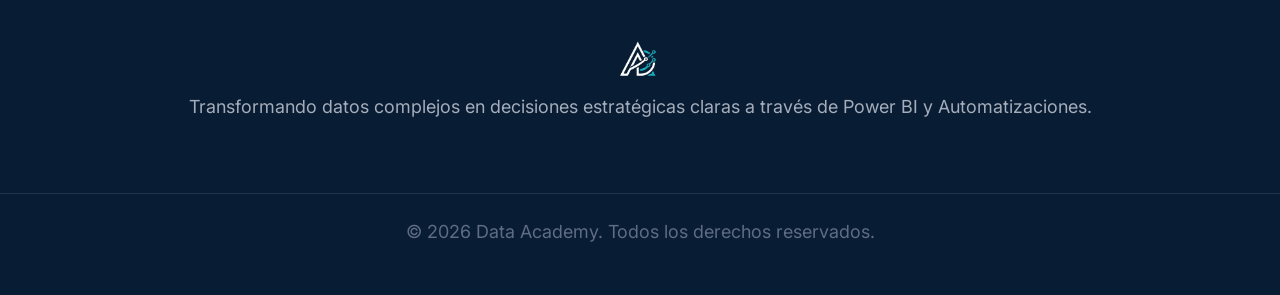
<file: pages/especializacion-datos.html>
<!DOCTYPE html>
<html lang="es">
<head>
    <link rel="icon" type="image/png" href="../assets/img/logo/logo_pestana.png">
    <script>
        (function() {
            const theme = localStorage.getItem('theme');
            if (theme === 'dark' || (!theme && window.matchMedia('(prefers-color-scheme: dark)').matches)) {
                document.documentElement.classList.add('dark-theme');
            }
        })();
    </script>
    <meta charset="UTF-8">
    <meta name="viewport" content="width=device-width, initial-scale=1.0">
    <title>Especialización en Ingeniería & Analítica de Datos | Data Academy</title>
    <!-- Google Fonts -->
    <link rel="preconnect" href="https://fonts.googleapis.com">
    <link rel="preconnect" href="https://fonts.gstatic.com" crossorigin>
    <link href="https://fonts.googleapis.com/css2?family=Inter:wght@300;400;500;600;700;800&display=swap" rel="stylesheet">
    <!-- Font Awesome -->
    <link rel="stylesheet" href="https://cdnjs.cloudflare.com/ajax/libs/font-awesome/6.4.0/css/all.min.css">
    <link rel="stylesheet" href="../assets/css/style.css">
</head>
<body>
    <!-- Navbar -->
    <nav class="navbar scrolled" id="navbar">
        <div class="container nav-container">
            <a href="../index.html" class="logo">
                <img src="../assets/img/logo/logo_claro.png" class="logo-light" alt="Data Academy">
                <img src="../assets/img/logo/logo_oscuro.png" class="logo-dark" alt="Data Academy">
            </a>
            <ul class="nav-links">
                <li><a href="../index.html#inicio">Inicio</a></li>
                <li><a href="../index.html#proyectos">Proyectos</a></li>
                <li><a href="../index.html#formacion">Formación</a></li>
                <li><a href="../landing-ventas.html">Precios Cursos</a></li>
                <li><a href="biografia.html">Profesores</a></li>
                <li><a href="../index.html#contacto" class="btn-primary-outline">Contacto</a></li>
            </ul>
        <button id="theme-toggle" class="theme-toggle-btn" aria-label="Cambiar tema"><i class="fas fa-moon"></i></button>
        </div>
    </nav>

    <!-- Detail Hero Section -->
    <header class="detail-hero">
        <div class="container detail-container">
            <a href="../index.html#formacion" class="btn-back"><i class="fas fa-arrow-left"></i> Volver a Formación</a>
            <div class="detail-header" style="display: flex; align-items: center; gap: 24px;">
                <div class="course-logo" style="margin-bottom: 0; width: 80px; height: 80px;">
                    <picture><img loading="lazy" src="../assets/img/formation/7Antigravity.png" alt="Specialization Combo Icon" class="course-tool-logo">
                </div>
                <div>
                    <span class="course-tag" style="margin-bottom: 8px; display: inline-block; background-color: var(--primary-color); color: white;">Especialización</span>
                    <h1>Especialización en Ingeniería & Analítica de Datos</h1>
                </div>
            </div>
        </div>
    </header>

    <!-- Detail Content -->
    <section class="detail-content">
        <div class="container detail-container">
            <div class="detail-grid">
                <!-- Syllabus Side -->
                <div class="info-side">
                    <h3 class="detail-section-title"><i class="fas fa-book-open"></i> Ruta de Aprendizaje</h3>
                    
                    <div class="syllabus-list">
                        <div class="syllabus-module">
                            <h4>Fase 1: Extracción & Pipeline ETL (n8n & Make)</h4>
                            <p>Domina la integración de APIs, la recolección automática de datos de diversas fuentes de negocio en la nube y su flujo constante.</p>
                        </div>
                        <div class="syllabus-module">
                            <h4>Fase 2: Modelado Relacional & Almacenamiento (SQL)</h4>
                            <p>Crea almacenes de datos robustos (Data Warehouses) optimizados para consultas. Escribe consultas de alta dificultad para calcular métricas comerciales de forma directa.</p>
                        </div>
                        <div class="syllabus-module">
                            <h4>Fase 3: Visualización de Negocio (Power BI)</h4>
                            <p>Conecta bases de datos y diseña dashboards interactivos y profesionales, aplicando reglas estéticas y storytelling con datos para cautivar a la gerencia.</p>
                        </div>
                    </div>
                </div>

                <!-- Download Brochure Side -->
                <div class="visual-side">
                    <h3 class="detail-section-title"><i class="fas fa-download"></i> Descargar Brochure</h3>
                    <p style="font-size: 0.9rem; color: var(--text-muted); margin-bottom: 16px;">Haz clic en la imagen a continuación para abrir y descargar el plan de estudios completo del programa en PDF.</p>
                    
                    <!-- Clickable image to download Brochure -->
                    <a href="https://drive.google.com/file/d/4_Especializacion_Brochure_Placeholder/view?usp=sharing" target="_blank" class="detail-image-wrapper">
                        <picture><source srcset="../assets/img/projects/proyecto_powerbi_hero.png" type="image/webp"><img loading="lazy" src="../assets/img/projects/proyecto_powerbi_hero.png" alt="Flyer Especializacion Detallado">
                        <div class="image-overlay-msg">
                            <i class="fab fa-google-drive"></i> Ver en Google Drive
                        </div>
                    </a>

                    <a href="https://drive.google.com/file/d/4_Especializacion_Brochure_Placeholder/view?usp=sharing" target="_blank" class="btn btn-secondary" style="width: 100%; margin-top: 16px; display: inline-flex; align-items: center; justify-content: center; gap: 8px;">
                        Descargar Brochure PDF <i class="fab fa-google-drive"></i>
                    </a>

                    <div style="margin-top: 30px;">
                        <h4 style="font-size: 1rem; margin-bottom: 12px; color: var(--text-main);"><i class="fas fa-clock"></i> Detalles del Programa:</h4>
                        <ul style="list-style: none; padding: 0; color: var(--text-muted); font-size: 0.95rem;">
                            <li style="margin-bottom: 8px;"><i class="fas fa-calendar-alt" style="color: var(--primary-color); width: 20px;"></i> Ruta de 3 meses en Vivo</li>
                            <li style="margin-bottom: 8px;"><i class="fas fa-laptop" style="color: var(--primary-color); width: 20px;"></i> Modalidad: Online En Vivo</li>
                            <li style="margin-bottom: 8px;"><i class="fas fa-award" style="color: var(--primary-color); width: 20px;"></i> Certificación Oficial de Data Academy</li>
                            <li style="margin-bottom: 8px;"><i class="fas fa-briefcase" style="color: var(--primary-color); width: 20px;"></i> Acceso a Bolsa de Trabajo & Asesoría CV</li>
                        </ul>
                    </div>
                </div>
            </div>

            <!-- Enrollment CTA -->
            <div class="syllabus-module" style="text-align: center; padding: 40px; background: linear-gradient(135deg, rgba(37, 211, 102, 0.05) 0%, rgba(32, 184, 88, 0.05) 100%); border: 1px dashed var(--secondary-color);">
                <i class="fab fa-whatsapp" style="font-size: 3rem; color: var(--secondary-color); margin-bottom: 16px;"></i>
                <h3 style="margin-bottom: 8px;">¿Listo para impulsar tu carrera al siguiente nivel?</h3>
                <p style="margin-bottom: 24px; max-width: 600px; margin-left: auto; margin-right: auto;">Conviértete en un profesional indispensable dominando todo el ciclo de vida del dato (Ingeniería + BI).</p>
                <a href="https://api.whatsapp.com/send/?phone=51904882577&text=Hola%2C%20quiero%20informaci%C3%B3n%20de%20la%20Especializaci%C3%B3n%20en%20Ingenier%C3%ADa%20y%20Anal%C3%ADtica%20de%20Datos&type=phone_number&app_absent=0" class="btn btn-primary" style="background-color: var(--secondary-color); border: none;" target="_blank">Postular a la Especialización <i class="fab fa-whatsapp"></i></a>
            </div>
        </div>
    </section>

    <!-- Footer -->
    <footer>
        <div class="container footer-content" style="grid-template-columns: 1fr; text-align: center; gap: 24px;">
            <div class="footer-brand">
                <a href="../index.html" class="logo" style="justify-content: center;">
                    <img src="../assets/img/logo/logo_oscuro.png" style="height: 38px; width: auto;" alt="Data Academy">
                </a>
                <p>Transformando datos complejos en decisiones estratégicas claras a través de Power BI y Automatizaciones.</p>
            </div>
        </div>
        <div class="footer-bottom">
            <p>&copy; 2026 Data Academy. Todos los derechos reservados.</p>
        </div>
    </footer>
    <script src="../assets/js/script.js"></script>
</body>
</html>
</file>
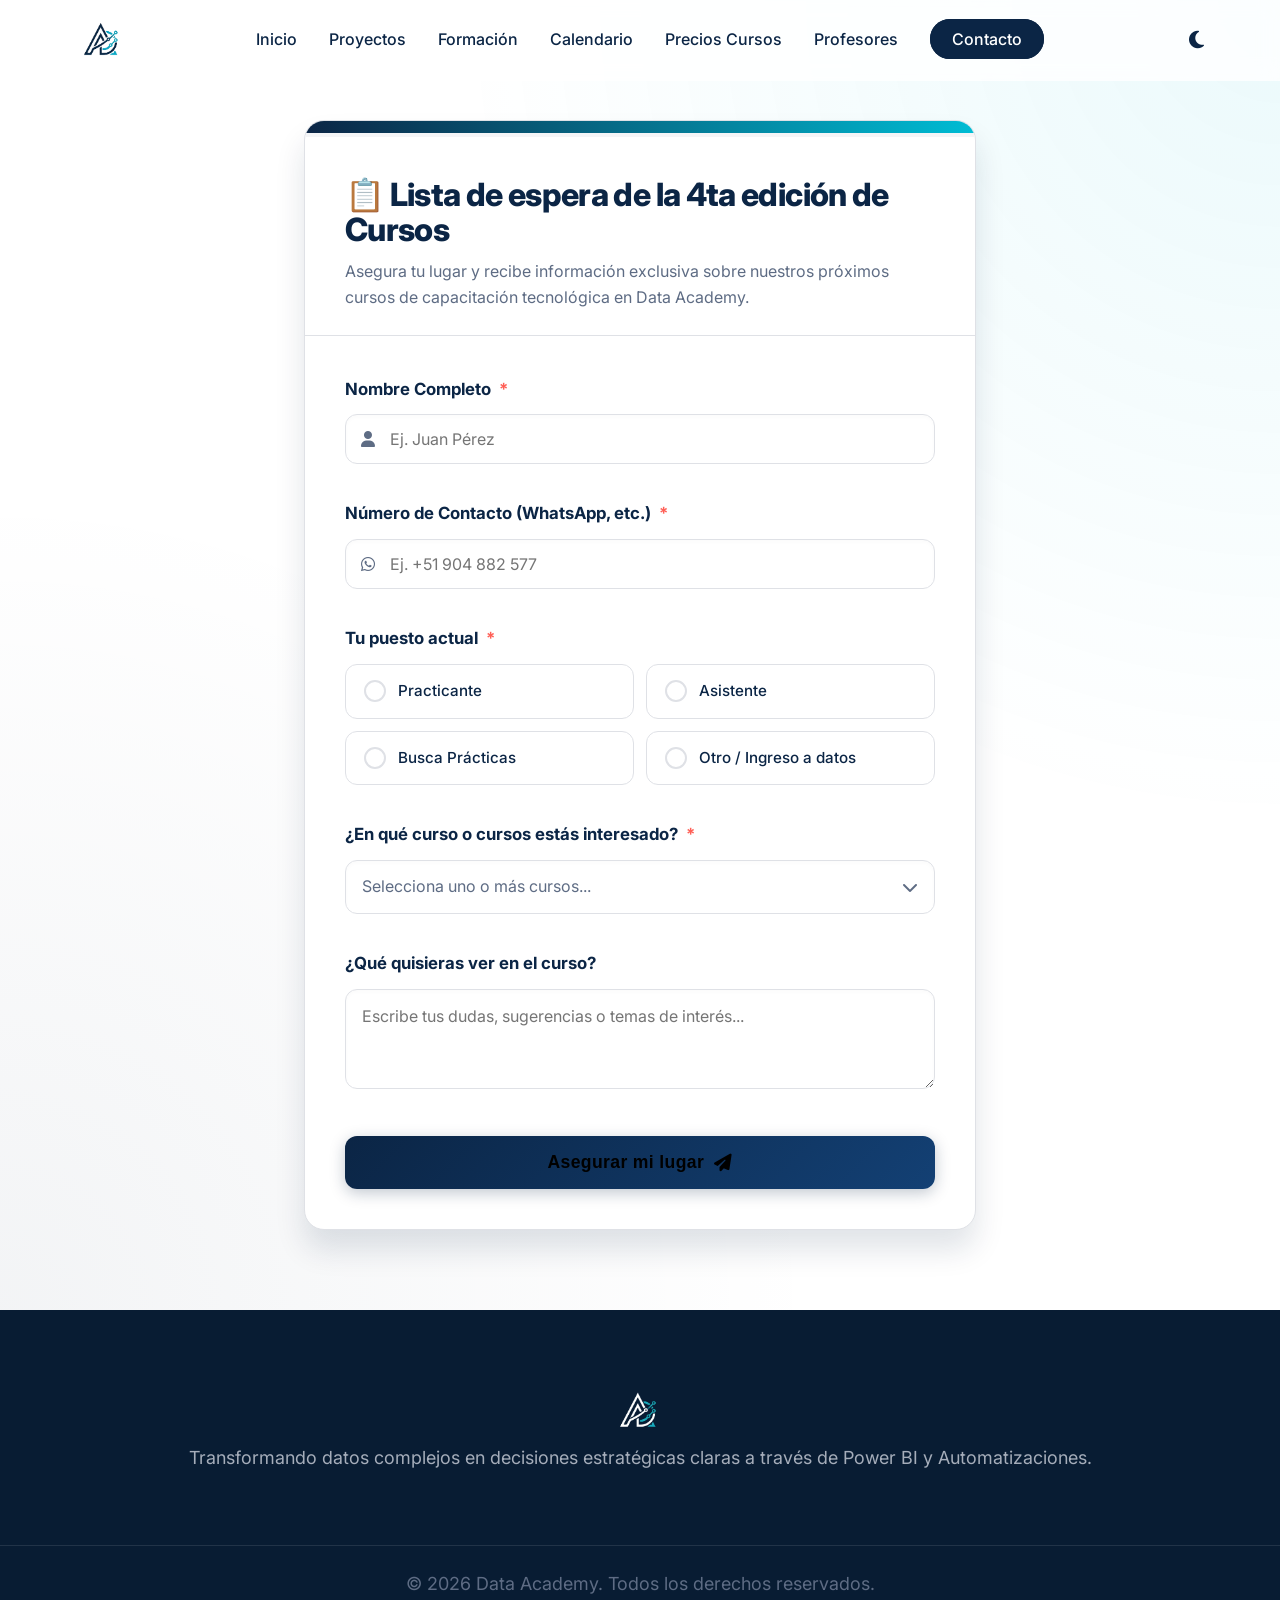
<file: pages/lista-espera.html>
<!DOCTYPE html>
<html lang="es">

<head>
    <link rel="icon" type="image/png" href="../assets/img/logo/logo_pestana.png">
    <script>
        (function () {
            const theme = localStorage.getItem('theme');
            if (theme === 'dark' || (!theme && window.matchMedia('(prefers-color-scheme: dark)').matches)) {
                document.documentElement.classList.add('dark-theme');
            }
        })();
    </script>
    <meta charset="UTF-8">
    <meta name="viewport" content="width=device-width, initial-scale=1.0">
    <title>Lista de Espera | Data Academy</title>
    
    <!-- Google Fonts -->
    <link rel="preconnect" href="https://fonts.googleapis.com">
    <link rel="preconnect" href="https://fonts.gstatic.com" crossorigin>
    <link href="https://fonts.googleapis.com/css2?family=Inter:wght@300;400;500;600;700;800&display=swap" rel="stylesheet">
    
    <!-- Font Awesome -->
    <link rel="stylesheet" href="https://cdnjs.cloudflare.com/ajax/libs/font-awesome/6.4.0/css/all.min.css">
    
    <!-- Main Style -->
    <link rel="stylesheet" href="../assets/css/style.css">

    <!-- Custom Form Styles -->
    <style>
        .form-section {
            padding: 120px 0 80px;
            background: radial-gradient(circle at top right, rgba(0, 188, 212, 0.08), transparent 45%),
                        radial-gradient(circle at bottom left, rgba(11, 37, 69, 0.05), transparent 45%);
            min-height: 100vh;
            display: flex;
            align-items: center;
        }

        .form-container {
            max-width: 720px;
            margin: 0 auto;
            width: 100%;
        }

        .form-card {
            background: var(--card-bg);
            border: 1px solid var(--border-color);
            border-radius: 20px;
            overflow: hidden;
            box-shadow: var(--shadow-lg);
            transition: var(--transition);
            position: relative;
        }

        .form-card::before {
            content: '';
            display: block;
            height: 12px;
            background: linear-gradient(90deg, var(--primary-color) 0%, var(--accent-color) 100%);
            width: 100%;
        }

        /* Progress Bar */
        .progress-bar-container {
            height: 4px;
            background: var(--bg-light);
            width: 100%;
            position: relative;
        }

        .progress-bar {
            height: 100%;
            background: var(--accent-color);
            width: 0%;
            transition: width 0.4s cubic-bezier(0.25, 0.8, 0.25, 1);
            box-shadow: 0 0 8px rgba(0, 188, 212, 0.5);
        }

        .form-header {
            padding: 40px 40px 24px;
            border-bottom: 1px solid var(--border-color);
        }

        .form-header h1 {
            font-size: 2rem;
            font-weight: 800;
            color: var(--text-main);
            margin-bottom: 12px;
            letter-spacing: -0.02em;
        }

        .form-header p {
            font-size: 1rem;
            color: var(--text-muted);
            line-height: 1.6;
            margin-bottom: 0;
        }

        .form-body {
            padding: 40px;
        }

        .form-group {
            margin-bottom: 36px;
            opacity: 0;
            transform: translateY(15px);
            animation: fadeInUp 0.5s ease forwards;
        }

        .form-group:nth-child(1) { animation-delay: 0.1s; }
        .form-group:nth-child(2) { animation-delay: 0.2s; }
        .form-group:nth-child(3) { animation-delay: 0.3s; }
        .form-group:nth-child(4) { animation-delay: 0.4s; }
        .form-group:nth-child(5) { animation-delay: 0.5s; }

        @keyframes fadeInUp {
            to {
                opacity: 1;
                transform: translateY(0);
            }
        }

        .form-label {
            display: block;
            font-size: 1.05rem;
            font-weight: 700;
            color: var(--text-main);
            margin-bottom: 12px;
        }

        .form-label span.required {
            color: #ff5f56;
            margin-left: 4px;
        }

        /* Text Input Styling */
        .form-input-wrapper {
            position: relative;
        }

        .form-input-wrapper i {
            position: absolute;
            left: 16px;
            top: 50%;
            transform: translateY(-50%);
            color: var(--text-muted);
            transition: var(--transition);
            font-size: 1rem;
        }

        .form-control {
            width: 100%;
            padding: 14px 16px 14px 44px;
            border-radius: 12px;
            border: 1px solid var(--border-color);
            background: var(--bg-main);
            color: var(--text-main);
            font-family: inherit;
            font-size: 1rem;
            transition: var(--transition);
            box-shadow: inset 0 2px 4px rgba(9, 30, 66, 0.02);
        }

        .form-control:focus {
            outline: none;
            border-color: var(--accent-color);
            box-shadow: 0 0 0 4px rgba(0, 188, 212, 0.15);
        }

        .form-control:focus + i {
            color: var(--accent-color);
        }

        /* Textarea customization */
        textarea.form-control {
            padding: 16px;
            min-height: 100px;
            resize: vertical;
        }

        /* Custom Radio Buttons (Job Title) */
        .radio-grid {
            display: grid;
            grid-template-columns: 1fr 1fr;
            gap: 12px;
        }

        @media (max-width: 480px) {
            .radio-grid {
                grid-template-columns: 1fr;
            }
        }

        .radio-option {
            position: relative;
        }

        .radio-option input[type="radio"] {
            position: absolute;
            opacity: 0;
            width: 0;
            height: 0;
        }

        .radio-label {
            display: flex;
            align-items: center;
            padding: 14px 18px;
            border: 1px solid var(--border-color);
            background: var(--bg-main);
            color: var(--text-main);
            border-radius: 12px;
            cursor: pointer;
            font-weight: 500;
            transition: var(--transition);
            user-select: none;
            font-size: 0.95rem;
        }

        .radio-label::before {
            content: '';
            display: inline-block;
            width: 18px;
            height: 18px;
            border: 2px solid var(--border-color);
            border-radius: 50%;
            margin-right: 12px;
            flex-shrink: 0;
            transition: var(--transition);
            background: var(--bg-main);
        }

        .radio-option input[type="radio"]:checked + .radio-label {
            border-color: var(--accent-color);
            background: rgba(0, 188, 212, 0.05);
            font-weight: 600;
            box-shadow: var(--shadow-sm);
        }

        .radio-option input[type="radio"]:checked + .radio-label::before {
            border-color: var(--accent-color);
            border-width: 5px;
            background: var(--bg-main);
        }

        .form-group-combobox {
            position: relative;
            z-index: 100;
        }

        /* ========================================================
           Custom Combobox / Select box with Tagging & Search
           ======================================================== */
        .combobox-container {
            position: relative;
            width: 100%;
            user-select: none;
        }

        .combobox-select {
            display: flex;
            align-items: center;
            justify-content: space-between;
            min-height: 54px;
            padding: 10px 16px;
            border: 1px solid var(--border-color);
            background: var(--bg-main);
            border-radius: 12px;
            cursor: pointer;
            transition: var(--transition);
            box-shadow: inset 0 2px 4px rgba(9, 30, 66, 0.02);
        }

        .combobox-select:focus, .combobox-select.active {
            outline: none;
            border-color: var(--accent-color);
            box-shadow: 0 0 0 4px rgba(0, 188, 212, 0.15);
        }

        .combobox-placeholder {
            color: var(--text-muted);
            font-size: 1rem;
        }

        .combobox-tags {
            display: flex;
            flex-wrap: wrap;
            gap: 8px;
            align-items: center;
            max-width: 92%;
        }

        .combobox-tag {
            display: inline-flex;
            align-items: center;
            gap: 6px;
            background: rgba(0, 188, 212, 0.08);
            color: var(--primary-color);
            border: 1px solid rgba(0, 188, 212, 0.25);
            border-radius: 8px;
            padding: 5px 10px;
            font-size: 0.85rem;
            font-weight: 600;
            transition: var(--transition);
        }

        html.dark-theme .combobox-tag {
            color: var(--accent-color);
            background: rgba(0, 188, 212, 0.15);
            border-color: rgba(0, 188, 212, 0.4);
        }

        .combobox-tag i {
            font-size: 0.75rem;
            cursor: pointer;
            color: var(--text-muted);
            transition: var(--transition);
        }

        .combobox-tag i:hover {
            color: #ff5f56;
        }

        .combobox-chevron {
            color: var(--text-muted);
            transition: transform 0.3s ease;
            margin-left: 10px;
        }

        .combobox-container.open .combobox-chevron {
            transform: rotate(180deg);
            color: var(--accent-color);
        }

        /* Dropdown Panel */
        .combobox-dropdown {
            position: absolute;
            top: calc(100% + 8px);
            left: 0;
            width: 100%;
            background: var(--card-bg);
            border: 1px solid var(--border-color);
            border-radius: 12px;
            box-shadow: var(--shadow-lg);
            z-index: 1000;
            display: none;
            overflow: hidden;
            animation: dropdownSlideIn 0.25s cubic-bezier(0.25, 0.8, 0.25, 1);
        }

        .combobox-container.open .combobox-dropdown {
            display: block;
        }

        @keyframes dropdownSlideIn {
            from {
                opacity: 0;
                transform: translateY(-10px);
            }
            to {
                opacity: 1;
                transform: translateY(0);
            }
        }

        .combobox-search-wrapper {
            position: sticky;
            top: 0;
            background: var(--card-bg);
            display: flex;
            align-items: center;
            padding: 12px 16px;
            border-bottom: 1px solid var(--border-color);
            z-index: 10;
        }

        .combobox-search-wrapper i {
            color: var(--text-muted);
            margin-right: 12px;
            font-size: 0.95rem;
        }

        .combobox-search-input {
            width: 100%;
            border: none;
            background: transparent;
            color: var(--text-main);
            font-family: inherit;
            font-size: 0.95rem;
        }

        .combobox-search-input:focus {
            outline: none;
        }

        .combobox-options-list {
            max-height: 240px;
            overflow-y: auto;
            padding: 8px;
        }

        /* Custom Scrollbar for Dropdown */
        .combobox-options-list::-webkit-scrollbar {
            width: 6px;
        }
        .combobox-options-list::-webkit-scrollbar-track {
            background: transparent;
        }
        .combobox-options-list::-webkit-scrollbar-thumb {
            background: var(--border-color);
            border-radius: 3px;
        }

        .combobox-option-item {
            display: flex;
            align-items: center;
            padding: 10px 12px;
            border-radius: 8px;
            cursor: pointer;
            transition: var(--transition);
            margin-bottom: 2px;
        }

        .combobox-option-item:hover {
            background: var(--bg-light);
        }

        .combobox-option-checkbox {
            width: 18px;
            height: 18px;
            border: 2px solid var(--border-color);
            border-radius: 4px;
            margin-right: 12px;
            display: flex;
            align-items: center;
            justify-content: center;
            transition: var(--transition);
            background: var(--bg-main);
            flex-shrink: 0;
        }

        .combobox-option-item.selected .combobox-option-checkbox {
            background-color: var(--accent-color);
            border-color: var(--accent-color);
        }

        .combobox-option-checkbox i {
            font-size: 9px;
            color: var(--primary-color);
            display: none;
        }

        html.dark-theme .combobox-option-checkbox i {
            color: var(--primary-dark);
        }

        .combobox-option-item.selected .combobox-option-checkbox i {
            display: block;
        }

        .combobox-option-text {
            font-size: 0.95rem;
            color: var(--text-main);
            font-weight: 500;
        }

        .combobox-option-item.selected .combobox-option-text {
            font-weight: 600;
        }

        .combobox-no-results {
            padding: 16px;
            text-align: center;
            color: var(--text-muted);
            font-size: 0.95rem;
            display: none;
        }

        /* Success & Actions */
        .form-actions {
            margin-top: 40px;
        }

        .btn-submit {
            width: 100%;
            padding: 16px;
            font-size: 1.1rem;
            letter-spacing: 0.02em;
            display: flex;
            align-items: center;
            justify-content: center;
            gap: 10px;
            border-radius: 12px;
            background: linear-gradient(135deg, var(--primary-color) 0%, var(--primary-light) 100%);
            box-shadow: 0 4px 15px rgba(11, 37, 69, 0.25);
        }

        .btn-submit:hover {
            transform: translateY(-2px);
            box-shadow: 0 6px 20px rgba(11, 37, 69, 0.35);
            background: linear-gradient(135deg, var(--primary-dark) 0%, var(--primary-color) 100%);
        }

        /* Success screen styling */
        .success-screen {
            display: none;
            text-align: center;
            padding: 60px 40px;
        }

        .success-icon {
            width: 80px;
            height: 80px;
            border-radius: 50%;
            background: rgba(37, 211, 102, 0.1);
            color: var(--secondary-color);
            font-size: 2.5rem;
            display: flex;
            align-items: center;
            justify-content: center;
            margin: 0 auto 24px;
            animation: pulseSuccess 2s infinite;
        }

        @keyframes pulseSuccess {
            0% { transform: scale(1); box-shadow: 0 0 0 0 rgba(37, 211, 102, 0.4); }
            70% { transform: scale(1.05); box-shadow: 0 0 0 15px rgba(37, 211, 102, 0); }
            100% { transform: scale(1); box-shadow: 0 0 0 0 rgba(37, 211, 102, 0); }
        }

        .success-title {
            font-size: 1.8rem;
            font-weight: 800;
            color: var(--text-main);
            margin-bottom: 12px;
        }

        .success-message {
            color: var(--text-muted);
            font-size: 1.05rem;
            line-height: 1.6;
            max-width: 500px;
            margin: 0 auto 30px;
        }

        .success-details {
            background: var(--bg-light);
            border: 1px solid var(--border-color);
            border-radius: 12px;
            padding: 20px;
            text-align: left;
            margin-bottom: 30px;
            font-size: 0.95rem;
        }

        .success-details h4 {
            color: var(--primary-color);
            margin-bottom: 10px;
            font-weight: 700;
        }

        .success-details ul {
            padding-left: 20px;
            list-style: disc;
            color: var(--text-muted);
        }

        .btn-whatsapp-redirect {
            background-color: var(--secondary-color) !important;
            color: white !important;
            width: 100%;
            padding: 16px;
            font-size: 1.1rem;
            border-radius: 12px;
            box-shadow: 0 4px 15px rgba(37, 211, 102, 0.25);
            display: inline-flex;
            align-items: center;
            justify-content: center;
            gap: 10px;
            font-weight: 700;
        }

        .btn-whatsapp-redirect:hover {
            background-color: #20b858 !important;
            transform: translateY(-2px);
            box-shadow: 0 6px 20px rgba(37, 211, 102, 0.35);
        }

        /* Dark mode adaptations */
        html.dark-theme .form-card::before {
            background: linear-gradient(90deg, var(--accent-color) 0%, var(--primary-light) 100%);
        }
        html.dark-theme .btn-submit {
            background: linear-gradient(135deg, var(--accent-color) 0%, var(--primary-light) 100%);
            color: var(--primary-dark) !important;
            font-weight: 800;
        }
        html.dark-theme .btn-submit:hover {
            background: linear-gradient(135deg, var(--accent-hover) 0%, var(--primary-color) 100%);
        }
        html.dark-theme .radio-option input[type="radio"]:checked + .radio-label {
            background: rgba(0, 188, 212, 0.1);
        }
        html.dark-theme .success-details h4 {
            color: var(--accent-color);
        }
    </style>
</head>

<body>
    <!-- Navbar -->
    <nav class="navbar scrolled" id="navbar">
        <div class="container nav-container">
            <a href="../index.html" class="logo">
                <img src="../assets/img/logo/logo_claro.png" class="logo-light" alt="Data Academy">
                <img src="../assets/img/logo/logo_oscuro.png" class="logo-dark" alt="Data Academy">
            </a>
            <ul class="nav-links">
                <li><a href="../index.html#inicio">Inicio</a></li>
                <li><a href="../index.html#proyectos">Proyectos</a></li>
                <li><a href="../index.html#formacion">Formación</a></li>
                <li><a href="../landing-cursos.html">Calendario</a></li>
                <li><a href="../landing-ventas.html">Precios Cursos</a></li>
                <li><a href="biografia.html">Profesores</a></li>
                <li><a href="../index.html#contacto" class="btn-primary-outline">Contacto</a></li>
            </ul>
            <button id="theme-toggle" class="theme-toggle-btn" aria-label="Cambiar tema">
                <i class="fas fa-moon"></i>
            </button>
        </div>
    </nav>

    <!-- Main Section -->
    <section class="form-section">
        <div class="container form-container">
            <!-- Form Card -->
            <div class="form-card" id="form-card-container">
                <!-- Progress indicator -->
                <div class="progress-bar-container">
                    <div class="progress-bar" id="form-progress"></div>
                </div>

                <!-- Form Header -->
                <div class="form-header">
                    <h1>📋 Lista de espera de la 4ta edición de Cursos</h1>
                    <p>Asegura tu lugar y recibe información exclusiva sobre nuestros próximos cursos de capacitación tecnológica en Data Academy.</p>
                </div>

                <!-- Form Body -->
                <form class="form-body" id="waitlist-form" novalidate>
                    <!-- Name input -->
                    <div class="form-group">
                        <label class="form-label" for="user-name">Nombre Completo <span class="required">*</span></label>
                        <div class="form-input-wrapper">
                            <input class="form-control" type="text" id="user-name" placeholder="Ej. Juan Pérez" required>
                            <i class="fas fa-user"></i>
                        </div>
                    </div>

                    <!-- Contact input -->
                    <div class="form-group">
                        <label class="form-label" for="user-contact">Número de Contacto (WhatsApp, etc.) <span class="required">*</span></label>
                        <div class="form-input-wrapper">
                            <input class="form-control" type="tel" id="user-contact" placeholder="Ej. +51 904 882 577" required>
                            <i class="fab fa-whatsapp"></i>
                        </div>
                    </div>

                    <!-- Position / Current job -->
                    <div class="form-group">
                        <label class="form-label">Tu puesto actual <span class="required">*</span></label>
                        <div class="radio-grid">
                            <div class="radio-option">
                                <input type="radio" id="puesto-practicante" name="user-puesto" value="Practicante" required>
                                <label class="radio-label" for="puesto-practicante">Practicante</label>
                            </div>
                            <div class="radio-option">
                                <input type="radio" id="puesto-asistente" name="user-puesto" value="Asistente">
                                <label class="radio-label" for="puesto-asistente">Asistente</label>
                            </div>
                            <div class="radio-option">
                                <input type="radio" id="puesto-busca" name="user-puesto" value="Busca Prácticas">
                                <label class="radio-label" for="puesto-busca">Busca Prácticas</label>
                            </div>
                            <div class="radio-option">
                                <input type="radio" id="puesto-otro" name="user-puesto" value="Otro (Busco ingresar al mundo de los datos)">
                                <label class="radio-label" for="puesto-otro">Otro / Ingreso a datos</label>
                            </div>
                        </div>
                    </div>

                    <!-- Courses Combobox Dropdown -->
                    <div class="form-group form-group-combobox">
                        <label class="form-label">¿En qué curso o cursos estás interesado? <span class="required">*</span></label>
                        <div class="combobox-container" id="courses-combobox">
                            <div class="combobox-select" tabindex="0" id="combobox-trigger">
                                <div class="combobox-tags" id="selected-tags-container">
                                    <span class="combobox-placeholder">Selecciona uno o más cursos...</span>
                                </div>
                                <i class="fas fa-chevron-down combobox-chevron"></i>
                            </div>
                            <div class="combobox-dropdown">
                                <div class="combobox-search-wrapper">
                                    <i class="fas fa-search"></i>
                                    <input type="text" class="combobox-search-input" id="combobox-search" placeholder="Buscar curso..." autocomplete="off">
                                </div>
                                <div class="combobox-options-list" id="combobox-options-list">
                                    <!-- Options populated dynamically -->
                                </div>
                                <div class="combobox-no-results" id="combobox-no-results">No se encontraron cursos coincidentes.</div>
                            </div>
                        </div>
                        <!-- Hidden inputs for validation & data serialization -->
                        <div id="hidden-inputs-container" style="display: none;"></div>
                    </div>

                    <!-- Suggestions textarea -->
                    <div class="form-group">
                        <label class="form-label" for="user-suggestions">¿Qué quisieras ver en el curso?</label>
                        <div class="form-input-wrapper">
                            <textarea class="form-control" id="user-suggestions" placeholder="Escribe tus dudas, sugerencias o temas de interés..."></textarea>
                        </div>
                    </div>

                    <!-- Actions -->
                    <div class="form-actions">
                        <button class="btn btn-submit" type="submit" id="submit-btn">
                            <span>Asegurar mi lugar</span> <i class="fas fa-paper-plane"></i>
                        </button>
                    </div>
                </form>

                <!-- Success Screen -->
                <div class="success-screen" id="success-screen">
                    <div class="success-icon">
                        <i class="fas fa-check"></i>
                    </div>
                    <h2 class="success-title">¡Registro Exitoso!</h2>
                    <p class="success-message">Tus datos para la lista de espera han sido preparados con éxito. Para asegurar tu prioridad en la 4ta edición de cursos, haz clic en el siguiente enlace para enviar tus datos directamente a nuestro WhatsApp.</p>
                    
                    <div class="success-details">
                        <h4>Resumen de tu registro:</h4>
                        <p><strong>Nombre:</strong> <span id="resumen-nombre"></span></p>
                        <p><strong>Puesto actual:</strong> <span id="resumen-puesto"></span></p>
                        <p><strong>Cursos seleccionados:</strong></p>
                        <ul id="resumen-cursos"></ul>
                    </div>

                    <a href="#" target="_blank" class="btn btn-whatsapp-redirect" id="whatsapp-redirect-btn">
                        Enviar registro por WhatsApp <i class="fab fa-whatsapp"></i>
                    </a>
                </div>
            </div>
        </div>
    </section>

    <!-- Footer -->
    <footer>
        <div class="container footer-content" style="grid-template-columns: 1fr; text-align: center; gap: 24px;">
            <div class="footer-brand">
                <a href="../index.html" class="logo" style="justify-content: center;">
                    <img src="../assets/img/logo/logo_oscuro.png" style="height: 38px; width: auto;" alt="Data Academy">
                </a>
                <p>Transformando datos complejos en decisiones estratégicas claras a través de Power BI y Automatizaciones.</p>
            </div>
        </div>
        <div class="footer-bottom">
            <p>&copy; 2026 Data Academy. Todos los derechos reservados.</p>
        </div>
    </footer>

    <!-- Scripts -->
    <script src="../assets/js/script.js"></script>
    <script>
        document.addEventListener('DOMContentLoaded', () => {
            const form = document.getElementById('waitlist-form');
            const nameInput = document.getElementById('user-name');
            const contactInput = document.getElementById('user-contact');
            const suggestionsInput = document.getElementById('user-suggestions');
            const progressBar = document.getElementById('form-progress');
            
            const formCard = document.getElementById('form-card-container');
            const successScreen = document.getElementById('success-screen');
            
            const resumenNombre = document.getElementById('resumen-nombre');
            const resumenPuesto = document.getElementById('resumen-puesto');
            const resumenCursos = document.getElementById('resumen-cursos');
            const whatsappRedirectBtn = document.getElementById('whatsapp-redirect-btn');

            // Cursos Disponibles Array
            const cursosDisponibles = [
                "Python para Automatización",
                "Power BI Básico Intermedio",
                "SQL Básico - Intermedio (SQL Server)",
                "SQL Intermedio-Avanzado (SQL Server y GCP)",
                "Power Automate - Apps",
                "GCP",
                "AZURE",
                "CERTIFICACIÓN: PL-300",
                "CERTIFICACIÓN: DP-900",
                "FABRIC"
            ];

            // Setup Combobox options dynamically
            const optionsList = document.getElementById('combobox-options-list');
            const hiddenContainer = document.getElementById('hidden-inputs-container');

            cursosDisponibles.forEach((curso, index) => {
                // Populate hidden inputs
                const input = document.createElement('input');
                input.type = 'checkbox';
                input.id = `curso-hidden-${index}`;
                input.name = 'user-cursos';
                input.value = curso;
                hiddenContainer.appendChild(input);

                // Populate option items
                const option = document.createElement('div');
                option.className = 'combobox-option-item';
                option.dataset.index = index;
                option.dataset.value = curso;
                option.innerHTML = `
                    <div class="combobox-option-checkbox">
                        <i class="fas fa-check"></i>
                    </div>
                    <span class="combobox-option-text">${curso}</span>
                `;
                optionsList.appendChild(option);
            });

            // Combobox interactivity
            const comboboxContainer = document.getElementById('courses-combobox');
            const trigger = document.getElementById('combobox-trigger');
            const searchInput = document.getElementById('combobox-search');
            const tagsContainer = document.getElementById('selected-tags-container');
            const placeholder = tagsContainer.querySelector('.combobox-placeholder');

            trigger.addEventListener('click', (e) => {
                e.stopPropagation();
                const isOpen = comboboxContainer.classList.toggle('open');
                if (isOpen) {
                    searchInput.focus();
                    trigger.classList.add('active');
                } else {
                    trigger.classList.remove('active');
                }
            });

            // Close when clicking outside
            document.addEventListener('click', () => {
                comboboxContainer.classList.remove('open');
                trigger.classList.remove('active');
            });

            // Prevent closing when clicking inside the dropdown
            document.querySelector('.combobox-dropdown').addEventListener('click', (e) => {
                e.stopPropagation();
            });

            // Search filter
            searchInput.addEventListener('input', () => {
                const query = searchInput.value.toLowerCase().trim();
                const items = document.querySelectorAll('.combobox-option-item');
                const noResults = document.getElementById('combobox-no-results');
                let hasMatches = false;

                items.forEach(item => {
                    const text = item.dataset.value.toLowerCase();
                    if (text.includes(query)) {
                        item.style.display = 'flex';
                        hasMatches = true;
                    } else {
                        item.style.display = 'none';
                    }
                });

                noResults.style.display = hasMatches ? 'none' : 'block';
            });

            // Tags Rendering
            function renderTags() {
                const selectedOptions = document.querySelectorAll('.combobox-option-item.selected');
                
                // Clear existing tags
                tagsContainer.querySelectorAll('.combobox-tag').forEach(tag => tag.remove());
                
                if (selectedOptions.length === 0) {
                    placeholder.style.display = 'block';
                } else {
                    placeholder.style.display = 'none';
                    selectedOptions.forEach(opt => {
                        const val = opt.dataset.value;
                        const index = opt.dataset.index;
                        
                        const tag = document.createElement('div');
                        tag.className = 'combobox-tag';
                        tag.innerHTML = `
                            <span>${val}</span>
                            <i class="fas fa-times" data-index="${index}"></i>
                        `;
                        
                        // Delete tag click handler
                        tag.querySelector('i').addEventListener('click', (e) => {
                            e.stopPropagation();
                            deselectOption(index);
                        });
                        
                        tagsContainer.appendChild(tag);
                    });
                }
            }

            function selectOption(index) {
                const option = document.querySelector(`.combobox-option-item[data-index="${index}"]`);
                if (option) option.classList.add('selected');
                
                const hiddenInput = document.getElementById(`curso-hidden-${index}`);
                if (hiddenInput) hiddenInput.checked = true;
                
                renderTags();
                updateProgress();
            }

            function deselectOption(index) {
                const option = document.querySelector(`.combobox-option-item[data-index="${index}"]`);
                if (option) option.classList.remove('selected');
                
                const hiddenInput = document.getElementById(`curso-hidden-${index}`);
                if (hiddenInput) hiddenInput.checked = false;
                
                renderTags();
                updateProgress();
            }

            // Click option handler
            document.querySelectorAll('.combobox-option-item').forEach(item => {
                item.addEventListener('click', () => {
                    const index = item.dataset.index;
                    const isSelected = item.classList.contains('selected');
                    if (isSelected) {
                        deselectOption(index);
                    } else {
                        selectOption(index);
                    }
                });
            });

            // Form inputs tracking to update progress bar
            function getSelectedPuesto() {
                const checkedPuesto = document.querySelector('input[name="user-puesto"]:checked');
                return checkedPuesto ? checkedPuesto.value : null;
            }

            function getSelectedCursos() {
                const checkedCursos = document.querySelectorAll('input[name="user-cursos"]:checked');
                return Array.from(checkedCursos).map(cb => cb.value);
            }

            function updateProgress() {
                let completedSteps = 0;
                let totalSteps = 4; // Name, Contact, Position, At least one course

                if (nameInput.value.trim().length > 0) completedSteps++;
                if (contactInput.value.trim().length > 0) completedSteps++;
                if (getSelectedPuesto() !== null) completedSteps++;
                if (getSelectedCursos().length > 0) completedSteps++;

                const progressPercent = (completedSteps / totalSteps) * 100;
                progressBar.style.width = `${progressPercent}%`;
            }

            // Bind progress bar updates
            nameInput.addEventListener('input', updateProgress);
            contactInput.addEventListener('input', updateProgress);
            
            document.querySelectorAll('input[name="user-puesto"]').forEach(radio => {
                radio.addEventListener('change', updateProgress);
            });

            // Form validation and submission
            form.addEventListener('submit', (e) => {
                e.preventDefault();

                let isValid = true;
                nameInput.style.borderColor = '';
                contactInput.style.borderColor = '';
                comboboxContainer.querySelector('.combobox-select').style.borderColor = '';

                if (!nameInput.value.trim()) {
                    nameInput.style.borderColor = '#ff5f56';
                    isValid = false;
                }

                if (!contactInput.value.trim()) {
                    contactInput.style.borderColor = '#ff5f56';
                    isValid = false;
                }

                const puesto = getSelectedPuesto();
                if (!puesto) {
                    alert('Por favor selecciona tu puesto actual.');
                    isValid = false;
                    return;
                }

                const cursos = getSelectedCursos();
                if (cursos.length === 0) {
                    comboboxContainer.querySelector('.combobox-select').style.borderColor = '#ff5f56';
                    alert('Por favor selecciona al menos un curso de tu interés.');
                    isValid = false;
                    return;
                }

                if (!isValid) {
                    alert('Por favor completa todos los campos requeridos (*)');
                    return;
                }

                // Populate Success Summary
                resumenNombre.textContent = nameInput.value.trim();
                resumenPuesto.textContent = puesto;
                
                resumenCursos.innerHTML = '';
                cursos.forEach(c => {
                    const li = document.createElement('li');
                    li.textContent = c;
                    resumenCursos.appendChild(li);
                });

                // WhatsApp text encoding
                const name = nameInput.value.trim();
                const contact = contactInput.value.trim();
                const suggestions = suggestionsInput.value.trim() || 'Ninguna';
                
                const waMessage = `¡Hola Data Academy! Me acabo de registrar en la lista de espera para la 4ta edición de cursos. Aquí están mis detalles:\n\n` +
                                  `👤 *Nombre:* ${name}\n` +
                                  `📱 *Contacto:* ${contact}\n` +
                                  `💼 *Puesto actual:* ${puesto}\n` +
                                  `📚 *Cursos de interés:* ${cursos.join(', ')}\n` +
                                  `💡 *Propuestas/Sugerencias:* ${suggestions}`;

                const waPhone = '51904882577'; // Official Data Academy Number
                const waLink = `https://api.whatsapp.com/send/?phone=${waPhone}&text=${encodeURIComponent(waMessage)}&type=phone_number&app_absent=0`;
                
                whatsappRedirectBtn.href = waLink;
                
                // Switch forms
                form.style.display = 'none';
                document.querySelector('.form-header').style.display = 'none';
                successScreen.style.display = 'block';
                
                formCard.scrollIntoView({ behavior: 'smooth', block: 'center' });

                // Optional auto-redirect
                setTimeout(() => {
                    window.open(waLink, '_blank');
                }, 3000);
            });
        });
    </script>
</body>

</html>
</file>
<file: assets/css/style.css>
/* =========================================
   CSS Variables & Reset
   ========================================= */
:root {
    --primary-color: #0B2545; /* Navy principal de Data Academy */
    --primary-light: #134074; /* Navy medio para hovers */
    --primary-dark: #081C33;  /* Navy oscuro */
    --accent-color: #00BCD4;  /* Cyan brillante de Data Academy */
    --accent-hover: #0097A7;  /* Cyan para hovers */
    --secondary-color: #25D366; /* WhatsApp Green */
    --text-main: #0B2545;     /* Texto principal en Navy */
    --text-muted: #5e6c84;
    --bg-main: #ffffff;
    --bg-light: #f4f5f7;
    --card-bg: #ffffff;
    --border-color: #dfe1e6;
    --shadow-sm: 0 4px 6px rgba(9, 30, 66, 0.05);
    --shadow-md: 0 10px 20px rgba(9, 30, 66, 0.08);
    --shadow-lg: 0 20px 30px rgba(9, 30, 66, 0.12);
    --transition: all 0.3s cubic-bezier(0.25, 0.8, 0.25, 1);
}

* {
    margin: 0;
    padding: 0;
    box-sizing: border-box;
}

html {
    scroll-behavior: smooth;
    font-size: 16px;
}

body {
    font-family: 'Inter', sans-serif;
    color: var(--text-main);
    background-color: var(--bg-main);
    line-height: 1.6;
    overflow-x: hidden;
}

a {
    text-decoration: none;
    color: inherit;
    transition: var(--transition);
}

ul {
    list-style: none;
}

img {
    max-width: 100%;
    height: auto;
    display: block;
}

.container {
    width: 100%;
    max-width: 1200px;
    margin: 0 auto;
    padding: 0 24px;
}

.section {
    padding: 80px 0;
}

.bg-light {
    background-color: var(--bg-light);
}

.text-center {
    text-align: center;
}

.highlight {
    color: var(--accent-color);
    position: relative;
    display: inline-block;
}
.highlight::after {
    content: '';
    position: absolute;
    width: 100%;
    height: 30%;
    bottom: 5px;
    left: 0;
    background-color: rgba(0, 188, 212, 0.15);
    z-index: -1;
}

/* =========================================
   Typography
   ========================================= */
h1 {
    font-size: clamp(2.5rem, 5vw, 4rem);
    line-height: 1.1;
    font-weight: 800;
    margin-bottom: 24px;
    letter-spacing: -0.03em;
}

h2 {
    font-size: clamp(2rem, 4vw, 2.5rem);
    font-weight: 700;
    margin-bottom: 16px;
    letter-spacing: -0.02em;
}

h3 {
    font-size: 1.25rem;
    font-weight: 600;
    margin-bottom: 12px;
}

p {
    color: var(--text-muted);
    font-size: 1.125rem;
    margin-bottom: 24px;
}

/* =========================================
   Buttons
   ========================================= */
.btn {
    display: inline-flex;
    align-items: center;
    justify-content: center;
    gap: 8px;
    padding: 12px 28px;
    border-radius: 50px;
    font-weight: 600;
    cursor: pointer;
    transition: var(--transition);
    border: none;
    font-size: 1rem;
}

.btn-primary {
    background-color: var(--primary-color);
    color: #ffffff;
    box-shadow: 0 4px 14px rgba(11, 37, 69, 0.3);
    font-weight: 700;
}

.btn-primary:hover {
    background-color: var(--primary-dark);
    color: #ffffff;
    transform: translateY(-2px);
    box-shadow: 0 6px 20px rgba(8, 28, 51, 0.4);
}

.btn-secondary {
    background-color: var(--primary-dark);
    color: #ffffff;
    border: 1px solid var(--primary-dark);
}

.btn-secondary:hover {
    background-color: var(--primary-color);
    border-color: var(--primary-color);
    color: #ffffff;
    transform: translateY(-2px);
}

.btn-link {
    color: var(--primary-color);
    font-weight: 600;
    display: inline-flex;
    align-items: center;
    gap: 4px;
}
.btn-link:hover {
    color: var(--primary-dark);
    gap: 8px;
}

/* =========================================
   Navbar
   ========================================= */
.navbar {
    position: fixed;
    top: 0;
    left: 0;
    width: 100%;
    padding: 20px 0;
    background: rgba(255, 255, 255, 0.8);
    backdrop-filter: blur(10px);
    -webkit-backdrop-filter: blur(10px);
    z-index: 1000;
    transition: var(--transition);
    border-bottom: 1px solid transparent;
}

.navbar.scrolled {
    padding: 12px 0;
    background: rgba(255, 255, 255, 0.95);
    border-bottom: 1px solid var(--border-color);
    box-shadow: var(--shadow-sm);
}

.nav-container {
    display: flex;
    justify-content: space-between;
    align-items: center;
}

.logo {
    display: flex;
    align-items: center;
}
.logo .logo-light {
    display: block;
    height: 38px;
    width: auto;
}
.logo .logo-dark {
    display: none;
    height: 38px;
    width: auto;
}
html.dark-theme .logo .logo-light {
    display: none;
}
html.dark-theme .logo .logo-dark {
    display: block;
}

.nav-links {
    display: flex;
    align-items: center;
    gap: 32px;
}

.nav-links a {
    font-weight: 500;
    color: var(--text-main);
}

.nav-links a:hover {
    color: var(--accent-color);
}

.nav-links a.active {
    color: var(--accent-color) !important;
    font-weight: 700;
}

.btn-primary-outline {
    border: 2px solid var(--primary-color);
    padding: 8px 20px;
    border-radius: 50px;
    color: #ffffff !important;
    background-color: var(--primary-color);
}
.btn-primary-outline:hover {
    background-color: var(--primary-dark);
    color: #ffffff !important;
    box-shadow: 0 0 15px rgba(11, 37, 69, 0.4);
}

.hamburger {
    display: none;
    font-size: 1.5rem;
    cursor: pointer;
    color: var(--text-main);
}

/* =========================================
   Hero Section
   ========================================= */
.hero {
    min-height: 100vh;
    display: flex;
    align-items: center;
    padding-top: 80px;
    background: radial-gradient(circle at top right, rgba(0, 188, 212, 0.12), transparent 45%),
                radial-gradient(circle at bottom left, rgba(11, 37, 69, 0.08), transparent 45%);
}

.hero-content {
    display: grid;
    grid-template-columns: 1fr 1fr;
    gap: 40px;
    align-items: center;
}

.hero-buttons {
    display: flex;
    gap: 16px;
    margin-top: 32px;
}

.hero-carousel {
    position: relative;
    border-radius: 16px;
    box-shadow: var(--shadow-lg), 0 20px 40px rgba(0, 0, 0, 0.3);
    overflow: hidden;
    aspect-ratio: 16 / 9; /* Relación de aspecto widescreen para dashboards */
    background-color: #0c1a30;
    animation: float 6s ease-in-out infinite;
    border: 1px solid rgba(0, 82, 204, 0.15);
    display: flex;
    flex-direction: column;
}

/* Simulador de navegador (Browser window header mockup) */
.hero-carousel::before {
    content: '';
    display: block;
    height: 32px;
    background-color: #f4f5f7;
    border-bottom: 1px solid #dfe1e6;
    width: 100%;
    position: relative;
    z-index: 10;
    flex-shrink: 0;
}

/* Botones de control de ventana (Red, Yellow, Green) */
.hero-carousel::after {
    content: '';
    position: absolute;
    top: 11px;
    left: 16px;
    width: 10px;
    height: 10px;
    border-radius: 50%;
    background-color: #ff5f56;
    box-shadow: 16px 0 0 #ffbd2e, 32px 0 0 #27c93f;
    z-index: 11;
}

@keyframes float {
    0% { transform: translateY(0px); }
    50% { transform: translateY(-15px); }
    100% { transform: translateY(0px); }
}

.carousel-track-container {
    height: calc(100% - 32px); /* Desplazar el contenido debajo de la barra de navegación */
    width: 100%;
    position: relative;
    overflow: hidden;
}

.carousel-track {
    height: 100%;
    width: 100%;
    list-style: none;
    padding: 0;
    margin: 0;
}

.carousel-slide {
    position: absolute;
    top: 0;
    left: 0;
    width: 100%;
    height: 100%;
    opacity: 0;
    transition: opacity 0.8s ease-in-out;
    display: flex;
    flex-direction: column;
    justify-content: center;
    align-items: center;
    z-index: 1;
}

.carousel-slide.active {
    opacity: 1;
    z-index: 2;
}

.carousel-slide img {
    width: 100%;
    height: 100%;
    object-fit: cover;
}

/* picture tag should match its parent size */
.carousel-slide picture {
    display: block;
    width: 100%;
    height: 100%;
}

.carousel-caption {
    position: absolute;
    bottom: 0;
    left: 0;
    width: 100%;
    background: linear-gradient(transparent, rgba(0, 0, 0, 0.85));
    color: #ffffff;
    padding: 20px 24px 35px 24px;
    font-size: 1.15rem;
    font-weight: 600;
    letter-spacing: 0.02em;
    z-index: 3;
}

/* Botones de Navegación del Carrusel */
.carousel-btn {
    position: absolute;
    top: 50%;
    transform: translateY(-50%);
    background: rgba(255, 255, 255, 0.2);
    border: none;
    color: white;
    font-size: 1rem;
    width: 40px;
    height: 40px;
    border-radius: 50%;
    cursor: pointer;
    z-index: 10;
    display: flex;
    align-items: center;
    justify-content: center;
    backdrop-filter: blur(5px);
    -webkit-backdrop-filter: blur(5px);
    transition: var(--transition);
}

.carousel-btn:hover {
    background: var(--accent-color);
    color: var(--primary-color);
    box-shadow: 0 4px 10px rgba(0, 188, 212, 0.4);
}

.btn-prev {
    left: 16px;
}

.btn-next {
    right: 16px;
}

/* Indicadores */
.carousel-nav {
    display: flex;
    justify-content: center;
    gap: 8px;
    position: absolute;
    bottom: 12px;
    left: 50%;
    transform: translateX(-50%);
    z-index: 10;
}

.carousel-indicator {
    border: 0;
    border-radius: 50%;
    width: 8px;
    height: 8px;
    background: rgba(255, 255, 255, 0.4);
    cursor: pointer;
    transition: var(--transition);
}

.carousel-indicator.active {
    background: var(--accent-color);
    width: 20px;
    border-radius: 10px;
}

/* =========================================
   Filtros de Proyectos (Sub-pestañas)
   ========================================= */
.project-filters {
    margin-bottom: 40px;
    display: flex;
    justify-content: center;
    flex-wrap: wrap;
    gap: 12px;
}

.filter-btn {
    padding: 10px 22px;
    border: 1px solid var(--border-color);
    background-color: var(--bg-main);
    color: var(--text-muted);
    font-size: 0.95rem;
    font-weight: 600;
    border-radius: 30px;
    cursor: pointer;
    transition: var(--transition);
}

.filter-btn:hover {
    border-color: var(--accent-color);
    color: var(--accent-color);
    background-color: rgba(0, 188, 212, 0.03);
}

.filter-btn.active {
    background-color: var(--accent-color);
    border-color: var(--accent-color);
    color: var(--primary-color);
    font-weight: 700;
    box-shadow: 0 4px 10px rgba(0, 188, 212, 0.3);
}

/* Transiciones de filtrado para las tarjetas de proyectos */
.card {
    transition: transform 0.4s ease, opacity 0.4s ease, box-shadow 0.3s ease;
}

.card.hidden {
    display: none;
    opacity: 0;
    transform: scale(0.95);
}


/* =========================================
   Projects Grid
   ========================================= */
.section-header {
    max-width: 600px;
    margin: 0 auto 56px;
}

.grid {
    display: grid;
    grid-template-columns: repeat(auto-fit, minmax(320px, 1fr));
    gap: 32px;
}

.card {
    background: var(--card-bg);
    border-radius: 16px;
    overflow: hidden;
    box-shadow: var(--shadow-sm);
    border: 1px solid var(--border-color);
    transition: var(--transition);
    display: flex;
    flex-direction: column;
}

.card:hover {
    transform: translateY(-8px);
    box-shadow: var(--shadow-lg);
}

.card-img-wrapper {
    position: relative;
    aspect-ratio: 16 / 9; /* Relación de aspecto estándar para dashboards */
    width: 100%;
    overflow: hidden;
    background-color: #f4f5f7;
    border-bottom: 1px solid var(--border-color);
    display: flex;
    flex-direction: column;
}

/* Mockup de navegador para tarjetas */
.card-img-wrapper::before {
    content: '';
    display: block;
    height: 24px;
    background-color: #f4f5f7;
    border-bottom: 1px solid #dfe1e6;
    width: 100%;
    flex-shrink: 0;
    position: relative;
    z-index: 10;
}

.card-img-wrapper::after {
    content: '';
    position: absolute;
    top: 8px;
    left: 12px;
    width: 8px;
    height: 8px;
    border-radius: 50%;
    background-color: #ff5f56;
    box-shadow: 12px 0 0 #ffbd2e, 24px 0 0 #27c93f;
    z-index: 11;
}

.card-img-wrapper img {
    width: 100%;
    height: calc(100% - 24px); /* Ajuste por la barra de mockup */
    object-fit: cover;
    transition: transform 0.5s ease;
}

.card:hover .card-img-wrapper img {
    transform: scale(1.05);
}

.badge {
    position: absolute;
    top: 16px;
    right: 16px;
    background: var(--primary-color);
    color: #ffffff;
    padding: 4px 12px;
    border-radius: 20px;
    font-size: 0.75rem;
    font-weight: 700;
    text-transform: uppercase;
    letter-spacing: 0.05em;
    z-index: 5;
}

.card-content {
    padding: 24px;
    display: flex;
    flex-direction: column;
    flex-grow: 1;
}

.card-content p {
    font-size: 1rem;
    margin-bottom: 20px;
    flex-grow: 1;
}

/* =========================================
   Stats Section
   ========================================= */
.stats-grid {
    grid-template-columns: repeat(auto-fit, minmax(200px, 1fr));
    text-align: center;
}

.stat-item i {
    font-size: 2.5rem;
    color: var(--accent-color); /* Cyan para visibilidad en tarjetas oscuras */
    margin-bottom: 16px;
}

.stat-item h3 {
    font-size: 2.5rem;
    font-weight: 800;
    color: var(--text-main);
    margin-bottom: 4px;
}

.stat-item p {
    margin-bottom: 0;
    font-weight: 500;
}

/* =========================================
   Footer
   ========================================= */
footer {
    background-color: #081C33; /* Siempre oscuro para contraste premium */
    color: #a5adba;
    padding: 80px 0 24px;
}

.footer-content {
    display: grid;
    grid-template-columns: 2fr 1fr 1fr;
    gap: 48px;
    margin-bottom: 48px;
}

.footer-brand .logo {
    color: white;
    margin-bottom: 16px;
}
.footer-brand p {
    color: #a5adba;
}

footer h4 {
    font-size: 1.125rem;
    margin-bottom: 20px;
    color: white;
}

.footer-links ul li {
    margin-bottom: 12px;
}
.footer-links a {
    color: #a5adba;
}
.footer-links a:hover {
    color: white;
}

.social-icons {
    display: flex;
    gap: 16px;
}

.social-icons a {
    display: flex;
    align-items: center;
    justify-content: center;
    width: 40px;
    height: 40px;
    background: rgba(255,255,255,0.1);
    border-radius: 50%;
    color: white;
}
.social-icons a:hover {
    background: var(--primary-color);
    transform: translateY(-3px);
}

.footer-bottom {
    text-align: center;
    padding-top: 24px;
    border-top: 1px solid rgba(255,255,255,0.1);
    color: #a5adba;
    font-size: 0.875rem;
}

/* =========================================
   Floating WhatsApp
   ========================================= */
.whatsapp-float {
    position: fixed;
    bottom: 30px;
    right: 30px;
    width: 60px;
    height: 60px;
    background-color: var(--secondary-color);
    color: white;
    border-radius: 50px;
    text-align: center;
    font-size: 30px;
    box-shadow: 0 4px 10px rgba(37, 211, 102, 0.4);
    z-index: 100;
    display: flex;
    align-items: center;
    justify-content: center;
    transition: var(--transition);
    animation: pulse 2s infinite;
}

.whatsapp-float:hover {
    background-color: #20b858;
    color: white;
    transform: scale(1.1);
}

@keyframes pulse {
    0% { box-shadow: 0 0 0 0 rgba(37, 211, 102, 0.5); }
    70% { box-shadow: 0 0 0 15px rgba(37, 211, 102, 0); }
    100% { box-shadow: 0 0 0 0 rgba(37, 211, 102, 0); }
}

/* =========================================
   Animations
   ========================================= */
.fade-in {
    opacity: 0;
    transition: opacity 0.8s ease-out;
}

.fade-in.visible {
    opacity: 1;
}

.fade-in-up {
    opacity: 0;
    transform: translateY(30px);
    transition: opacity 0.8s ease-out, transform 0.8s ease-out;
}

.fade-in-up.visible {
    opacity: 1;
    transform: translateY(0);
}

/* =========================================
   Media Queries (Responsive)
   ========================================= */
@media (max-width: 992px) {
    .hero-content {
        grid-template-columns: 1fr;
        text-align: center;
        padding-top: 40px;
    }
    
    .hero-buttons {
        justify-content: center;
    }

    .hero-carousel {
        margin-top: 24px;
    }
    
    .footer-content {
        grid-template-columns: 1fr 1fr;
    }
}

@media (max-width: 768px) {
    .hamburger {
        display: block;
    }

    .nav-links {
        position: fixed;
        top: 0;
        right: -100%;
        width: 80%;
        max-width: 300px;
        height: 100vh;
        background: var(--bg-main);
        flex-direction: column;
        justify-content: center;
        box-shadow: -5px 0 15px rgba(0,0,0,0.1);
        transition: right 0.3s ease;
    }

    .nav-links.active {
        right: 0;
    }

    .btn-primary-outline {
        border: none;
        padding: 0;
    }
    
    .footer-content {
        grid-template-columns: 1fr;
        gap: 32px;
        text-align: center;
    }
    
    .footer-brand .logo {
        justify-content: center;
    }
    
    .social-icons {
        justify-content: center;
    }
}

@media (max-width: 480px) {
    .hero-buttons {
        flex-direction: column;
        width: 100%;
    }
    
    .hero-buttons .btn {
        width: 100%;
    }
    
    .section {
        padding: 60px 0;
    }
}

/* =========================================
   Sección de Formación (Cursos & Especialización)
   ========================================= */
.formation-grid {
    display: grid;
    grid-template-columns: repeat(auto-fit, minmax(280px, 1fr));
    gap: 30px;
    align-items: stretch;
}

.course-card {
    background: var(--card-bg);
    border-radius: 16px;
    padding: 32px 24px;
    border: 1px solid var(--border-color);
    box-shadow: var(--shadow-sm);
    transition: var(--transition);
    display: flex;
    flex-direction: column;
    position: relative;
    overflow: hidden;
}

.course-card:hover {
    transform: translateY(-8px);
    box-shadow: var(--shadow-lg);
}

/* Tarjeta Destacada (Especialización) */
.course-card.featured {
    border: 2px solid var(--primary-color);
    background: linear-gradient(135deg, #ffffff 0%, #f0f6ff 100%);
    grid-column: span 1; /* por defecto */
    padding: 32px;
}

.featured-grid-inner {
    display: flex;
    flex-direction: column;
    gap: 24px;
    width: 100%;
}

@media (min-width: 992px) {
    .formation-grid {
        grid-template-columns: repeat(3, 1fr);
    }
    .course-card.featured {
        grid-column: span 3; /* Ocupa todo el ancho en pantallas grandes para destacar */
    }
    .featured-grid-inner {
        display: grid;
        grid-template-columns: 1.5fr 1fr;
        gap: 40px;
        align-items: center;
    }
}

.featured-text-col {
    display: flex;
    flex-direction: column;
}

.featured-visual-col {
    display: flex !important;
    flex-direction: column !important;
    align-items: center !important;
    justify-content: center !important;
    gap: 20px !important;
    width: 100% !important;
}

.featured-visual-col .course-cta {
    width: 100% !important;
    max-width: 280px !important;
    margin-top: 0 !important;
}

.course-tag {
    align-self: flex-start;
    background: rgba(0, 188, 212, 0.1);
    color: #0097A7;
    padding: 6px 14px;
    border-radius: 20px;
    font-size: 0.8rem;
    font-weight: 700;
    text-transform: uppercase;
    letter-spacing: 0.05em;
    margin-bottom: 20px;
}

.course-card.featured .course-tag {
    background: var(--accent-color);
    color: var(--primary-color);
}

.featured-badge {
    position: absolute;
    top: 15px;
    right: -30px;
    background: var(--secondary-color);
    color: white;
    padding: 6px 30px;
    font-size: 0.75rem;
    font-weight: 700;
    transform: rotate(45deg);
    text-transform: uppercase;
    letter-spacing: 0.05em;
    box-shadow: 0 2px 4px rgba(0,0,0,0.1);
}

.course-card h3 {
    font-size: 1.4rem;
    font-weight: 700;
    color: var(--text-main);
    margin-bottom: 12px;
    line-height: 1.25;
}

.course-desc {
    font-size: 0.95rem;
    color: var(--text-muted);
    margin-bottom: 24px;
    flex-grow: 1;
}

.course-features {
    list-style: none;
    padding: 0;
    margin: 0 0 28px 0;
}

.course-features li {
    font-size: 0.9rem;
    color: var(--text-main);
    margin-bottom: 10px;
    display: flex;
    align-items: center;
    gap: 10px;
}

.course-features li i {
    color: var(--secondary-color);
    font-size: 0.85rem;
}

.course-cta {
    width: 100%;
    margin-top: auto;
}

/* Efecto Pulse para resaltar un curso */
.course-card.highlight-pulse {
    animation: highlightPulseAnimation 2s ease-in-out 3;
}

@keyframes highlightPulseAnimation {
    0% {
        box-shadow: 0 0 0 0 rgba(0, 82, 204, 0.4);
        transform: scale(1);
    }
    50% {
        box-shadow: 0 0 25px 8px rgba(0, 82, 204, 0.6);
        transform: scale(1.03);
        border-color: var(--primary-color);
    }
    100% {
        box-shadow: 0 0 0 0 rgba(0, 82, 204, 0);
        transform: scale(1);
    }
}

/* =========================================
   Modal de Detalles de Proyecto (Blur / Premium)
   ========================================= */
.modal {
    display: none;
    position: fixed;
    top: 0;
    left: 0;
    width: 100%;
    height: 100%;
    background-color: rgba(9, 30, 66, 0.5); /* Overlay semi-oscuro */
    backdrop-filter: blur(8px);
    -webkit-backdrop-filter: blur(8px);
    z-index: 2000;
    justify-content: center;
    align-items: center;
    padding: 20px;
}

.modal.active {
    display: flex;
}

.modal-content {
    background-color: var(--card-bg);
    border-radius: 20px;
    max-width: 850px;
    width: 100%;
    max-height: 90vh;
    overflow-y: auto;
    position: relative;
    box-shadow: var(--shadow-lg);
    border: 1px solid var(--border-color);
    animation: modalZoomIn 0.4s cubic-bezier(0.25, 0.8, 0.25, 1);
}

@keyframes modalZoomIn {
    from {
        opacity: 0;
        transform: scale(0.9) translateY(20px);
    }
    to {
        opacity: 1;
        transform: scale(1) translateY(0);
    }
}

.modal-close {
    position: absolute;
    top: 20px;
    right: 24px;
    font-size: 2rem;
    font-weight: 500;
    color: var(--text-muted);
    cursor: pointer;
    transition: var(--transition);
    z-index: 2010;
}

.modal-close:hover {
    color: var(--text-main);
    transform: rotate(90deg);
}

.modal-grid {
    display: grid;
    grid-template-columns: 1.2fr 1fr;
    align-items: stretch;
}

.modal-image-side {
    background-color: #0c1a30;
    display: flex;
    align-items: center;
    justify-content: center;
    padding: 24px;
    overflow: hidden;
}

.modal-image-side img {
    width: 100%;
    height: auto;
    max-height: 100%;
    object-fit: contain; /* Mostrar dashboard completo sin recortes */
    border-radius: 8px;
    box-shadow: 0 12px 30px rgba(0, 0, 0, 0.5);
    border: 1px solid rgba(255, 255, 255, 0.1);
}

.modal-info-side {
    padding: 40px 32px;
    display: flex;
    flex-direction: column;
    justify-content: center;
}

.badge-modal {
    align-self: flex-start;
    background: var(--accent-color);
    color: var(--primary-color);
    padding: 4px 12px;
    border-radius: 20px;
    font-size: 0.75rem;
    font-weight: 700;
    text-transform: uppercase;
    letter-spacing: 0.05em;
    margin-bottom: 16px;
}

.modal-info-side h2 {
    font-size: 1.8rem;
    margin-bottom: 16px;
    line-height: 1.2;
    color: var(--text-main);
}

.modal-info-side p {
    font-size: 1rem;
    color: var(--text-muted);
    margin-bottom: 24px;
}

.modal-meta {
    margin-bottom: 28px;
}

.modal-meta h4 {
    font-size: 0.95rem;
    margin-bottom: 12px;
    color: var(--text-main);
}

.tools-tags {
    display: flex;
    flex-wrap: wrap;
    gap: 8px;
}

.tools-tags span {
    background-color: var(--bg-light);
    color: var(--text-main);
    padding: 6px 12px;
    border-radius: 6px;
    font-size: 0.85rem;
    font-weight: 500;
    border: 1px solid var(--border-color);
}

.modal-cta-container {
    margin-top: auto;
}

.modal-cta-container button {
    width: 100%;
    display: flex;
    align-items: center;
    justify-content: center;
    gap: 10px;
}

/* Responsividad para el Modal */
@media (max-width: 768px) {
    .modal-grid {
        grid-template-columns: 1fr;
    }
    
    .modal-image-side img {
        min-height: 200px;
        max-height: 250px;
    }
    
    .modal-info-side {
        padding: 28px 24px;
    }
}

/* =========================================
   Estilos de las Páginas de Detalle (Multi-página)
   ========================================= */
.detail-hero {
    padding: 120px 0 60px;
    background: radial-gradient(circle at top right, rgba(76, 154, 255, 0.08), transparent 30%),
                var(--bg-light);
    border-bottom: 1px solid var(--border-color);
}

.detail-container {
    max-width: 900px;
    margin: 0 auto;
}

.btn-back {
    display: inline-flex;
    align-items: center;
    gap: 8px;
    margin-bottom: 24px;
    font-weight: 600;
    color: var(--text-muted);
    transition: var(--transition);
}

.btn-back:hover {
    color: var(--primary-color);
}

.detail-header {
    margin-bottom: 40px;
}

.detail-header h1 {
    font-size: clamp(2.2rem, 4.5vw, 3.2rem);
    margin-bottom: 16px;
    font-weight: 800;
    color: var(--text-main);
    letter-spacing: -0.02em;
}

.detail-content {
    padding: 60px 0;
}

.detail-grid {
    display: grid;
    grid-template-columns: 1.2fr 1fr;
    gap: 48px;
    margin-bottom: 60px;
}

@media (max-width: 768px) {
    .detail-grid {
        grid-template-columns: 1fr;
        gap: 32px;
    }
}

.detail-section-title {
    font-size: 1.6rem;
    font-weight: 700;
    margin-bottom: 20px;
    color: var(--text-main);
    display: flex;
    align-items: center;
    gap: 10px;
}

.detail-section-title i {
    color: var(--primary-color);
}

.syllabus-list {
    list-style: none;
    padding: 0;
}

.syllabus-module {
    background-color: var(--bg-main);
    border: 1px solid var(--border-color);
    border-radius: 12px;
    padding: 20px;
    margin-bottom: 16px;
    box-shadow: var(--shadow-sm);
    transition: var(--transition);
}

.syllabus-module:hover {
    box-shadow: var(--shadow-md);
    border-color: var(--primary-light);
}

.syllabus-module h4 {
    font-size: 1.1rem;
    font-weight: 700;
    color: var(--primary-color);
    margin-bottom: 8px;
}

.syllabus-module p {
    font-size: 0.95rem;
    margin-bottom: 0;
    color: var(--text-muted);
}

.detail-image-wrapper {
    display: block;
    position: relative;
    border-radius: 16px;
    overflow: hidden;
    box-shadow: var(--shadow-md);
    border: 1px solid var(--border-color);
    cursor: pointer;
    transition: var(--transition);
}

.detail-image-wrapper:hover {
    transform: scale(1.02);
    box-shadow: var(--shadow-lg);
}

.detail-image-wrapper img {
    width: 100%;
    height: auto;
    display: block;
}

.image-overlay-msg {
    position: absolute;
    bottom: 0;
    left: 0;
    width: 100%;
    background: rgba(9, 30, 66, 0.85);
    color: white;
    text-align: center;
    padding: 12px;
    font-size: 0.85rem;
    font-weight: 600;
    display: flex;
    align-items: center;
    justify-content: center;
    gap: 8px;
    transition: var(--transition);
    white-space: nowrap;
    box-sizing: border-box;
}

.detail-image-wrapper:hover .image-overlay-msg {
    background: var(--primary-color);
}

.tech-tags {
    display: flex;
    flex-wrap: wrap;
    gap: 8px;
    margin-bottom: 24px;
}

.tech-tags span {
    background-color: rgba(0, 82, 204, 0.05);
    color: var(--primary-color);
    padding: 6px 14px;
    border-radius: 6px;
    font-size: 0.85rem;
    font-weight: 600;
}

/* Logos y Gráficos en Sección Formación */
.course-logo {
    width: 60px;
    height: 60px;
    border-radius: 12px;
    overflow: hidden;
    margin-bottom: 20px;
    border: 1px solid var(--border-color);
}

.course-tool-logo {
    width: 100%;
    height: 100%;
    object-fit: contain;
}

.featured-tool-img {
    width: 100%;
    max-width: 280px;
    height: auto;
    border-radius: 12px;
    border: 1px solid var(--border-color);
    box-shadow: var(--shadow-sm);
    display: block;
}

/* =========================================
   FAQ Accordion (Landing Page)
   ========================================= */
.faq-container {
    margin-top: 32px;
}

.faq-item {
    border: 1px solid var(--border-color);
    border-radius: 12px;
    margin-bottom: 16px;
    padding: 16px 20px;
    transition: var(--transition);
    background: white;
}

.faq-item summary {
    font-weight: 700;
    color: var(--text-main);
    font-size: 1.05rem;
    cursor: pointer;
    display: flex;
    justify-content: space-between;
    align-items: center;
    list-style: none; /* Hides default marker */
}

.faq-item summary::-webkit-details-marker {
    display: none; /* Hides safari default marker */
}

.faq-item .faq-icon {
    font-size: 0.9rem;
    transition: transform 0.3s ease;
    color: var(--primary-color);
}

.faq-item[open] {
    border-color: var(--primary-light);
    box-shadow: var(--shadow-sm);
}

.faq-item[open] .faq-icon {
    transform: rotate(180deg);
}

.faq-item p {
    margin-top: 12px;
    margin-bottom: 0;
    font-size: 0.95rem;
    color: var(--text-muted);
    line-height: 1.6;
}

/* =========================================
   Modo Oscuro (Dark Mode Theme Overrides)
   ========================================= */
html.dark-theme {
    --text-main: #f4f5f7;
    --text-muted: #a5adba;
    --bg-main: #051329; /* Navy profundo premium */
    --bg-light: #0B2545; /* Navy de Data Academy */
    --card-bg: #0d2c52;  /* Navy medio para elevación visual */
    --border-color: #133a6b;
    --shadow-sm: 0 4px 6px rgba(0, 0, 0, 0.2);
    --shadow-md: 0 10px 20px rgba(0, 0, 0, 0.25);
    --shadow-lg: 0 20px 30px rgba(0, 0, 0, 0.3);
}

/* Ajustes específicos de componentes en Modo Oscuro */
html.dark-theme .navbar {
    background: rgba(5, 19, 41, 0.85);
    border-color: var(--border-color);
}
html.dark-theme .navbar.scrolled {
    background: rgba(5, 19, 41, 0.95);
    border-bottom: 1px solid var(--border-color);
}
html.dark-theme .btn-secondary {
    background-color: var(--card-bg);
    color: var(--text-main);
    border-color: var(--border-color);
}
html.dark-theme .btn-secondary:hover {
    border-color: var(--accent-color);
    color: var(--accent-color);
}
html.dark-theme .course-card.featured {
    border-color: var(--primary-light);
    background: linear-gradient(135deg, #102444 0%, #071224 100%);
}
html.dark-theme .stat-item {
    background-color: var(--card-bg);
    border: 1px solid var(--border-color);
}
html.dark-theme .faq-item {
    background-color: var(--card-bg) !important;
    border-color: var(--border-color) !important;
}
html.dark-theme .faq-item[open] {
    border-color: var(--primary-light) !important;
}
html.dark-theme .syllabus-module {
    background-color: var(--card-bg) !important;
    border-color: var(--border-color) !important;
}
html.dark-theme .syllabus-module:hover {
    border-color: var(--accent-color) !important;
}

/* Títulos h4 de módulos: blanco + negrita para contraste en dark */
html.dark-theme .syllabus-module h4 {
    color: #ffffff !important;
    font-weight: 800 !important;
    text-shadow: 0 1px 3px rgba(0,0,0,0.4);
}
html.dark-theme .syllabus-module p {
    color: #c8d6e8 !important;
}

html.dark-theme .detail-image-wrapper {
    border-color: var(--border-color);
}
html.dark-theme .modal-content {
    background-color: var(--card-bg);
    border-color: var(--border-color);
}
html.dark-theme .modal-image-side {
    background-color: #071224;
}
html.dark-theme .tools-tags span {
    background-color: var(--bg-light);
    border-color: var(--border-color);
    color: #e0e8f4;
}
html.dark-theme .hero-carousel {
    background-color: #071224;
    border-color: #1b355a;
}

html.dark-theme .hero-carousel::before {
    background-color: #102444;
    border-bottom-color: #1b355a;
}

/* Modo oscuro para los mockups de tarjetas */
html.dark-theme .card-img-wrapper {
    background-color: #071224;
    border-bottom-color: #1b355a;
}

html.dark-theme .card-img-wrapper::before {
    background-color: #102444;
    border-bottom-color: #1b355a;
}

/* ---- Tarjetas de Proyectos: contraste en dark (solo texto) ---- */
/* Título h3 de card blanco + negrita */
html.dark-theme .card-content h3 {
    color: #ffffff !important;
    font-weight: 700;
}
/* Descripción de card: gris claro legible */
html.dark-theme .card-content p {
    color: #b8c9e0 !important;
}
/* Enlace "Ver Detalle" visible */
html.dark-theme .card-content .btn-link {
    color: var(--accent-color) !important;
}
html.dark-theme .card-content .btn-link:hover {
    color: #ffffff !important;
}

/* Modo oscuro para los tags de curso (Curso en Vivo, En Vivo, Especialización) */
html.dark-theme .course-tag {
    background: rgba(0, 188, 212, 0.22) !important;
    color: #00e5f5 !important;          /* cyan brillante — máximo contraste */
    font-weight: 700 !important;
    border: 1px solid rgba(0, 188, 212, 0.35);
}

/* Featured card: fondo oscuro en dark mode (override inline style) */
html.dark-theme .course-card.featured {
    background: linear-gradient(135deg, #102444 0%, #071224 100%) !important;
    border-color: var(--accent-color) !important;
}

/* Títulos h3 en course-card en dark */
html.dark-theme .course-card h3 {
    color: #ffffff !important;
}
html.dark-theme .course-desc {
    color: #b8c9e0 !important;
}
html.dark-theme .course-features li {
    color: #dce8f5 !important;
}

/* Section headers en dark */
html.dark-theme .section-header h2 {
    color: #ffffff;
}
html.dark-theme .section-header p {
    color: #a5b8cc;
}

/* Botón de Alternancia de Tema (Sleek Theme Toggle Button) */
.theme-toggle-btn {
    background: none;
    border: none;
    font-size: 1.25rem;
    color: var(--text-main);
    cursor: pointer;
    width: 40px;
    height: 40px;
    border-radius: 50%;
    display: inline-flex;
    align-items: center;
    justify-content: center;
    transition: var(--transition);
    margin-left: 16px;
    outline: none;
}
.theme-toggle-btn:hover {
    background-color: rgba(0, 188, 212, 0.08);
    color: var(--accent-color);
}
html.dark-theme .theme-toggle-btn:hover {
    background-color: rgba(255, 255, 255, 0.08);
    color: var(--accent-color);
}

/* Efecto de rotación del icono al hacer click */
.theme-toggle-btn i {
    transition: transform 0.5s ease;
}
.theme-toggle-btn:active i {
    transform: rotate(360deg) scale(0.8);
}

/* =========================================
   Estilos específicos de WhatsApp de marca
   ========================================= */
.btn-whatsapp {
    background-color: #25D366 !important;
    border-color: #25D366 !important;
    color: white !important;
}

.btn-whatsapp i.fa-whatsapp {
    color: white !important;
}

.btn-whatsapp:hover {
    background-color: #20b858 !important;
    border-color: #20b858 !important;
    box-shadow: 0 4px 14px rgba(37, 211, 102, 0.4) !important;
}

.btn-secondary i.fa-whatsapp {
    color: #25D366; /* El icono es siempre verde WhatsApp */
    transition: var(--transition);
}

/* Efecto de fondo verde WhatsApp en hover para botones que contienen whatsapp */
.btn-secondary:has(.fa-whatsapp):hover {
    border-color: #25D366 !important;
    background-color: #25D366 !important;
    color: white !important;
    box-shadow: 0 4px 14px rgba(37, 211, 102, 0.4) !important;
}

.btn-secondary:has(.fa-whatsapp):hover i.fa-whatsapp {
    color: white !important; /* El icono cambia a blanco sobre fondo verde */
}

html.dark-theme .btn-secondary:has(.fa-whatsapp):hover {
    border-color: #25D366 !important;
    background-color: #25D366 !important;
    color: white !important;
    box-shadow: 0 4px 14px rgba(37, 211, 102, 0.4) !important;
}

html.dark-theme .btn-secondary:has(.fa-whatsapp):hover i.fa-whatsapp {
    color: white !important;
}

/* =========================================
   Estilos de Catálogo de Cursos (Pestañas)
   ========================================= */
.catalog-tabs-container {
    margin-top: 30px;
    width: 100%;
}
.catalog-tabs-nav {
    display: flex;
    justify-content: center;
    gap: 12px;
    flex-wrap: wrap;
    margin-bottom: 30px;
    border-bottom: 2px solid var(--border-color);
    padding-bottom: 15px;
}
.catalog-tab-btn {
    background: none;
    border: none;
    padding: 10px 20px;
    font-size: 1rem;
    font-weight: 600;
    color: var(--text-muted);
    cursor: pointer;
    border-radius: 8px;
    transition: var(--transition);
}
.catalog-tab-btn:hover {
    color: var(--primary-color);
    background-color: var(--bg-light);
}
.catalog-tab-btn.active {
    color: white;
    background-color: var(--primary-color);
}
html.dark-theme .catalog-tab-btn.active {
    color: var(--primary-dark);
    background-color: var(--accent-color);
}

.catalog-tab-panel {
    display: none;
    opacity: 0;
    transition: opacity 0.4s ease;
}
.catalog-tab-panel.active {
    display: block;
    opacity: 1;
}

.course-grid-catalog {
    display: grid;
    grid-template-columns: 1.5fr 1fr;
    gap: 30px;
    align-items: stretch;
}
@media (max-width: 992px) {
    .course-grid-catalog {
        grid-template-columns: 1fr;
    }
}

.sale-badge-pill {
    display: inline-block;
    padding: 5px 12px;
    font-size: 0.8rem;
    font-weight: 700;
    border-radius: 20px;
    margin-right: 8px;
    margin-bottom: 8px;
    text-transform: uppercase;
}
.sale-badge-red {
    background-color: rgba(255, 74, 74, 0.1);
    color: #ff4a4a;
    border: 1px solid #ff4a4a;
}
.sale-badge-blue {
    background-color: rgba(0, 188, 212, 0.1);
    color: var(--accent-color);
    border: 1px solid var(--accent-color);
}
.sale-badge-green {
    background-color: rgba(37, 211, 102, 0.1);
    color: #25D366;
    border: 1px solid #25D366;
}

/* Combos & Cross-Selling Table Styles */
.combos-section {
    margin-top: 60px;
    background: var(--bg-light);
    border-radius: 20px;
    padding: 40px;
    border: 1px solid var(--border-color);
}
.combos-table-wrapper {
    overflow-x: auto;
    margin-top: 30px;
}
.combos-table {
    width: 100%;
    border-collapse: collapse;
    text-align: left;
}
.combos-table th {
    background-color: var(--primary-color);
    color: white;
    padding: 15px 20px;
    font-weight: 700;
}
html.dark-theme .combos-table th {
    background-color: var(--primary-dark);
    color: var(--accent-color);
}
.combos-table td {
    padding: 18px 20px;
    border-bottom: 1px solid var(--border-color);
    color: var(--text-main);
}
.combos-table tr:hover {
    background-color: rgba(0, 188, 212, 0.03);
}
html.dark-theme .combos-table tr:hover {
    background-color: rgba(255, 255, 255, 0.02);
}
.combo-highlight {
    font-weight: 800;
    color: var(--primary-color);
}
html.dark-theme .combo-highlight {
    color: var(--accent-color);
}
</file>
